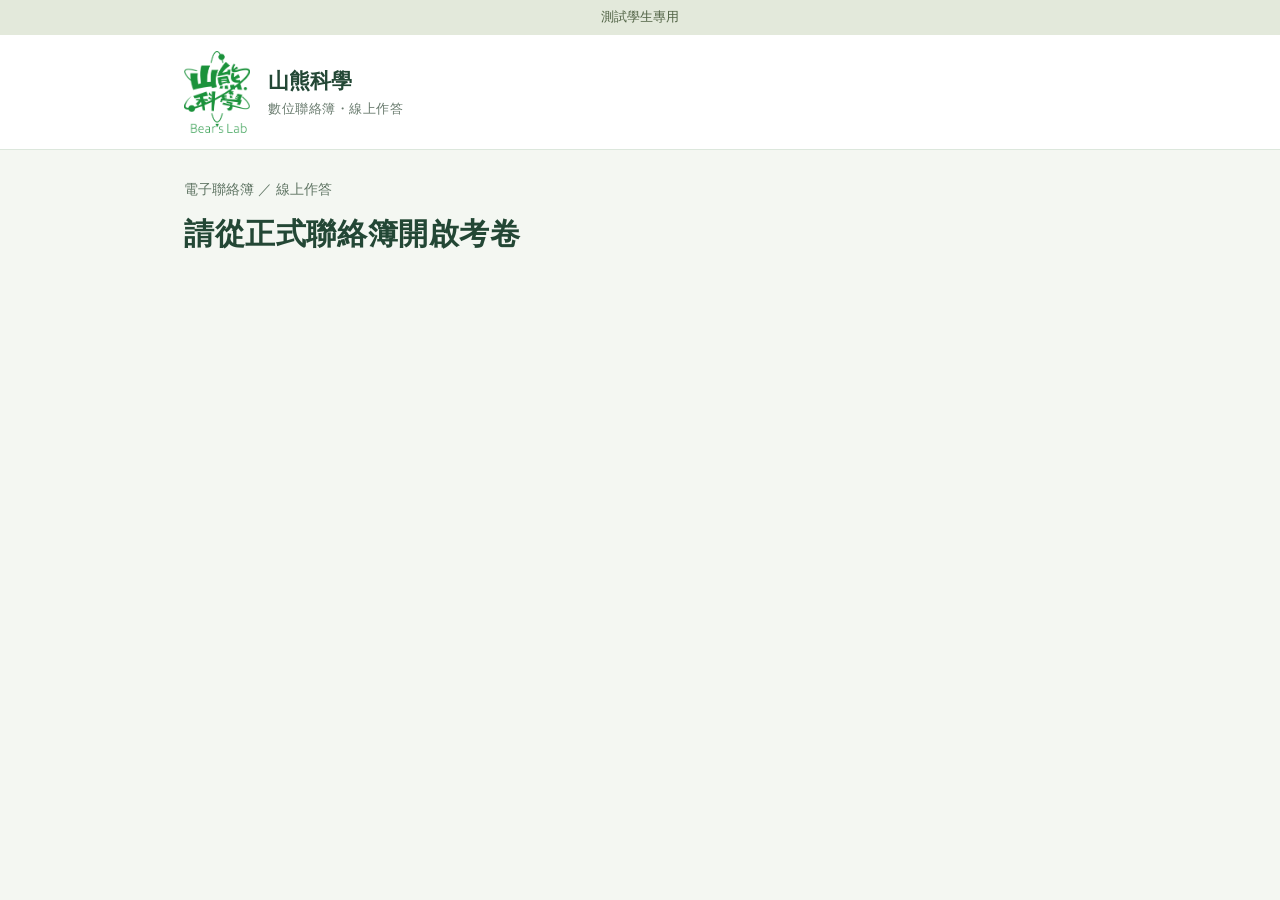
<file: gifted-exam/index.html>
<!doctype html>
<html lang="zh-Hant"><head><meta charset="utf-8"><meta name="viewport" content="width=device-width, initial-scale=1">
<meta name="robots" content="noindex,nofollow"><meta name="referrer" content="no-referrer"><title>山熊科學｜線上作答</title><link rel="icon" href="data:,">
<link rel="stylesheet" href="../gifted/app.css?v=20261116-assessment"><link rel="stylesheet" href="../gifted/student-media.css?v=20261113-reading-text">
<link rel="stylesheet" href="exam.css?v=20261118-teacher-appeal"><script defer src="../gifted/student-media-reading-sizes.js?v=20261113-reading-text"></script><script defer src="../gifted/student-media.js?v=20261113-reading-text"></script><script defer src="exam.js?v=20261120-fill-review"></script></head>
<body><div class="environment">測試學生專用</div>
<header class="assessment-header"><div class="assessment-header-inner"><div class="brand"><img src="../report-logo-green.png" alt="山熊科學 Bear’s Lab"><div>山熊科學<span>數位聯絡簿・線上作答</span></div></div></div></header>
<main><p class="eyebrow">電子聯絡簿 ／ 線上作答</p><h1 id="examTitle">讀取考卷中</h1><p class="lead" id="examLead"></p><div class="actions"><button id="questionPdf" hidden type="button">下載題目卷 PDF</button></div>
<section id="examResult" hidden><h2 id="examScore"></h2><p id="examStatus"></p><div class="actions"><button id="answerPdf" type="button" hidden>下載解答卷 PDF</button><button id="checkReceipt" type="button" hidden>更新批改／回報狀態</button><button id="openTrial" type="button" hidden>開啟獨立測試卷</button></div></section>
<section id="answerSection" hidden><div class="section-heading"><h2 id="answerHeading">本次作答</h2><span id="count"></span></div>
<div class="question-nav"><button id="previous">上一題</button><label>題號<select id="question"></select></label><button id="next">下一題</button></div>
<div id="questionCard" class="student-question"></div><div id="answerGrid"></div></section>
<section id="submitSection" hidden><h2>確認後交卷</h2><label class="check"><input type="checkbox" id="blanks">確認未答題以留白送出</label>
<div class="actions"><button id="submit" class="primary">交卷並看結果</button></div></section>
<p id="examError" role="alert"></p></main>
<dialog id="confirmSubmission" aria-labelledby="confirmHeading"><form method="dialog">
<h2 id="confirmHeading">確定交卷？</h2><p>這份考卷只能交卷一次。送出後若需要更正，請從聯絡簿聯絡老師。</p>
<div class="actions"><button value="cancel" autofocus>取消</button><button value="submit" class="primary">確定交卷</button></div>
</form></dialog></body></html>
</file>
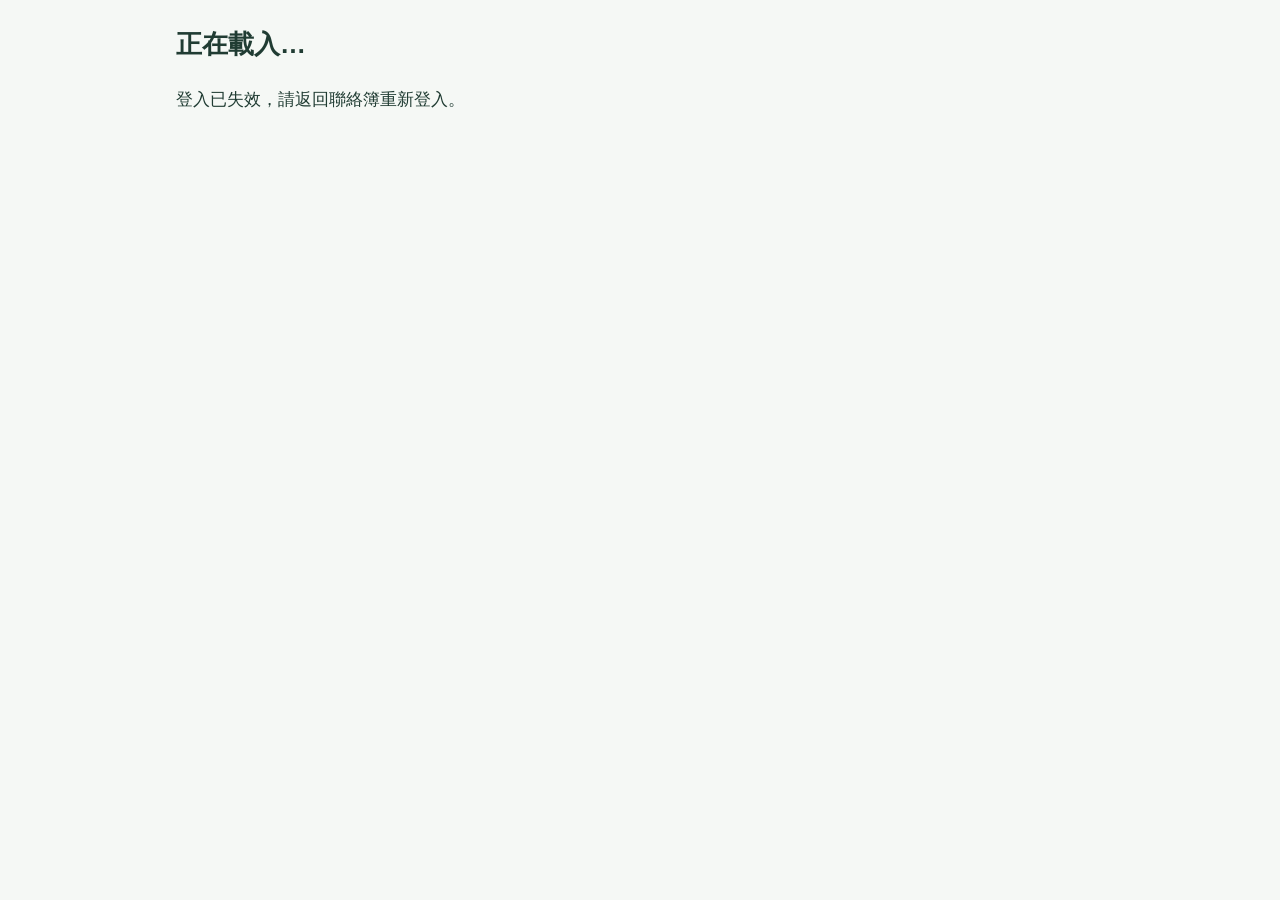
<file: gifted-library/index.html>
<!doctype html><html lang="zh-Hant"><head><meta charset="utf-8"><meta name="viewport" content="width=device-width,initial-scale=1"><meta name="robots" content="noindex,nofollow"><meta name="referrer" content="no-referrer"><title>複習題本／模擬試題</title><link rel="stylesheet" href="../gifted/student-media.css?v=20261122-first-open"><link rel="stylesheet" href="gifted_library_question-renderer.css?v=20261110-all-image-options"><link rel="stylesheet" href="app.css?v=20261128-fill-appeals"></head><body data-gifted-library><main><header><h1 id="title">正在載入…</h1><p id="name"></p><p id="status" role="status"></p><button id="retryRead" type="button" hidden>重試</button></header><button id="rounds" type="button" hidden>返回回次清單</button><section id="list" hidden></section><section id="paper" hidden><p id="summary"></p><button id="reload" type="button">重新載入圖文</button><div id="questions"></div><section id="actions"><label class="blank-check"><input id="blanks" type="checkbox">我已確認，未填題目按空白計算</label><div class="actions"><button id="save" type="button">儲存草稿</button><button id="submit" type="button">送出並對答案</button></div></section><p id="result" role="status"></p><section id="questionResults" aria-labelledby="questionResultsTitle" hidden><h2 id="questionResultsTitle">逐題答案格</h2><p>紅底是需要訂正的答案。</p><div id="resultGrid"></div></section></section></main><script src="../gifted/student-media-reading-sizes.js?v=20261113-reading-text"></script><script src="../gifted/student-media.js?v=20261122-first-open"></script><script src="gifted_library_question-renderer.js?v=20261110-all-image-options"></script><script src="answer-inputs.js?v=20261128-fill-appeals"></script><script src="fill-state.js?v=20261128-fill-appeals"></script><script src="result-grid.js?v=20261128-fill-appeals"></script><script src="app.js?v=20261128-fill-appeals"></script></body></html>
</file>
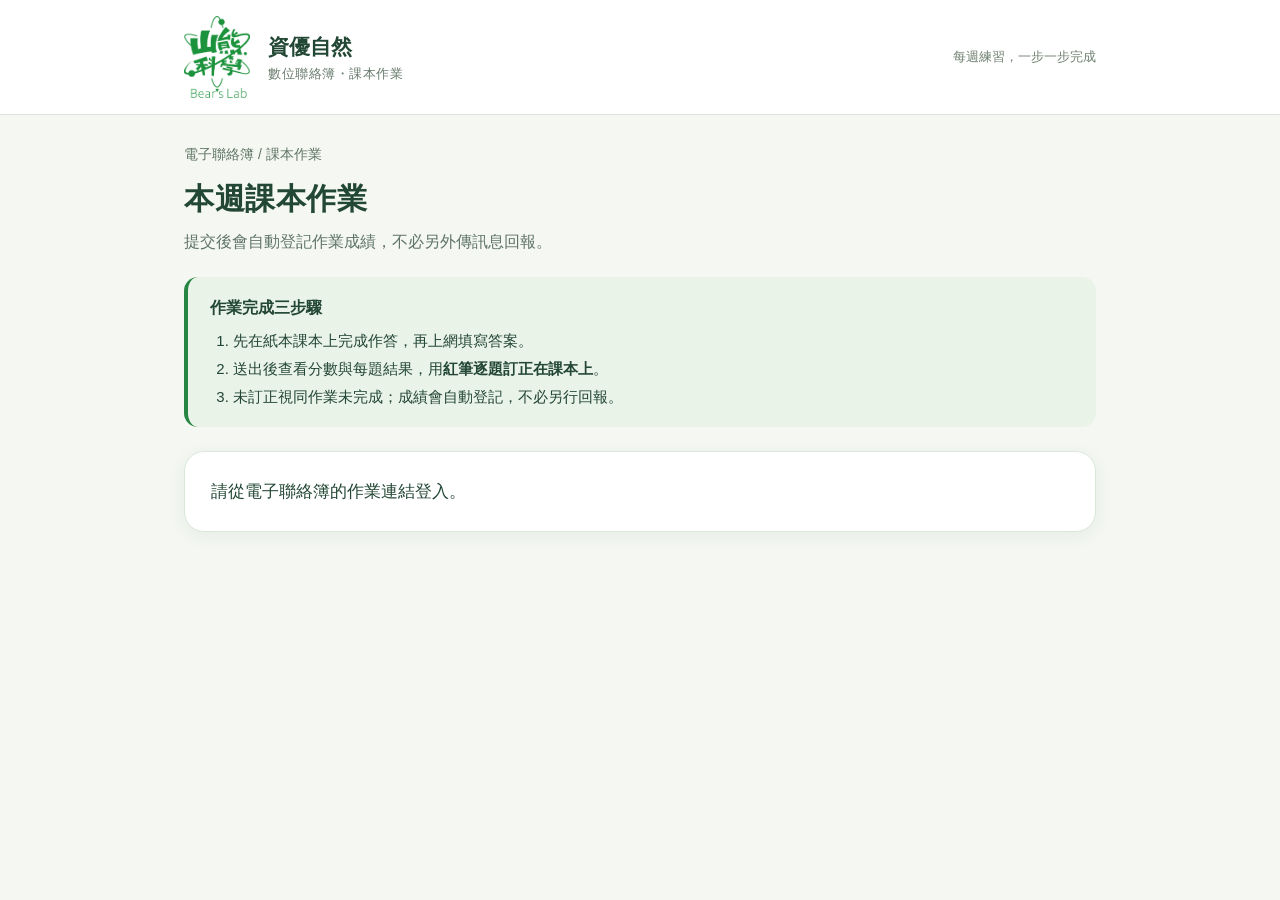
<file: gifted/index.html>
<!doctype html><html lang="zh-Hant"><head><meta charset="utf-8"><meta name="viewport" content="width=device-width,initial-scale=1"><link rel="icon" href="../ebook-icon-192.png">
<title>資優自然｜課本作業</title><link rel="stylesheet" href="app.css?v=20261122-homework-media"><link rel="stylesheet" href="student-media.css?v=20261122-first-open"><link rel="stylesheet" href="gifted-result.css?v=20261011-owner-content"><link rel="stylesheet" href="gifted-proper-names.css?v=20261016-names"></head><body data-gifted-production="true">

<header class="assessment-header"><div class="assessment-header-inner"><div class="brand"><img src="../report-logo-green.png" alt="山熊科學 Bear’s Lab"><div>資優自然<span>數位聯絡簿・課本作業</span></div></div><span class="brand-note">每週練習，一步一步完成</span></div></header>
<main id="student" hidden><p class="eyebrow">電子聯絡簿 / 課本作業</p><h1>本週課本作業</h1><p class="lead">提交後會自動登記作業成績，不必另外傳訊息回報。</p><aside class="homework-reminder" aria-label="作業提醒"><strong>作業完成三步驟</strong><ol><li>先在紙本課本上完成作答，再上網填寫答案。</li><li>送出後查看分數與每題結果，用<strong>紅筆逐題訂正在課本上</strong>。</li><li>未訂正視同作業未完成；成績會自動登記，不必另行回報。</li></ol></aside><section id="login"><p>正在讀取作業…</p></section><div id="workspace" hidden><section><div class="section-heading"><h2 id="studentTitle"></h2><span id="studentName" class="tag"></span></div><p id="assignmentInfo"></p><div id="summary" role="status" aria-live="polite" aria-atomic="true"></div><div class="grade-status-row"><p id="gradeRefreshStatus" role="status"></p><button id="refreshSummary" class="quiet-button" type="button" hidden>重新確認成績</button></div><p id="studentStatus" role="status"></p></section><section id="conflict" hidden><h2>答案版本需要確認</h2><p>本機答案已保留，請選擇要使用的版本。</p><div id="comparison"></div><div class="actions"><button id="useServer">使用已保存版本</button><button id="keepLocal">保留本機答案</button></div></section><section id="resultSection" hidden><h2 id="resultTitle">每題作答結果</h2><p id="receipt" role="status"></p><p id="resultStatus" role="status"></p><button id="reloadResult" type="button" class="quiet-button" hidden>重新載入結果</button><div id="result"></div></section><section id="answerSection"><div class="section-heading"><h2>本次作答</h2><span id="count"></span></div><div class="question-nav"><button id="previous">上一題</button><label>課本題號<select id="question"></select></label><button id="next">下一題</button></div><div id="questionCard" class="student-question"></div><div id="answerGrid"></div><p id="answerGridHelp" hidden>紅底是需要訂正的題目，請用紅筆訂正在課本上。</p></section><section id="submitSection"><h2>確認後提交</h2><label class="check"><input type="checkbox" id="blanks">確認未答題以留白送出</label><div class="actions"><button id="save">儲存草稿</button><button id="submit" class="primary">提交本週作業</button><button id="retry" hidden>重試原本的送出</button></div></section><section id="correctionRequest" hidden></section></div></main><p id="error" role="alert"></p>
<script src="gifted-proper-names.js?v=20261017-name-audit"></script><script src="student-media-reading-sizes.js?v=20261113-reading-text"></script><script src="student-media.js?v=20261122-first-open"></script><script src="answer-outbox.js"></script><script src="answer-retry.js?v=20261012-auto-retry"></script><script src="media-refresh.js?v=20261122-inline-first-image"></script><script src="transport.js"></script><script src="grade-refresh.js?v=20261010-auto-status"></script><script src="correction-request.js?v=20261122-first-open"></script><script src="gifted-result.js?v=20261018-bio8"></script><script src="app.js?v=20261122-first-open"></script></body></html>
</file>
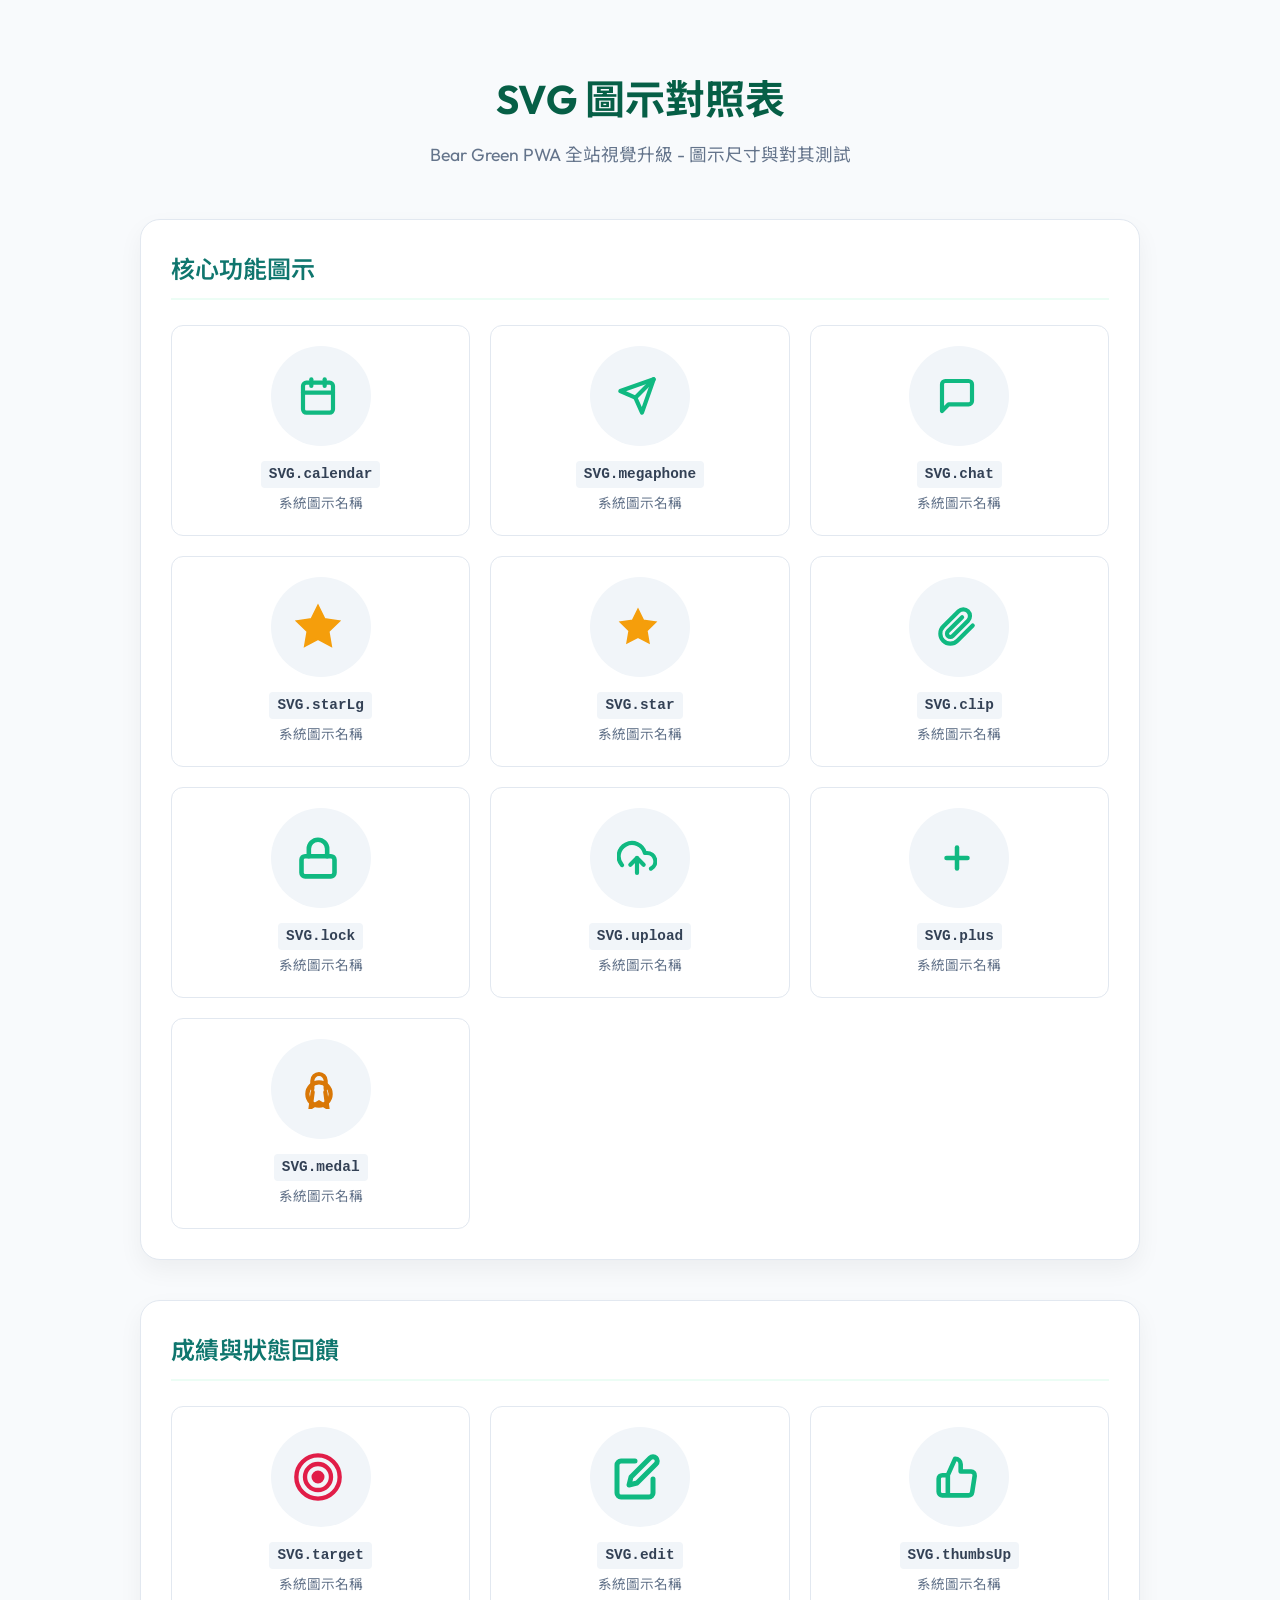
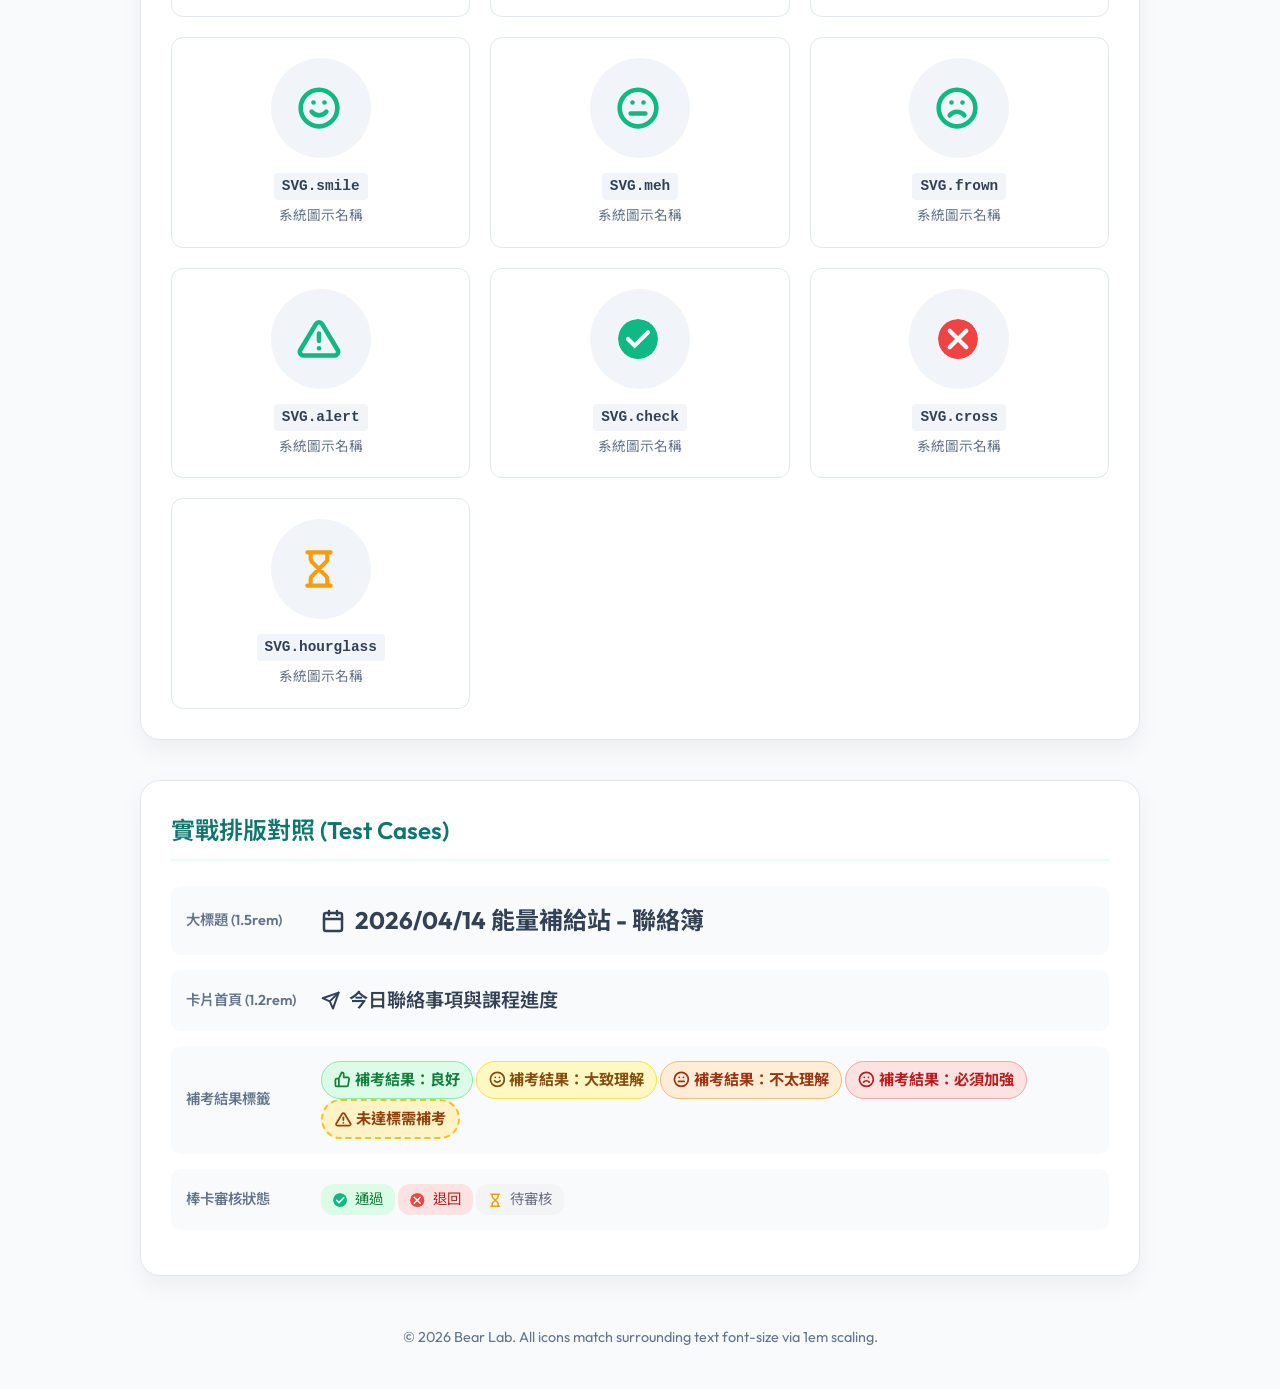
<file: icon_preview.html>
<!DOCTYPE html>
<html lang="zh-TW">
<head>
    <meta charset="UTF-8">
    <meta name="viewport" content="width=device-width, initial-scale=1.0">
    <title>Bear Green PWA - SVG 圖示對照表</title>
    <link href="https://fonts.googleapis.com/css2?family=Outfit:wght@300;400;600&family=Noto+Sans+TC:wght@400;700&display=swap" rel="stylesheet">
    <style>
        :root {
            --primary: #10b981;
            --bg: #f8fafc;
            --card-bg: #ffffff;
            --text-main: #334155;
            --text-sub: #64748b;
            --border: #e2e8f0;
        }

        body {
            font-family: 'Outfit', 'Noto Sans TC', sans-serif;
            background-color: var(--bg);
            color: var(--text-main);
            margin: 0;
            padding: 40px 20px;
            line-height: 1.6;
        }

        .container {
            max-width: 1000px;
            margin: 0 auto;
        }

        header {
            text-align: center;
            margin-bottom: 50px;
        }

        h1 {
            font-size: 2.5rem;
            color: #065f46;
            margin-bottom: 10px;
        }

        .subtitle {
            font-size: 1.1rem;
            color: var(--text-sub);
        }

        .section {
            background: var(--card-bg);
            border-radius: 20px;
            padding: 30px;
            margin-bottom: 40px;
            box-shadow: 0 10px 25px rgba(0,0,0,0.05);
            border: 1px solid var(--border);
        }

        .section-title {
            font-size: 1.5rem;
            font-weight: 600;
            margin-bottom: 25px;
            padding-bottom: 10px;
            border-bottom: 2px solid #ecfdf5;
            color: #0f766e;
            display: flex;
            align-items: center;
            gap: 10px;
        }

        .icon-grid {
            display: grid;
            grid-template-columns: repeat(auto-fill, minmax(220px, 1fr));
            gap: 20px;
        }

        .icon-card {
            border: 1px solid var(--border);
            border-radius: 12px;
            padding: 20px;
            display: flex;
            flex-direction: column;
            align-items: center;
            text-align: center;
            transition: transform 0.2s, box-shadow 0.2s;
            background: #fff;
        }

        .icon-card:hover {
            transform: translateY(-5px);
            box-shadow: 0 5px 15px rgba(0,0,0,0.08);
            border-color: var(--primary);
        }

        .icon-preview {
            font-size: 2.5rem; /* SVG usually inherits font-size via 1em */
            margin-bottom: 15px;
            padding: 20px;
            background: #f1f5f9;
            border-radius: 50%;
            height: 60px;
            width: 60px;
            display: flex;
            align-items: center;
            justify-content: center;
            color: var(--primary);
        }

        .icon-name {
            font-weight: 600;
            font-family: monospace;
            background: #f1f5f9;
            padding: 2px 8px;
            border-radius: 4px;
            font-size: 0.9rem;
            margin-bottom: 5px;
        }

        .icon-label {
            font-size: 0.85rem;
            color: var(--text-sub);
        }

        /* Demo cases */
        .demo-row {
            display: flex;
            align-items: center;
            gap: 15px;
            margin-bottom: 15px;
            padding: 15px;
            background: #f8fafc;
            border-radius: 10px;
        }

        .demo-label {
            min-width: 120px;
            font-weight: 600;
            font-size: 0.9rem;
            color: var(--text-sub);
        }

        .demo-content {
            flex-grow: 1;
        }

        .text-xl { font-size: 1.5rem; font-weight: bold; }
        .text-lg { font-size: 1.2rem; font-weight: 600; }
        .text-base { font-size: 1rem; }
        .text-sm { font-size: 0.85rem; }

        .makeup-tag {
            display: inline-flex;
            align-items: center;
            padding: 6px 12px;
            border-radius: 20px;
            font-weight: bold;
            font-size: 0.95rem;
        }
        .tag-green { background: #dcfce7; color: #15803d; border: 1px solid #86efac; }
        .tag-yellow { background: #fef9c3; color: #854d0e; border: 1px solid #fde047; }
        .tag-orange { background: #ffedd5; color: #9a3412; border: 1px solid #fdba74; }
        .tag-red { background: #fee2e2; color: #b91c1c; border: 1px solid #fca5a5; }
        .tag-warning { background: #fef3c7; color: #92400e; border: 2px dashed #fbbf24; }

        .sticker-status {
            padding: 4px 12px;
            border-radius: 12px;
            font-size: 0.9rem;
            display: inline-flex;
            align-items: center;
            gap: 5px;
        }
        .status-approved { background: #dcfce7; color: #15803d; }
        .status-rejected { background: #fee2e2; color: #b91c1c; }
        .status-pending { background: #f3f4f6; color: #6b7280; }

        footer {
            text-align: center;
            margin-top: 50px;
            color: var(--text-sub);
            font-size: 0.9rem;
        }
    </style>
</head>
<body>

<div class="container">
    <header>
        <h1>SVG 圖示對照表</h1>
        <div class="subtitle">Bear Green PWA 全站視覺升級 - 圖示尺寸與對其測試</div>
    </header>

    <div class="section">
        <div class="section-title">核心功能圖示</div>
        <div class="icon-grid" id="main-icons"></div>
    </div>

    <div class="section">
        <div class="section-title">成績與狀態回饋</div>
        <div class="icon-grid" id="status-icons"></div>
    </div>

    <div class="section">
        <div class="section-title">實戰排版對照 (Test Cases)</div>
        
        <div class="demo-row">
            <div class="demo-label">大標題 (1.5rem)</div>
            <div class="demo-content text-xl" id="demo-h1"></div>
        </div>

        <div class="demo-row">
            <div class="demo-label">卡片首頁 (1.2rem)</div>
            <div class="demo-content text-lg" id="demo-h2"></div>
        </div>

        <div class="demo-row">
            <div class="demo-label">補考結果標籤</div>
            <div class="demo-content" id="demo-tags"></div>
        </div>

        <div class="demo-row">
            <div class="demo-label">棒卡審核狀態</div>
            <div class="demo-content" id="demo-status"></div>
        </div>
    </div>

    <footer>
        &copy; 2026 Bear Lab. All icons match surrounding text font-size via 1em scaling.
    </footer>
</div>

<script>
    const SVG = {
        calendar:  "<svg width='1em' height='1em' viewBox='0 0 24 24' fill='none' stroke='currentColor' stroke-width='2.5' stroke-linecap='round' stroke-linejoin='round' style='vertical-align:-0.15em;margin-right:5px'><rect x='3' y='4' width='18' height='18' rx='2'/><line x1='16' y1='2' x2='16' y2='6'/><line x1='8' y1='2' x2='8' y2='6'/><line x1='3' y1='10' x2='21' y2='10'/></svg>",
        megaphone: "<svg width='1em' height='1em' viewBox='0 0 24 24' fill='none' stroke='currentColor' stroke-width='2.5' stroke-linecap='round' stroke-linejoin='round' style='vertical-align:-0.15em;margin-right:5px'><path d='M22 2L11 13'/><path d='M22 2L15 22 11 13 2 9l20-7z'/></svg>",
        chat:      "<svg width='1em' height='1em' viewBox='0 0 24 24' fill='none' stroke='currentColor' stroke-width='2.5' stroke-linecap='round' stroke-linejoin='round' style='vertical-align:-0.15em;margin-right:5px'><path d='M21 15a2 2 0 0 1-2 2H7l-4 4V5a2 2 0 0 1 2-2h14a2 2 0 0 1 2 2z'/></svg>",
        star:      "<svg width='1em' height='1em' viewBox='0 0 24 24' fill='#f59e0b' stroke='#f59e0b' stroke-width='1.5' style='vertical-align:-0.15em;margin-right:3px'><polygon points='12 2 15.09 8.26 22 9.27 17 14.14 18.18 21.02 12 17.77 5.82 21.02 7 14.14 2 9.27 8.91 8.26 12 2'/></svg>",
        starLg:    "<svg width='1.2em' height='1.2em' viewBox='0 0 24 24' fill='#f59e0b' stroke='#f59e0b' stroke-width='1.5' style='vertical-align:-0.2em;margin-right:6px'><polygon points='12 2 15.09 8.26 22 9.27 17 14.14 18.18 21.02 12 17.77 5.82 21.02 7 14.14 2 9.27 8.91 8.26 12 2'/></svg>",
        clip:      "<svg width='1em' height='1em' viewBox='0 0 24 24' fill='none' stroke='currentColor' stroke-width='2.5' stroke-linecap='round' stroke-linejoin='round' style='vertical-align:-0.15em;margin-right:4px'><path d='M21.44 11.05l-9.19 9.19a6 6 0 0 1-8.49-8.49l9.19-9.19a4 4 0 0 1 5.66 5.66l-9.2 9.19a2 2 0 0 1-2.83-2.83l8.49-8.48'/></svg>",
        target:    "<svg width='1.3em' height='1.3em' viewBox='0 0 24 24' fill='none' stroke='#e11d48' stroke-width='2' stroke-linecap='round' style='vertical-align:-0.3em;margin-right:6px'><circle cx='12' cy='12' r='10'/><circle cx='12' cy='12' r='6'/><circle cx='12' cy='12' r='2' fill='#e11d48'/></svg>",
        edit:      "<svg width='1.2em' height='1.2em' viewBox='0 0 24 24' fill='none' stroke='currentColor' stroke-width='2.5' stroke-linecap='round' stroke-linejoin='round' style='vertical-align:-0.25em;margin-right:6px'><path d='M11 4H4a2 2 0 0 0-2 2v14a2 2 0 0 0 2 2h14a2 2 0 0 0 2-2v-7'/><path d='M18.5 2.5a2.121 2.121 0 0 1 3 3L12 15l-4 1 1-4 9.5-9.5z'/></svg>",
        check:     "<svg width='1em' height='1em' viewBox='0 0 24 24' fill='none' style='vertical-align:-0.15em;margin-right:3px;border-radius:50%'><circle cx='12' cy='12' r='12' fill='#10b981'/><polyline points='6 12 10 16 18 8' stroke='white' stroke-width='2.5' fill='none' stroke-linecap='round'/></svg>",
        cross:     "<svg width='1em' height='1em' viewBox='0 0 24 24' fill='none' style='vertical-align:-0.15em;margin-right:3px;border-radius:50%'><circle cx='12' cy='12' r='12' fill='#ef4444'/><line x1='7' y1='7' x2='17' y2='17' stroke='white' stroke-width='2.5' stroke-linecap='round'/><line x1='7' y1='17' x2='17' y2='7' stroke='white' stroke-width='2.5' stroke-linecap='round'/></svg>",
        hourglass: "<svg width='1em' height='1em' viewBox='0 0 24 24' fill='none' stroke='#f59e0b' stroke-width='2.5' stroke-linecap='round' style='vertical-align:-0.15em;margin-right:3px'><path d='M5 22h14M5 2h14M17 22v-4.172a2 2 0 0 0-.586-1.414L12 12l-4.414 4.414A2 2 0 0 0 7 17.828V22M7 2v4.172a2 2 0 0 1 .586 1.414L12 12l4.414-4.414A2 2 0 0 0 17 6.172V2'/></svg>",
        lock:      "<svg width='1.1em' height='1.1em' viewBox='0 0 24 24' fill='none' stroke='currentColor' stroke-width='2.5' stroke-linecap='round' stroke-linejoin='round' style='vertical-align:-0.2em;margin-right:6px'><rect x='3' y='11' width='18' height='11' rx='2' ry='2'/><path d='M7 11V7a5 5 0 0 1 10 0v4'/></svg>",
        upload:    "<svg width='1em' height='1em' viewBox='0 0 24 24' fill='none' stroke='currentColor' stroke-width='2.5' stroke-linecap='round' stroke-linejoin='round' style='vertical-align:-0.15em;margin-right:5px'><polyline points='16 16 12 12 8 16'/><line x1='12' y1='12' x2='12' y2='21'/><path d='M20.39 18.39A5 5 0 0 0 18 9h-1.26A8 8 0 1 0 3 16.3'/></svg>",
        plus:      "<svg width='0.9em' height='0.9em' viewBox='0 0 24 24' fill='none' stroke='currentColor' stroke-width='3' stroke-linecap='round' style='vertical-align:-0.1em;margin-right:4px'><line x1='12' y1='5' x2='12' y2='19'/><line x1='5' y1='12' x2='19' y2='12'/></svg>",
        alert:     "<svg width='1.1em' height='1.1em' viewBox='0 0 24 24' fill='none' stroke='currentColor' stroke-width='2.5' stroke-linecap='round' stroke-linejoin='round' style='vertical-align:-0.2em;margin-right:4px'><path d='M10.29 3.86L1.82 18a2 2 0 0 0 1.71 3h16.94a2 2 0 0 0 1.71-3L13.71 3.86a2 2 0 0 0-3.42 0z'/><line x1='12' y1='9' x2='12' y2='13'/><line x1='12' y1='17' x2='12.01' y2='17'/></svg>",
        smile:     "<svg width='1.1em' height='1.1em' viewBox='0 0 24 24' fill='none' stroke='currentColor' stroke-width='2.5' stroke-linecap='round' stroke-linejoin='round' style='vertical-align:-0.2em;margin-right:4px'><circle cx='12' cy='12' r='10'/><path d='M8 14s1.5 2 4 2 4-2 4-2'/><line x1='9' y1='9' x2='9.01' y2='9'/><line x1='15' y1='9' x2='15.01' y2='9'/></svg>",
        meh:       "<svg width='1.1em' height='1.1em' viewBox='0 0 24 24' fill='none' stroke='currentColor' stroke-width='2.5' stroke-linecap='round' stroke-linejoin='round' style='vertical-align:-0.2em;margin-right:4px'><circle cx='12' cy='12' r='10'/><line x1='8' y1='15' x2='16' y2='15'/><line x1='9' y1='9' x2='9.01' y2='9'/><line x1='15' y1='9' x2='15.01' y2='9'/></svg>",
        frown:     "<svg width='1.1em' height='1.1em' viewBox='0 0 24 24' fill='none' stroke='currentColor' stroke-width='2.5' stroke-linecap='round' stroke-linejoin='round' style='vertical-align:-0.2em;margin-right:4px'><circle cx='12' cy='12' r='10'/><path d='M16 16s-1.5-2-4-2-4 2-4 2'/><line x1='9' y1='9' x2='9.01' y2='9'/><line x1='15' y1='9' x2='15.01' y2='9'/></svg>",
        thumbsUp:  "<svg width='1.1em' height='1.1em' viewBox='0 0 24 24' fill='none' stroke='currentColor' stroke-width='2.5' stroke-linecap='round' stroke-linejoin='round' style='vertical-align:-0.2em;margin-right:4px'><path d='M14 9V5a3 3 0 0 0-3-3l-4 9v11h11.28a2 2 0 0 0 2-1.7l1.38-9a2 2 0 0 0-2-2.3zM7 22H4a2 2 0 0 1-2-2v-7a2 2 0 0 1 2-2h3'/></svg>",
        medal:     "<svg width='1em' height='1em' viewBox='0 0 24 24' fill='none' stroke='#d97706' stroke-width='2.5' stroke-linecap='round' style='vertical-align:-0.15em;margin-right:4px'><circle cx='12' cy='15' r='7'/><polyline points='8.21 13.89 7 23 12 20 17 23 15.79 13.88'/><path d='M8 12V7a4 4 0 0 1 8 0v5'/></svg>",
    };

    const mainList = ['calendar', 'megaphone', 'chat', 'starLg', 'star', 'clip', 'lock', 'upload', 'plus', 'medal'];
    const statusList = ['target', 'edit', 'thumbsUp', 'smile', 'meh', 'frown', 'alert', 'check', 'cross', 'hourglass'];

    function createCards(list, containerId) {
        const container = document.getElementById(containerId);
        list.forEach(key => {
            const card = document.createElement('div');
            card.className = 'icon-card';
            card.innerHTML = `
                <div class="icon-preview">${SVG[key]}</div>
                <div class="icon-name">SVG.${key}</div>
                <div class="icon-label">系統圖示名稱</div>
            `;
            container.appendChild(card);
        });
    }

    createCards(mainList, 'main-icons');
    createCards(statusList, 'status-icons');

    // Demos
    document.getElementById('demo-h1').innerHTML = SVG.calendar + " 2026/04/14 能量補給站 - 聯絡簿";
    document.getElementById('demo-h2').innerHTML = SVG.megaphone + " 今日聯絡事項與課程進度";
    
    document.getElementById('demo-tags').innerHTML = `
        <div class="makeup-tag tag-green">${SVG.thumbsUp} 補考結果：良好</div>
        <div class="makeup-tag tag-yellow">${SVG.smile} 補考結果：大致理解</div>
        <div class="makeup-tag tag-orange">${SVG.meh} 補考結果：不太理解</div>
        <div class="makeup-tag tag-red">${SVG.frown} 補考結果：必須加強</div>
        <div class="makeup-tag tag-warning">${SVG.alert} 未達標需補考</div>
    `;

    document.getElementById('demo-status').innerHTML = `
        <div class="sticker-status status-approved">${SVG.check} 通過</div>
        <div class="sticker-status status-rejected">${SVG.cross} 退回</div>
        <div class="sticker-status status-pending">${SVG.hourglass} 待審核</div>
    `;
</script>

</body>
</html>
</file>
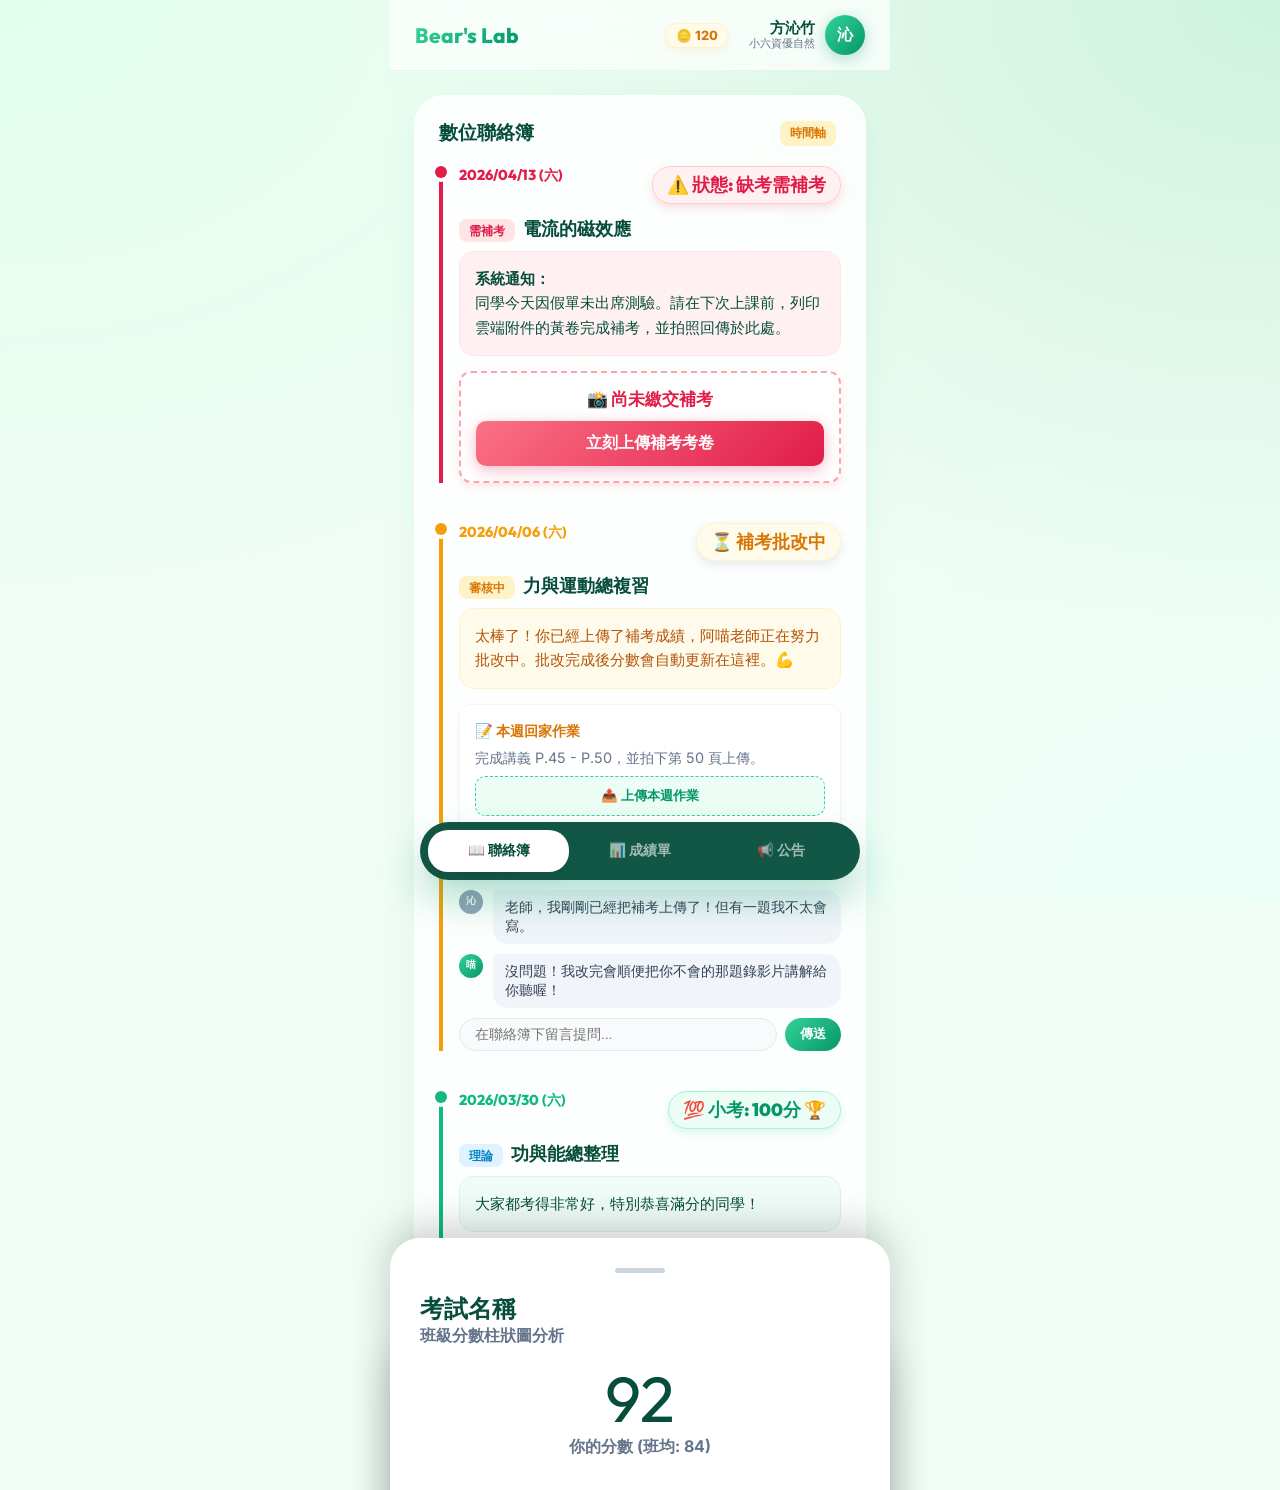
<file: modern_demo.html>
<!DOCTYPE html>
<html lang="zh-TW">
<head>
    <meta charset="UTF-8">
    <meta name="viewport" content="width=device-width, initial-scale=1.0, maximum-scale=1.0, user-scalable=no">
    <title>山熊科學｜新世代聯絡簿 (Bear Green Demo)</title>
    <link rel="preconnect" href="https://fonts.googleapis.com">
    <link rel="preconnect" href="https://fonts.gstatic.com" crossorigin>
    <link href="https://fonts.googleapis.com/css2?family=Inter:wght@400;500;600;800&family=Outfit:wght@500;700;900&display=swap" rel="stylesheet">
    <style>
        :root {
            /* 🌲 山熊科學綠色系 (Bear Green Palette) */
            --bg-color: #f0fdf4; /* 極淡的薄荷綠背景 */
            --surface-color: rgba(255, 255, 255, 0.85);
            --surface-border: rgba(255, 255, 255, 0.6);
            /* 主漸層：翠綠到深綠 */
            --primary-gradient: linear-gradient(135deg, #34d399 0%, #059669 100%);
            /* 蜂蜜金漸層（搭配綠色很美，作為點綴） */
            --secondary-gradient: linear-gradient(135deg, #fbbf24 0%, #f59e0b 100%);
            --danger-gradient: linear-gradient(135deg, #fb7185 0%, #e11d48 100%);
            --warning-gradient: linear-gradient(135deg, #fcd34d 0%, #f59e0b 100%);
            
            --text-main: #064e3b; /* 極深的墨綠色代替純黑 */
            --text-muted: #64748b;
            --shadow-subtle: 0 10px 40px -10px rgba(5, 150, 105, 0.1);
            --blur: blur(20px);
            --radius-lg: 30px;
            --radius-md: 20px;
        }

        * { box-sizing: border-box; -webkit-tap-highlight-color: transparent; }

        body {
            font-family: 'Inter', sans-serif; background-color: var(--bg-color); margin: 0; padding: 0; min-height: 100vh; color: var(--text-main);
            /* 隱約的綠色光暈背景 */
            background-image: 
                radial-gradient(at 0% 0%, hsla(147, 100%, 94%, 1) 0, transparent 50%), 
                radial-gradient(at 100% 0%, hsla(147, 60%, 88%, 1) 0, transparent 50%), 
                radial-gradient(at 100% 100%, hsla(160, 100%, 96%, 1) 0, transparent 50%);
            background-attachment: fixed; overflow-x: hidden; display: flex; flex-direction: column; align-items: center;
        }

        /* 數字超美字體來自這裡 */
        h1, h2, h3, .number-display, .btn { font-family: 'Outfit', 'Inter', sans-serif; }

        .glass-header {
            position: sticky; top: 0; z-index: 90; width: 100%; max-width: 500px; background: rgba(255, 255, 255, 0.7); backdrop-filter: var(--blur); -webkit-backdrop-filter: var(--blur);
            border-bottom: 1px solid rgba(16, 185, 129, 0.1); padding: 15px 25px; display: flex; justify-content: space-between; align-items: center;
        }

        .header-title { font-size: 1.3rem; font-weight: 800; background: var(--primary-gradient); -webkit-background-clip: text; -webkit-text-fill-color: transparent; margin: 0; }
        
        /* 🐻 小熊幣 (榮譽系統) */
        .bear-coin { background: #fffbeb; border: 1px solid #fef3c7; color: #d97706; padding: 4px 10px; border-radius: 20px; font-weight: 800; font-size: 0.8rem; display: flex; align-items: center; gap: 4px; box-shadow: 0 4px 10px rgba(245, 158, 11, 0.1); margin-right: 10px;}
        
        .user-profile { display: flex; align-items: center; gap: 10px; }
        .avatar { width: 40px; height: 40px; border-radius: 50%; background: var(--primary-gradient); display: flex; align-items: center; justify-content: center; color: white; font-weight: bold; box-shadow: 0 4px 15px rgba(5, 150, 105, 0.3); }
        
        .app-container { width: 100%; max-width: 500px; padding: 24px; padding-bottom: 120px; flex: 1; }
        
        .tab-content { display: none; animation: fadeIn 0.4s ease forwards; }
        .tab-content.active { display: block; }
        @keyframes fadeIn { from { opacity: 0; transform: translateY(10px); } to { opacity: 1; transform: translateY(0); } }

        .glass-card { background: var(--surface-color); backdrop-filter: var(--blur); border: 1px solid white; border-radius: var(--radius-lg); padding: 24px; margin-bottom: 24px; box-shadow: var(--shadow-subtle); transition: 0.3s; position: relative; overflow: hidden; }
        .glass-card:active { transform: scale(0.98); }
        .section-title { font-size: 1.2rem; font-weight: 900; margin: 0 0 20px 0; display: flex; justify-content: space-between; align-items: center; }
        
        /* 聯絡簿 Feed 樣式 */
        .feed-post { border-left: 4px solid #10b981; padding-left: 16px; margin-bottom: 40px; position: relative; }
        .feed-post::before { content: ''; position: absolute; left: -8px; top: 0; width: 12px; height: 12px; border-radius: 50%; background: #10b981; box-shadow: 0 0 0 4px white; }
        .feed-post-danger { border-left-color: #e11d48; }
        .feed-post-danger::before { background: #e11d48; }
        .feed-post-warning { border-left-color: #f59e0b; }
        .feed-post-warning::before { background: #f59e0b; }

        .feed-header { display: flex; justify-content: space-between; align-items: flex-start; margin-bottom: 12px;}
        .feed-date { font-weight: 800; color: #10b981; font-size: 0.9rem; font-family: 'Outfit'; }
        .feed-date-danger { color: #e11d48; }
        .feed-date-warning { color: #f59e0b; }
        
        /* 貼文內的小考成績膠囊 (特化加大) */
        .feed-score-pill { background: #ecfdf5; border: 1px solid #a7f3d0; color: #059669; font-weight: 900; font-size: 1.1rem; padding: 6px 14px; border-radius: 20px; display: flex; align-items: center; gap:6px; box-shadow: 0 4px 10px rgba(16, 185, 129, 0.15); font-family: 'Outfit';}
        .feed-score-pill.fail { background: #fff1f2; border-color: #fecdd3; color: #e11d48; box-shadow: 0 4px 10px rgba(225, 29, 72, 0.15); }
        .feed-score-pill.absent { background: #f1f5f9; border-color: #cbd5e1; color: #64748b; box-shadow: 0 4px 10px rgba(100, 116, 139, 0.15); }
        
        .feed-title { font-size: 1.15rem; font-weight: 800; margin: 0 0 10px 0; color: var(--text-main); }
        
        /* 分類標籤 (實驗/講說/測驗) */
        .category-tag { font-size: 0.75rem; padding: 4px 10px; border-radius: 8px; margin-right: 5px; font-weight: 800; background: #e0f2fe; color: #0284c7;}
        .category-tag.danger { background: #ffe4e6; color: #e11d48; }
        .category-tag.warning { background: #fef3c7; color: #d97706; }
        
        .feed-desc { font-size: 0.95rem; color: var(--text-main); line-height: 1.6; margin: 0 0 15px 0; background: rgba(16, 185, 129, 0.05); padding: 15px; border-radius: 15px; border: 1px solid rgba(16, 185, 129, 0.1);}
        .feed-media { width: 100%; height: 180px; background: #e2e8f0; border-radius: 15px; display: flex; align-items: center; justify-content: center; color: #94a3b8; font-size: 0.9rem; margin-bottom: 15px; overflow: hidden; position: relative;}
        
        /* 內嵌留言區 */
        .post-comments { padding-top: 15px; border-top: 1px dashed rgba(0,0,0,0.1); margin-top: 15px; }
        .comment-item { display:flex; gap:10px; margin-bottom:10px; font-size: 0.85rem;}
        .c-avatar { width: 24px; height: 24px; border-radius: 50%; background: #94a3b8; flex-shrink: 0; display:flex; align-items:center; justify-content:center; color:white; font-size:0.6rem; font-weight:bold;}
        .c-bubble { background: #f1f5f9; padding: 8px 12px; border-radius: 15px; border-top-left-radius: 4px; color: #334155; line-height:1.4; flex:1;}
        .c-input { display:flex; gap:8px; margin-top:10px;}
        .c-input input { flex:1; background:#f8fafc; border:1px solid #e2e8f0; border-radius:20px; padding:8px 15px; font-size:0.85rem; outline:none;}
        .c-input button { background:var(--primary-gradient); color:white; border:none; border-radius:20px; padding:0 15px; font-weight:bold; cursor:pointer;}

        /* 成績系統樣式 */
        .grade-item { display: flex; align-items: center; justify-content: space-between; padding: 16px; background: white; border-radius: 20px; box-shadow: 0 4px 15px rgba(0,0,0,0.03); margin-bottom: 12px; cursor: pointer; transition: 0.2s; border: 1px solid transparent;}
        .grade-item:hover { border-color: #10b981; transform: translateX(5px); }
        .g-info { flex: 1; }
        .g-title { font-weight: 800; font-size: 1rem; color: var(--text-main); margin-bottom: 4px; }
        .g-date { font-size: 0.8rem; color: var(--text-muted); }
        .g-score { font-family: 'Outfit'; font-size: 2rem; font-weight: 900; }
        .score-pass { color: #059669; }
        .score-fail { color: #ef4444; }

        /* 📊 CSS 柱狀圖 (Bar Chart) */
        .bar-chart-container { display: flex; align-items: flex-end; justify-content: space-around; height: 180px; padding-top: 30px; padding-bottom: 5px; margin-top: 10px; border-bottom: 1px solid #e2e8f0; }
        .bar-col { display: flex; flex-direction: column; justify-content: flex-end; align-items: center; gap: 8px; width: 45px; height: 100%; }
        .bar-fill { width: 100%; background: #d1fae5; border-radius: 8px 8px 0 0; transition: height 0.8s cubic-bezier(0.175, 0.885, 0.32, 1.275), background 0.3s; position: relative; height: 0%; /* 預設高度0，靠JS增長 */ }
        
        /* 標示使用者落點的發光柱子 */
        .bar-fill.active-bar { background: var(--primary-gradient); box-shadow: 0 0 15px rgba(16, 185, 129, 0.4); }
        .bar-fill::after { content: attr(data-val); position: absolute; top: -25px; width: 100%; text-align: center; font-size: 0.85rem; font-weight: 900; color: #064e3b; font-family: 'Outfit'; }
        .bar-label { font-size: 0.8rem; font-weight: 800; color: var(--text-muted); text-align: center; font-family: 'Outfit';}

        /* Bottom Nav */
        .bottom-nav { position: fixed; bottom: 20px; left: 50%; transform: translateX(-50%); width: calc(100% - 40px); max-width: 440px; background: rgba(6, 78, 59, 0.95); backdrop-filter: blur(20px); -webkit-backdrop-filter: blur(20px); border-radius: 30px; padding: 8px; display: flex; justify-content: space-between; box-shadow: 0 20px 40px rgba(5, 150, 105, 0.3); z-index: 100; }
        .nav-item { flex: 1; text-align: center; padding: 12px 0; color: rgba(255,255,255,0.6); font-size: 0.85rem; font-weight: bold; border-radius: 20px; transition: 0.3s; cursor: pointer; }
        .nav-item.active { background: white; color: #064e3b; box-shadow: 0 4px 15px rgba(0, 0, 0, 0.1); }

        /* Modal Sheets */
        .modal-overlay { position: fixed; top: 0; left: 0; width: 100vw; height: 100vh; background: rgba(0,0,0,0.4); backdrop-filter: blur(5px); z-index: 999; display: none; opacity: 0; transition: 0.3s; }
        .bottom-sheet { position: fixed; bottom: -100%; left: 50%; transform: translateX(-50%); width: 100%; max-width: 500px; max-height: 90vh; overflow-y: auto; background: #fff; border-radius: 30px 30px 0 0; padding: 30px; box-shadow: 0 -10px 40px rgba(0,0,0,0.2); z-index: 1000; transition: bottom 0.4s cubic-bezier(0.175, 0.885, 0.32, 1.275); }
        .sheet-handle { width: 50px; height: 5px; background: #cbd5e1; border-radius: 5px; margin: 0 auto 20px auto; }
        .btn-primary { width: 100%; background: var(--primary-gradient); color: white; border: none; padding: 16px; border-radius: 15px; font-size: 1.1rem; font-weight: 800; cursor: pointer; margin-top: 15px; box-shadow: 0 10px 20px rgba(16, 185, 129, 0.3); }
        
    </style>
</head>
<body>

    <header class="glass-header">
        <h1 class="header-title">Bear's Lab</h1>
        <div class="user-profile">
            <div class="bear-coin">🪙 120</div>
            <div style="text-align: right; line-height: 1.2;">
                <!-- 讀取真實資料的方沁竹狀態 -->
                <div style="font-weight: 800; font-size: 0.95rem;">方沁竹</div>
                <div style="font-size: 0.7rem; color: var(--text-muted);">小六資優自然</div>
            </div>
            <div class="avatar">沁</div>
        </div>
    </header>

    <main class="app-container">
        
        <!-- 🎯 TAB 1: 聯絡簿 Feed -->
        <div id="tab-feed" class="tab-content active">
            
            <section class="glass-card" style="margin-bottom: 40px;">
                 <div class="section-title">數位聯絡簿 <span class="category-tag" style="background:#fef3c7; color:#d97706;">時間軸</span></div>
                 
                 <!-- 最新的一天 (缺考狀態) -->
                 <div class="feed-post feed-post-danger">
                     <div class="feed-header">
                         <div class="feed-date feed-date-danger">2026/04/13 (六)</div>
                         <div class="feed-score-pill fail">⚠️ 狀態: 缺考需補考</div>
                     </div>
                     <h3 class="feed-title"><span class="category-tag danger">需補考</span> 電流的磁效應</h3>
                     
                     <div class="feed-desc" style="background: #fff1f2; border: 1px solid #ffe4e6;">
                         <strong>系統通知：</strong><br>
                         同學今天因假單未出席測驗。請在下次上課前，列印雲端附件的黃卷完成補考，並拍照回傳於此處。
                     </div>
                     
                     <div style="background: white; border-radius: 12px; padding: 15px; box-shadow: 0 4px 10px rgba(225, 29, 72, 0.1); border: 2px dashed #fda4af;">
                         <div style="color:#e11d48; font-weight:900; font-size:1.05rem; text-align:center; margin-bottom:10px;">📸 尚未繳交補考</div>
                         <button style="width:100%; background:var(--danger-gradient); border:none; padding:12px; border-radius:10px; font-weight:bold; color:white; cursor:pointer; font-size:1rem; box-shadow: 0 4px 15px rgba(225, 29, 72, 0.3);" onclick="openSheet('uploadSheet')">立刻上傳補考考卷</button>
                     </div>
                 </div>

                 <!-- 歷史紀錄 (補考已回傳，等待批改狀態) -->
                 <div class="feed-post feed-post-warning">
                     <div class="feed-header">
                         <div class="feed-date feed-date-warning">2026/04/06 (六)</div>
                         <div class="feed-score-pill absent" style="background:#fffbeb; color:#d97706; border-color:#fef3c7;">⏳ 補考批改中</div>
                     </div>
                     <h3 class="feed-title"><span class="category-tag warning">審核中</span> 力與運動總複習</h3>
                     
                     <div class="feed-desc" style="background: #fffbeb; border: 1px solid #fef3c7; color:#b45309;">
                         太棒了！你已經上傳了補考成績，阿喵老師正在努力批改中。批改完成後分數會自動更新在這裡。💪
                     </div>
                     
                     <div style="background: white; border-radius: 12px; padding: 15px; box-shadow: 0 4px 10px rgba(0,0,0,0.03); border: 1px solid #f1f5f9;">
                         <span style="color:#d97706; font-weight:800; font-size:0.9rem;">📝 本週回家作業</span><br>
                         <p style="font-size:0.9rem; margin:8px 0; color:var(--text-muted);">完成講義 P.45 - P.50，並拍下第 50 頁上傳。</p>
                         <button style="width:100%; background:#ecfdf5; border:1px dashed #34d399; padding:10px; border-radius:10px; font-weight:bold; color:#059669; cursor:pointer;" onclick="openSheet('uploadSheet')">📤 上傳本週作業</button>
                     </div>

                     <!-- 單篇聯絡簿的專屬留言區 -->
                     <div class="post-comments">
                         <div style="font-size:0.8rem; font-weight:bold; color:var(--text-muted); margin-bottom:10px;">留言區 (2)</div>
                         <div class="comment-item">
                             <div class="c-avatar">沁</div>
                             <div class="c-bubble">老師，我剛剛已經把補考上傳了！但有一題我不太會寫。</div>
                         </div>
                         <div class="comment-item">
                             <div class="c-avatar" style="background:var(--primary-gradient);">喵</div>
                             <div class="c-bubble">沒問題！我改完會順便把你不會的那題錄影片講解給你聽喔！</div>
                         </div>
                         <div class="c-input">
                             <input type="text" placeholder="在聯絡簿下留言提問...">
                             <button onclick="alert('留言送出！直接綁定這天的課程。')">傳送</button>
                         </div>
                     </div>
                 </div>

                 <!-- 歷史紀錄 (一般正常顯示成績) -->
                 <div class="feed-post" style="border-left-color: #10b981;">
                     <div class="feed-header">
                         <div class="feed-date" style="color: #10b981;">2026/03/30 (六)</div>
                         <div class="feed-score-pill">💯 小考: 100分 🏆</div>
                     </div>
                     <h3 class="feed-title"><span class="category-tag">理論</span> 功與能總整理</h3>
                     <div class="feed-desc" style="background: rgba(16, 185, 129, 0.05);">
                         大家都考得非常好，特別恭喜滿分的同學！
                     </div>
                     
                     <div style="color:#059669; font-size:0.85rem; font-weight:bold; cursor:pointer;">展開留言 (0) ▾</div>
                 </div>
            </section>
        </div>


        <!-- 🎯 TAB 2: 成績與分析系統 -->
        <div id="tab-grades" class="tab-content">
            <h2 class="section-title">成績與趨勢分析</h2>
            
            <div class="grade-item" onclick="openGradeBarChart('電流的磁效應小考', 92, 84.2, 2, 6, 12, 4)">
                <div class="g-info">
                    <div class="g-title">電流的磁效應小考</div>
                    <div class="g-date">04/13 • 點擊看分佈圖</div>
                </div>
                <div class="g-score score-pass">92</div>
            </div>

            <div class="grade-item" onclick="openGradeBarChart('牛頓定律總複習', 100, 75.3, 5, 8, 10, 2)">
                <div class="g-info">
                    <div class="g-title">牛頓定律總複習</div>
                    <div class="g-date">04/06 • 點擊看分佈圖 <span>🏆</span></div>
                </div>
                <div class="g-score" style="background: var(--secondary-gradient); -webkit-background-clip: text; -webkit-text-fill-color: transparent;">100</div>
            </div>

            <div class="grade-item">
                <div class="g-info" onclick="openGradeBarChart('力矩與靜力平衡', 65, 70.1, 8, 10, 5, 1)">
                    <div class="g-title">力矩與靜力平衡</div>
                    <div class="g-date" style="color:#e11d48;">03/23 • (未達標)</div>
                </div>
                <div style="display:flex; flex-direction:column; align-items:flex-end; gap:8px;">
                    <div class="g-score score-fail" style="color:#e11d48;">65</div>
                    <button class="btn-makeup" style="background:var(--danger-gradient); color:white; border:none; padding:6px 12px; border-radius:15px; font-weight:bold; font-size:0.75rem;">補考回傳</button>
                </div>
            </div>
        </div>

        <!-- 🎯 TAB 3: 公告區塊 -->
        <div id="tab-announcements" class="tab-content">
            <h2 class="section-title">班級公告與行事曆</h2>
            
            <section class="glass-card" style="border-left: 4px solid #f59e0b;">
                <div style="font-weight: 900; font-size: 1.1rem; color: #b45309; margin-bottom: 8px;">📢 補習班重要公告</div>
                <div style="font-size: 0.8rem; color: var(--text-muted); margin-bottom: 10px;">發布於 2026/04/10</div>
                <div style="font-size: 0.95rem; line-height: 1.6; color: var(--text-main);">
                    各位家長您好，下週適逢段考週，本班將於週六下午 14:00 - 17:00 開放自習教室，有老師駐點解題，歡迎同學多加上網登記劃位！
                </div>
            </section>
            
            <section class="glass-card" style="border-left: 4px solid #3b82f6;">
                <div style="font-weight: 900; font-size: 1.1rem; color: #1d4ed8; margin-bottom: 8px;">📅 下期學費繳納提醒</div>
                <div style="font-size: 0.8rem; color: var(--text-muted); margin-bottom: 10px;">發布於 2026/04/05</div>
                <div style="font-size: 0.95rem; line-height: 1.6; color: var(--text-main);">
                    五月份的學費帳單已經產出，請各位家長撥空透過下方連結，或至補習班櫃檯繳交。
                </div>
                <button class="btn-primary" style="margin-top: 15px; background: #eff6ff; color: #2563eb; box-shadow: none; border: 1px solid #bfdbfe; font-size: 1rem;">查看電子帳單</button>
            </section>
        </div>

    </main>

    <!-- 底部導航 Bar -->
    <div class="bottom-nav">
        <div class="nav-item active" onclick="switchTab('feed', this)">📖 聯絡簿</div>
        <div class="nav-item" onclick="switchTab('grades', this)">📊 成績單</div>
        <div class="nav-item" onclick="switchTab('announcements', this)">📢 公告</div>
    </div>


    <!-- ============================================== -->
    <!-- 下方滑出式浮層 (Bottom Sheets) -->
    <!-- ============================================== -->
    <div class="modal-overlay" id="overlay" onclick="closeSheets()"></div>

    <!-- 上傳作業/補考面板 -->
    <div class="bottom-sheet" id="uploadSheet">
        <div class="sheet-handle"></div>
        <h2 style="margin:0 0 5px 0;">上傳檔案</h2>
        <p style="color:var(--text-muted); font-size:0.9rem; margin-bottom:20px;">上傳作業還能賺取小熊幣獎勵喔！</p>
        
        <div style="border: 2px dashed #a7f3d0; border-radius: 15px; padding: 40px 20px; text-align: center; color: #059669; background: #ecfdf5; cursor:pointer;">
            <div style="font-size:3rem; margin-bottom:10px;">📸</div>
            <div style="font-weight:900; font-size:1.2rem;">點擊開啟相機拍照</div>
            <div style="font-size:0.9rem; margin-top:5px; font-weight:bold;">檔案會直接傳送給老師批改</div>
        </div>
        <button class="btn-primary" onclick="alert('成功上傳！等待老師批改。獲得 10 點小熊幣 🪙'); closeSheets();">確認直傳</button>
    </div>

    <!-- 📊 進階柱狀圖分析 Modal -->
    <div class="bottom-sheet" id="gradeDetailSheet">
        <div class="sheet-handle"></div>
        <h2 id="gd-title" style="margin:0 0 0 0; color:#064e3b; font-weight:900; font-size: 1.5rem;">考試名稱</h2>
        <div style="color:var(--text-muted); font-size:1rem; font-weight:bold; margin-bottom:20px;">班級分數柱狀圖分析</div>
        
        <div style="text-align:center; margin-bottom: 20px;">
            <div class="number-display" id="gd-score" style="font-size:4rem; line-height:1;">92</div>
            <div style="font-size:1rem; font-weight:bold; color:var(--text-muted); margin-top:5px;">你的分數 (班均: <span id="gd-avg">84</span>)</div>
        </div>

        <div class="bar-chart-container">
            <div class="bar-col">
                <div class="bar-fill" id="bar1" data-val="0" style="height: 0%;"></div>
                <div class="bar-label">0-60</div>
            </div>
            <div class="bar-col">
                <div class="bar-fill" id="bar2" data-val="0" style="height: 0%;"></div>
                <div class="bar-label">60-80</div>
            </div>
            <div class="bar-col">
                <div class="bar-fill" id="bar3" data-val="0" style="height: 0%;"></div>
                <div class="bar-label">80-90</div>
            </div>
            <div class="bar-col">
                <div class="bar-fill" id="bar4" data-val="0" style="height: 0%;"></div>
                <div class="bar-label">90-100</div>
            </div>
        </div>
        
        <div style="text-align:center; font-size:0.9rem; color:#059669; margin-top:15px; font-weight:900;">↑ 深綠色光亮柱子代表你的落點區間 ↑</div>
        
        <button class="btn-primary" style="background:#f8fafc; color:#1e293b; box-shadow:none; margin-top:20px; border:1px solid #e2e8f0;" onclick="closeSheets()">關閉圖表</button>
    </div>


    <script>
        function switchTab(tabId, element) {
            document.querySelectorAll('.tab-content').forEach(t => t.classList.remove('active'));
            document.querySelectorAll('.nav-item').forEach(n => n.classList.remove('active'));
            document.getElementById('tab-' + tabId).classList.add('active');
            element.classList.add('active');
            window.scrollTo({ top: 0, behavior: 'smooth' });
        }

        function openSheet(id) {
            document.getElementById('overlay').style.display = 'block';
            setTimeout(() => { document.getElementById('overlay').style.opacity = '1'; }, 10);
            document.getElementById(id).style.bottom = '0';
        }

        function closeSheets() {
            document.getElementById('overlay').style.opacity = '0';
            document.querySelectorAll('.bottom-sheet').forEach(sheet => { sheet.style.bottom = '-100%'; });
            setTimeout(() => { document.getElementById('overlay').style.display = 'none'; }, 300);
            
            // 關閉時重置柱子高度，確保下次依然有動畫
            setTimeout(() => {
                document.querySelectorAll('.bar-fill').forEach(b => { 
                    b.style.height = '0%'; 
                    b.classList.remove('active-bar'); 
                });
            }, 400);
        }

        // 動態生成帶有動畫的柱狀圖
        function openGradeBarChart(title, score, avg, p1, p2, p3, p4) {
            document.getElementById('gd-title').textContent = title;
            document.getElementById('gd-score').textContent = score;
            document.getElementById('gd-avg').textContent = avg;
            
            // 決定顏色 (及格綠色、不及格紅色)
            if(score >= 80) {
                document.getElementById('gd-score').style.background = 'var(--primary-gradient)';
                document.getElementById('gd-score').style.webkitBackgroundClip = 'text';
            } else {
                document.getElementById('gd-score').style.background = 'var(--danger-gradient)';
                document.getElementById('gd-score').style.webkitBackgroundClip = 'text';
            }

            // 確保打開前所有柱子是 0，等待彈出動畫完成後再升起
            const bars = document.querySelectorAll('.bar-fill');
            bars.forEach(b => { b.style.height = '0%'; b.classList.remove('active-bar'); });

            openSheet('gradeDetailSheet');

            // 延遲更新以觸發 CSS Transition (給模態框打開的時間)
            setTimeout(() => {
                const max = Math.max(p1, p2, p3, p4);

                document.getElementById('bar1').style.height = (p1 / max * 100) + '%';
                document.getElementById('bar1').setAttribute('data-val', p1 + '人');
                
                document.getElementById('bar2').style.height = (p2 / max * 100) + '%';
                document.getElementById('bar2').setAttribute('data-val', p2 + '人');
                
                document.getElementById('bar3').style.height = (p3 / max * 100) + '%';
                document.getElementById('bar3').setAttribute('data-val', p3 + '人');
                
                document.getElementById('bar4').style.height = (p4 / max * 100) + '%';
                document.getElementById('bar4').setAttribute('data-val', p4 + '人');

                // 判斷哪個落點加上發光特效
                if(score < 60) document.getElementById('bar1').classList.add('active-bar');
                else if(score < 80) document.getElementById('bar2').classList.add('active-bar');
                else if(score < 90) document.getElementById('bar3').classList.add('active-bar');
                else document.getElementById('bar4').classList.add('active-bar');
            }, 300); // 延遲 300ms 讓 Bottom Sheet 滑出來之後再升起柱子
        }
    </script>
</body>
</html>
</file>
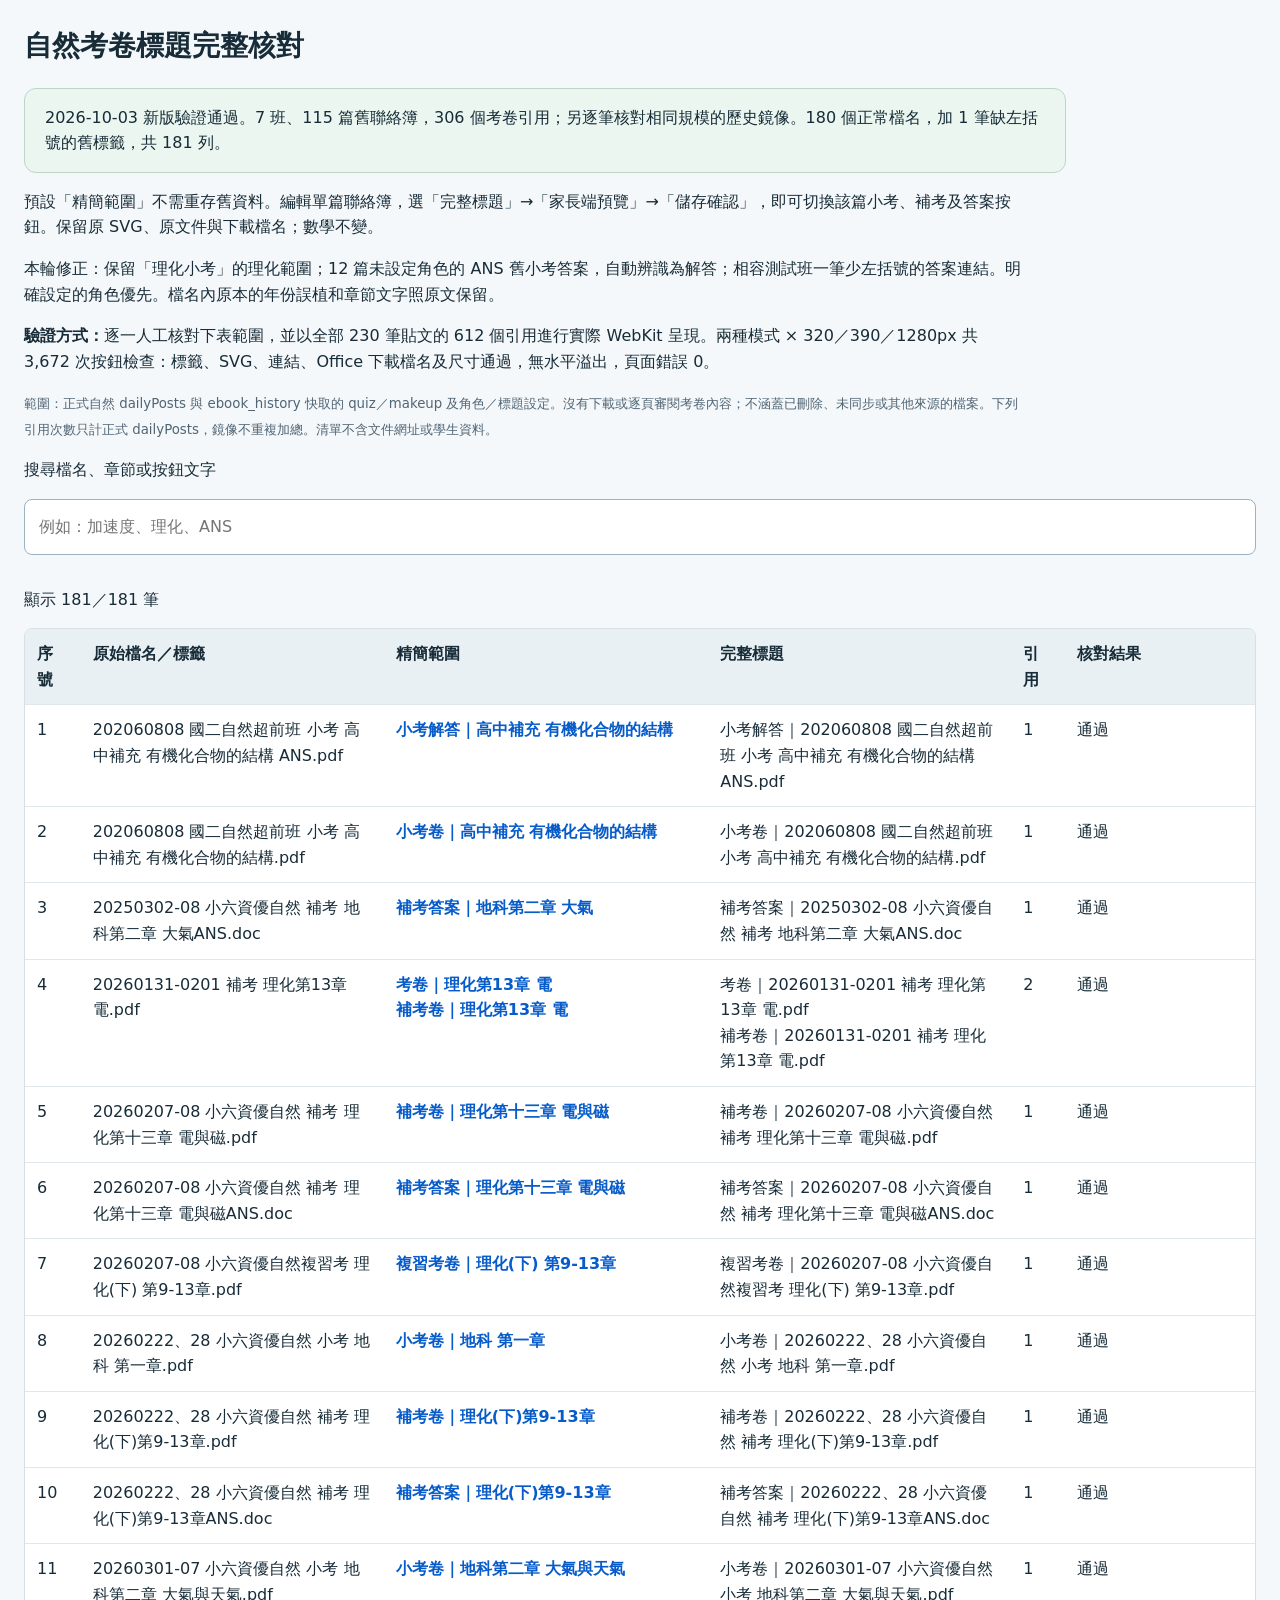
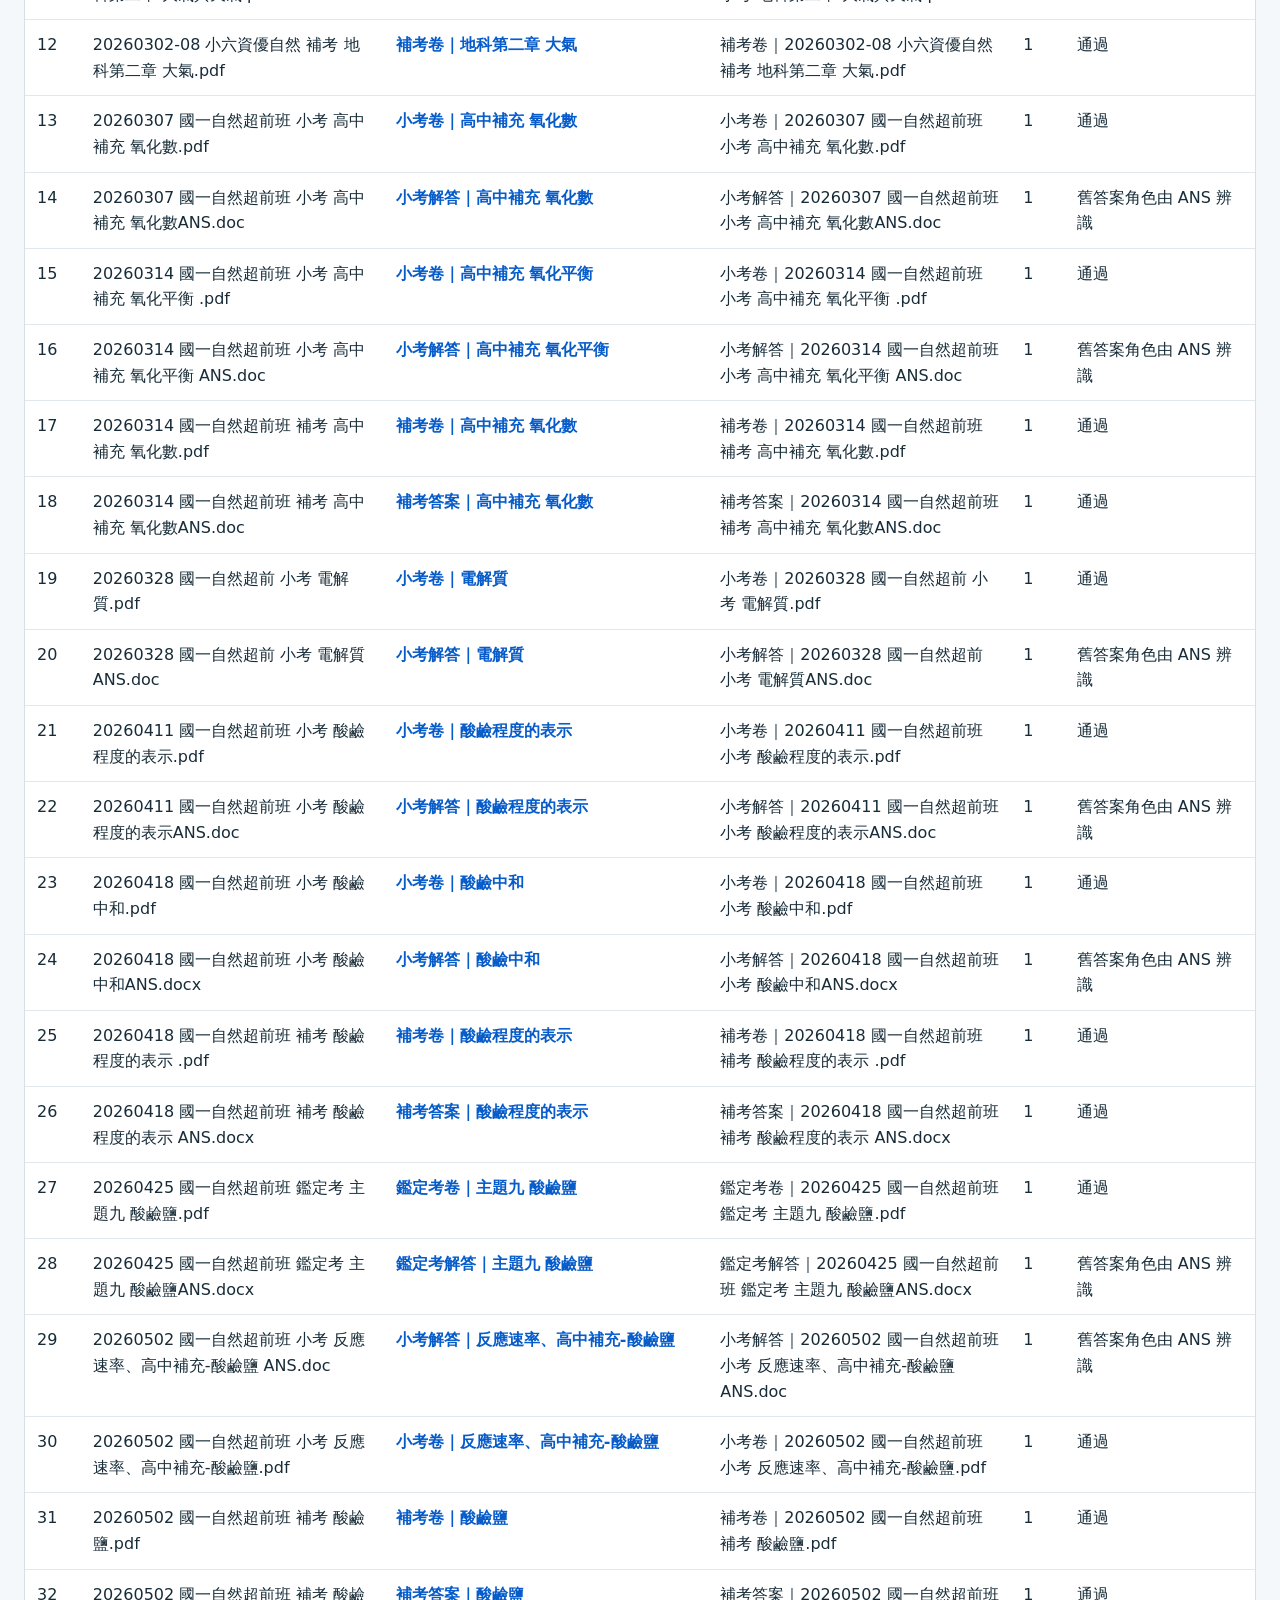
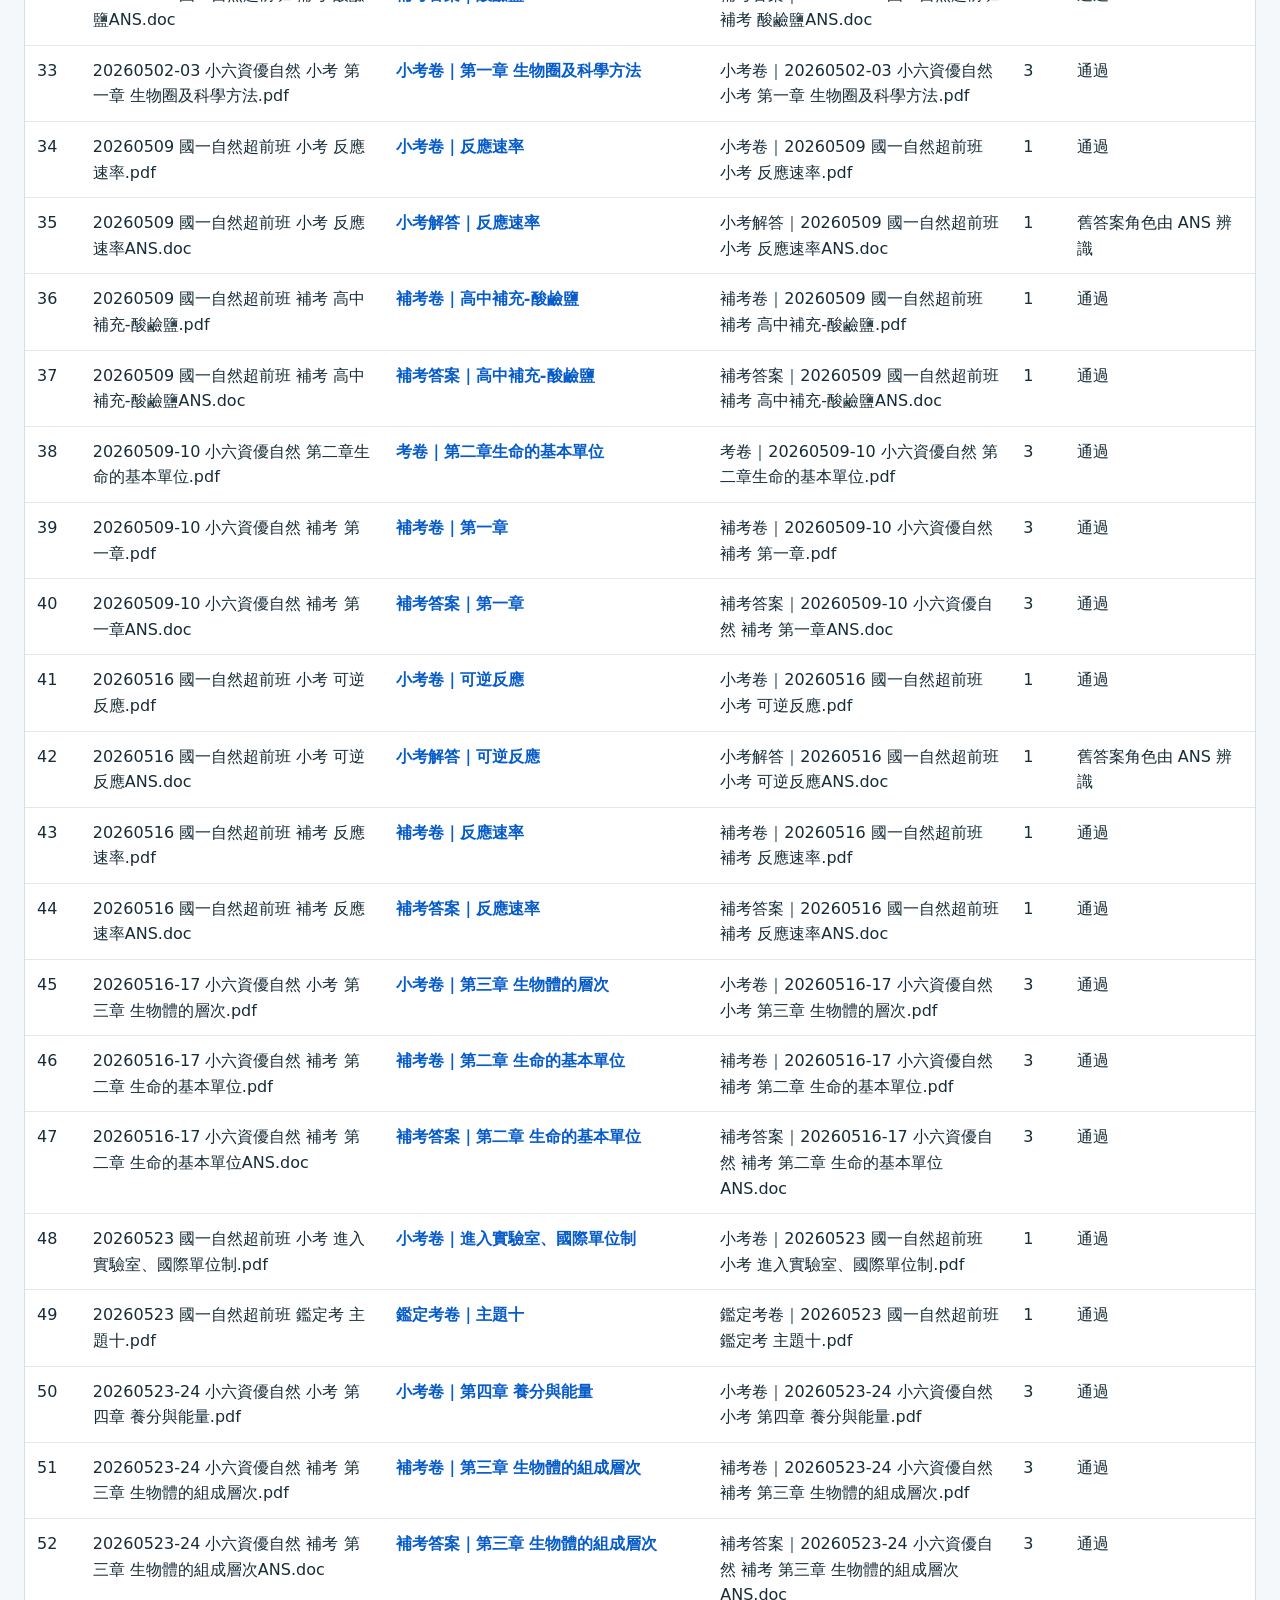
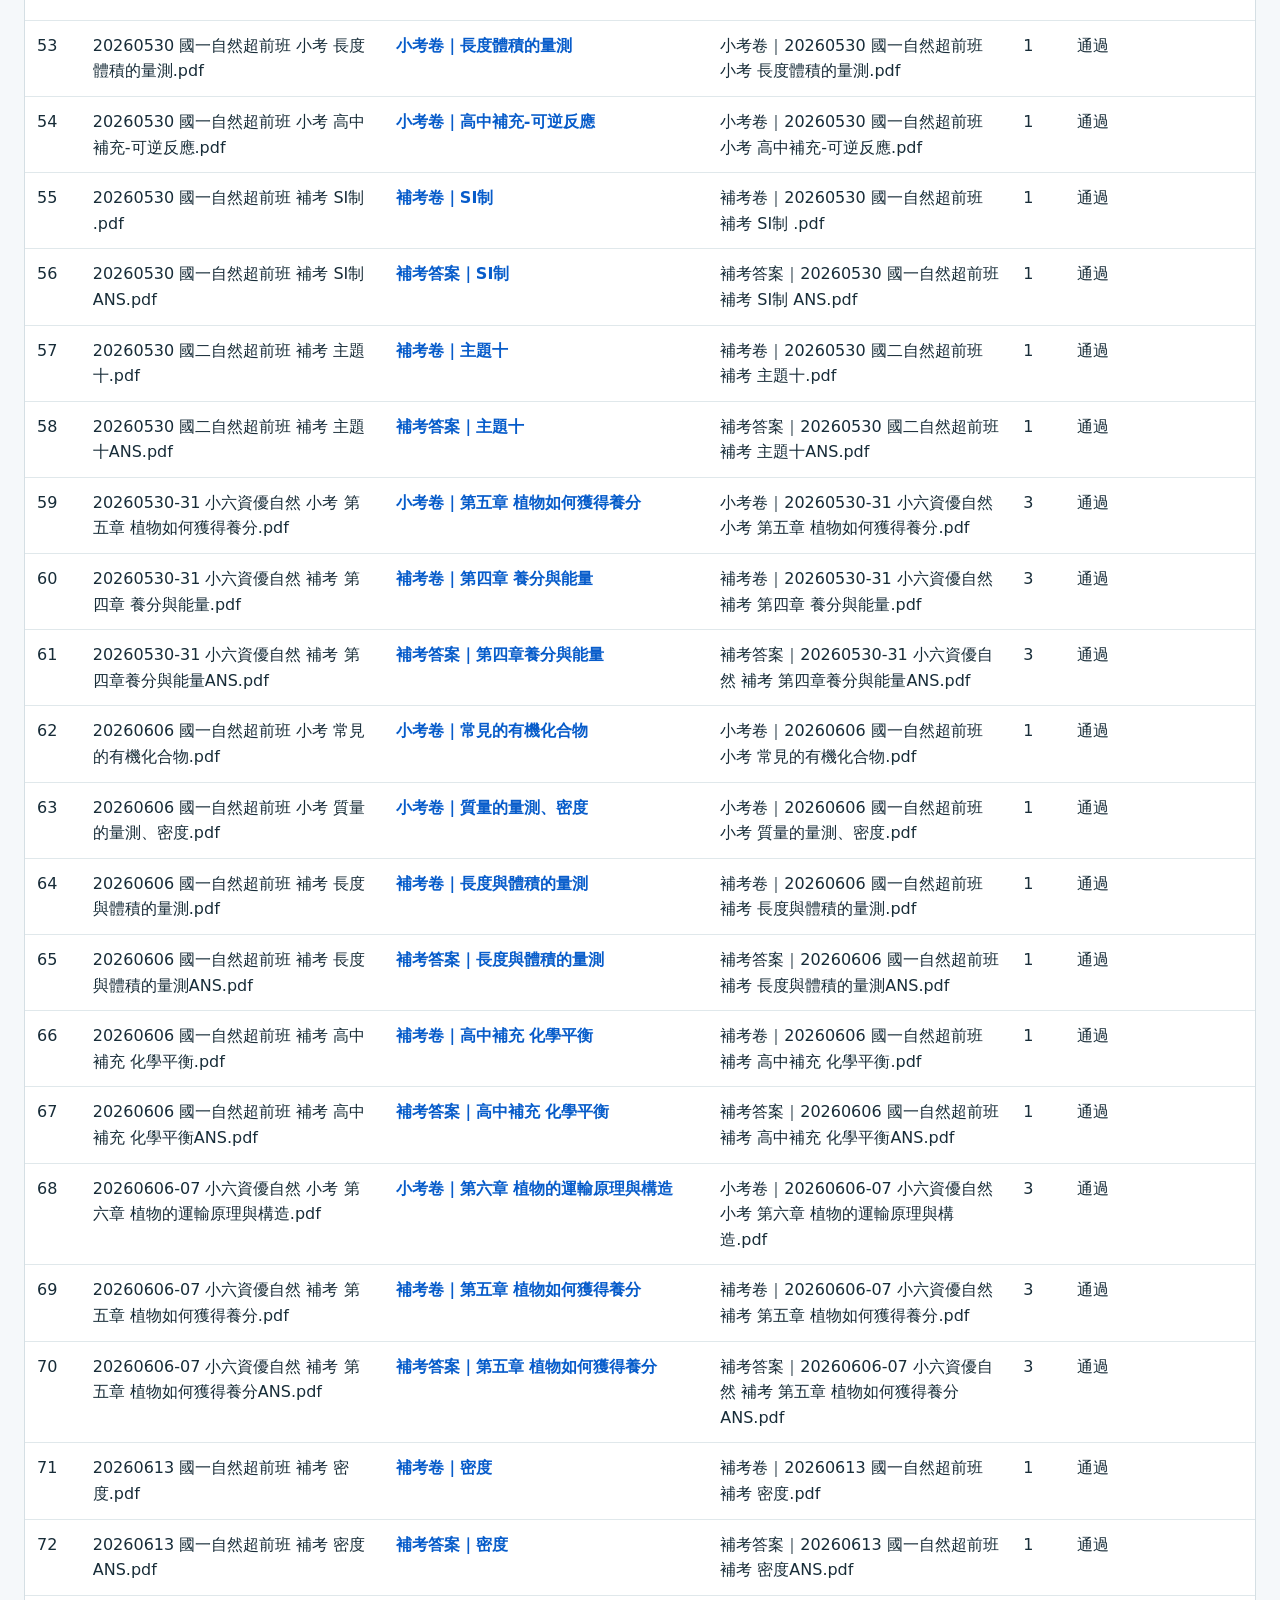
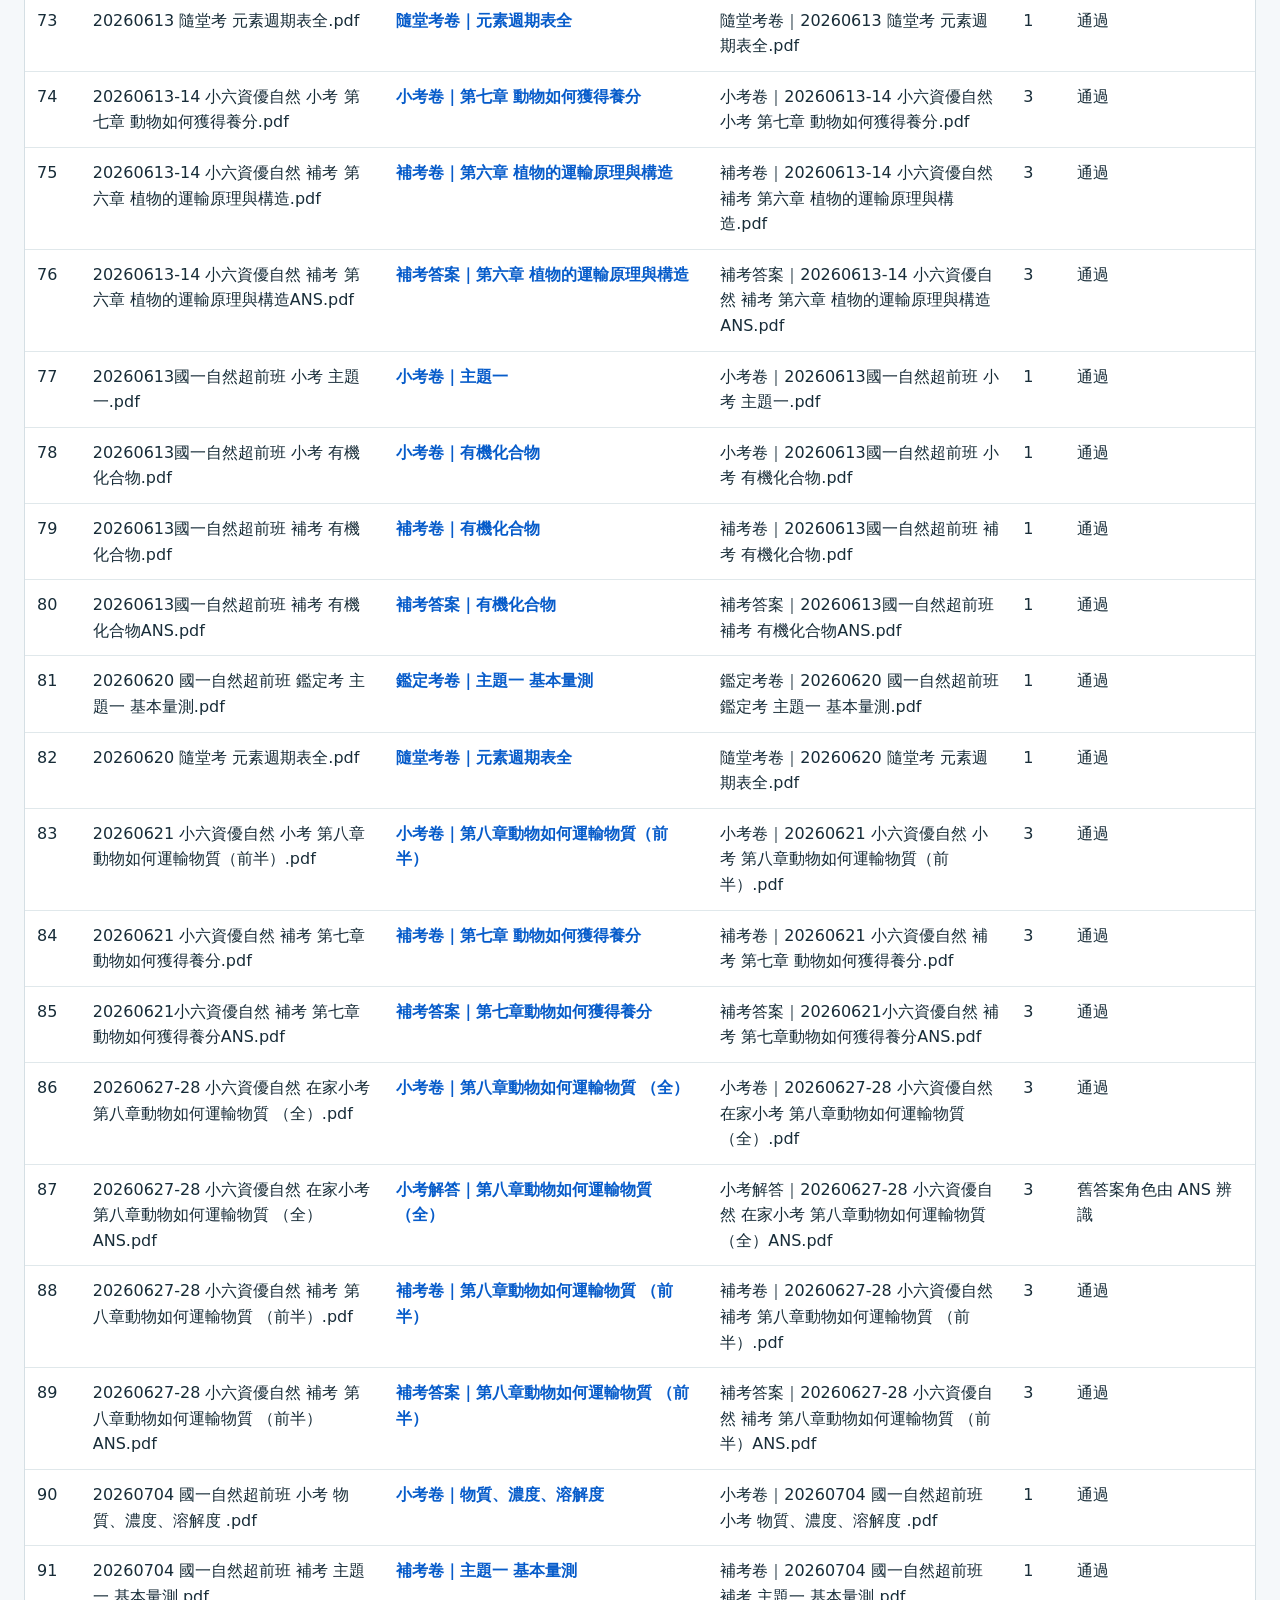
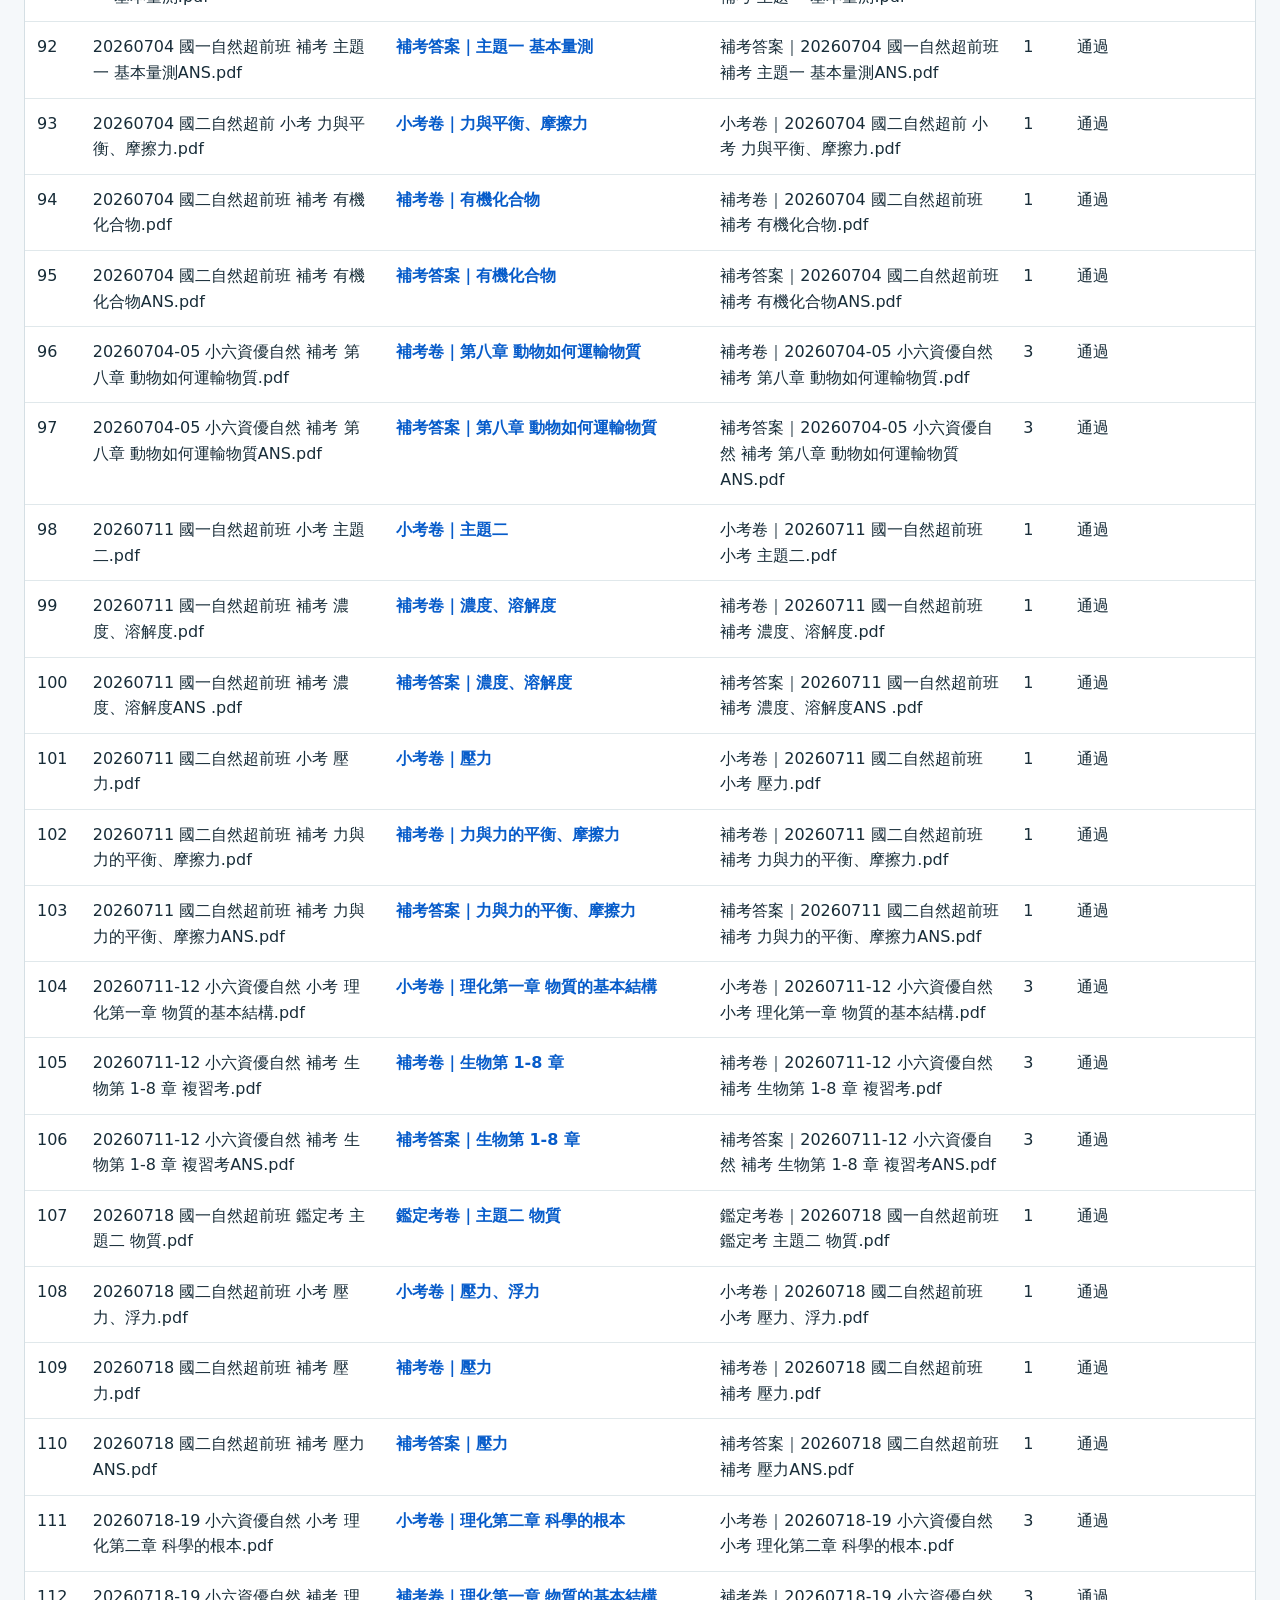
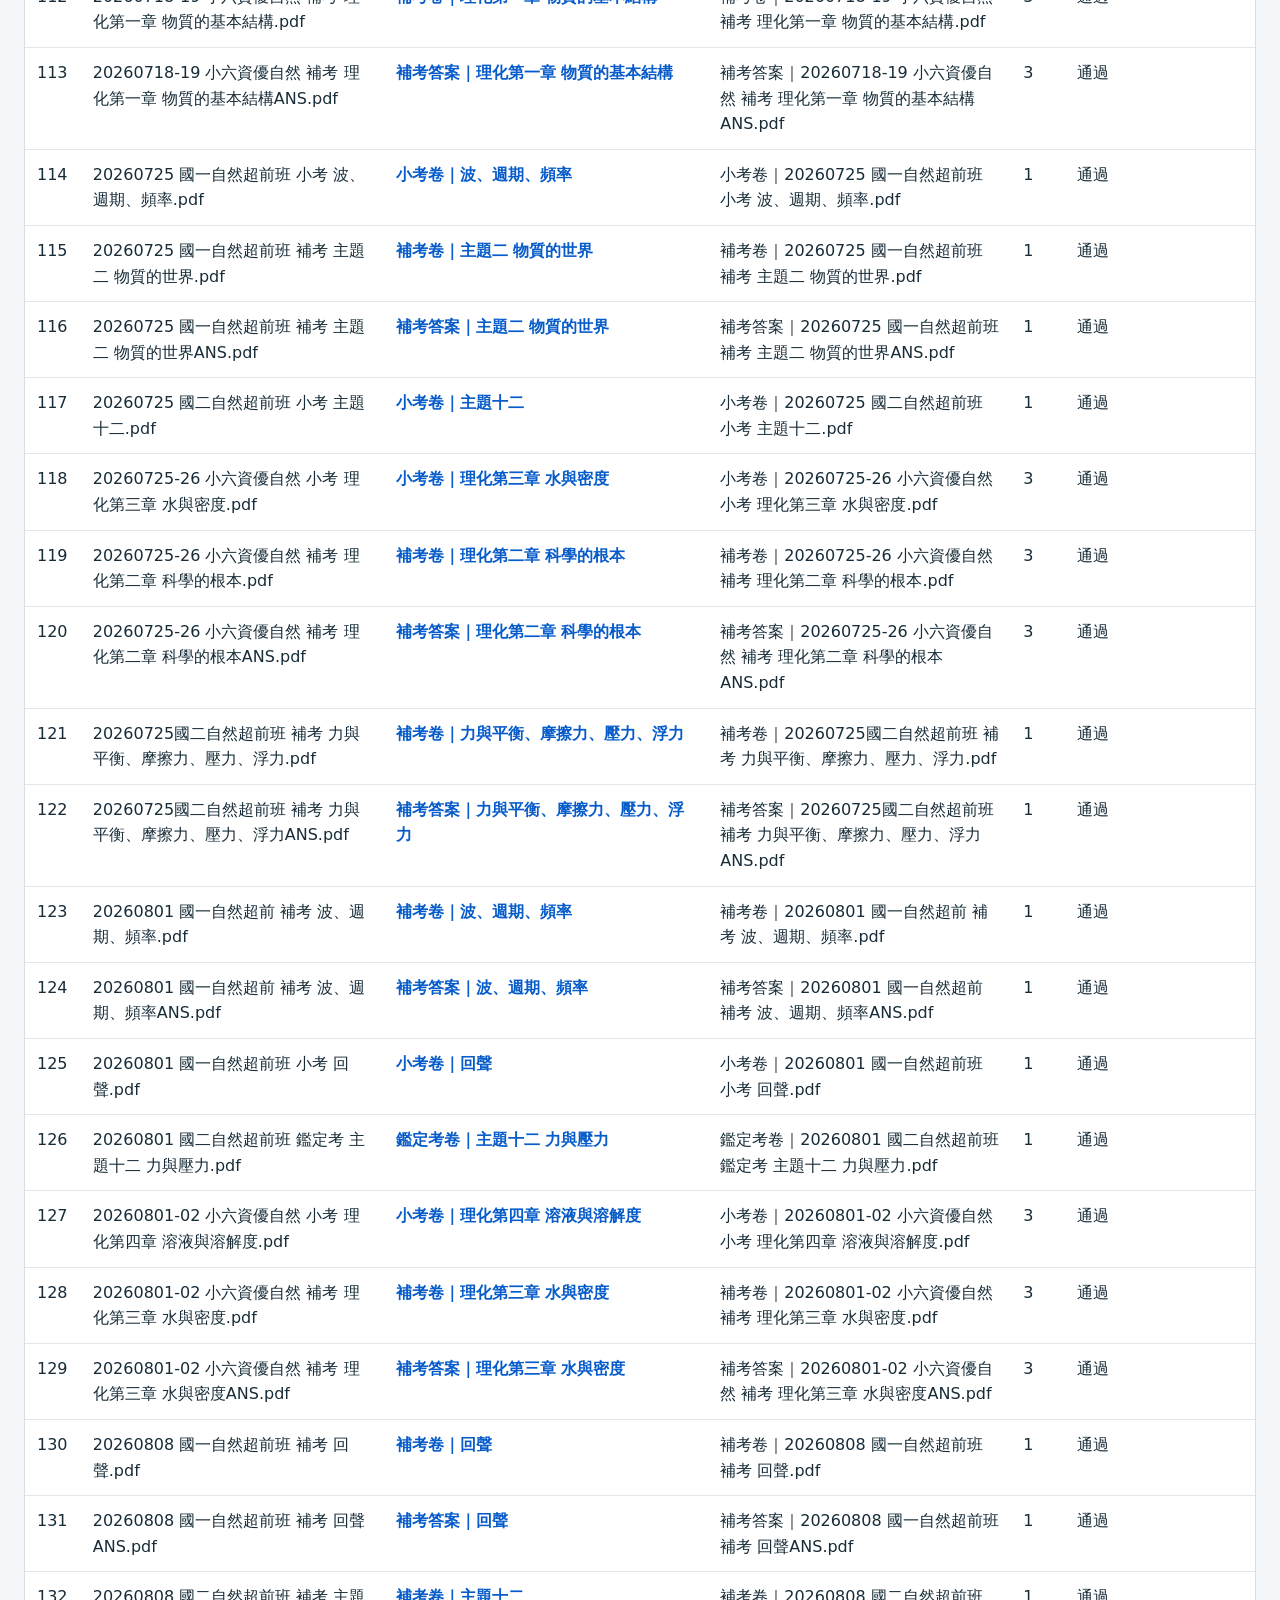
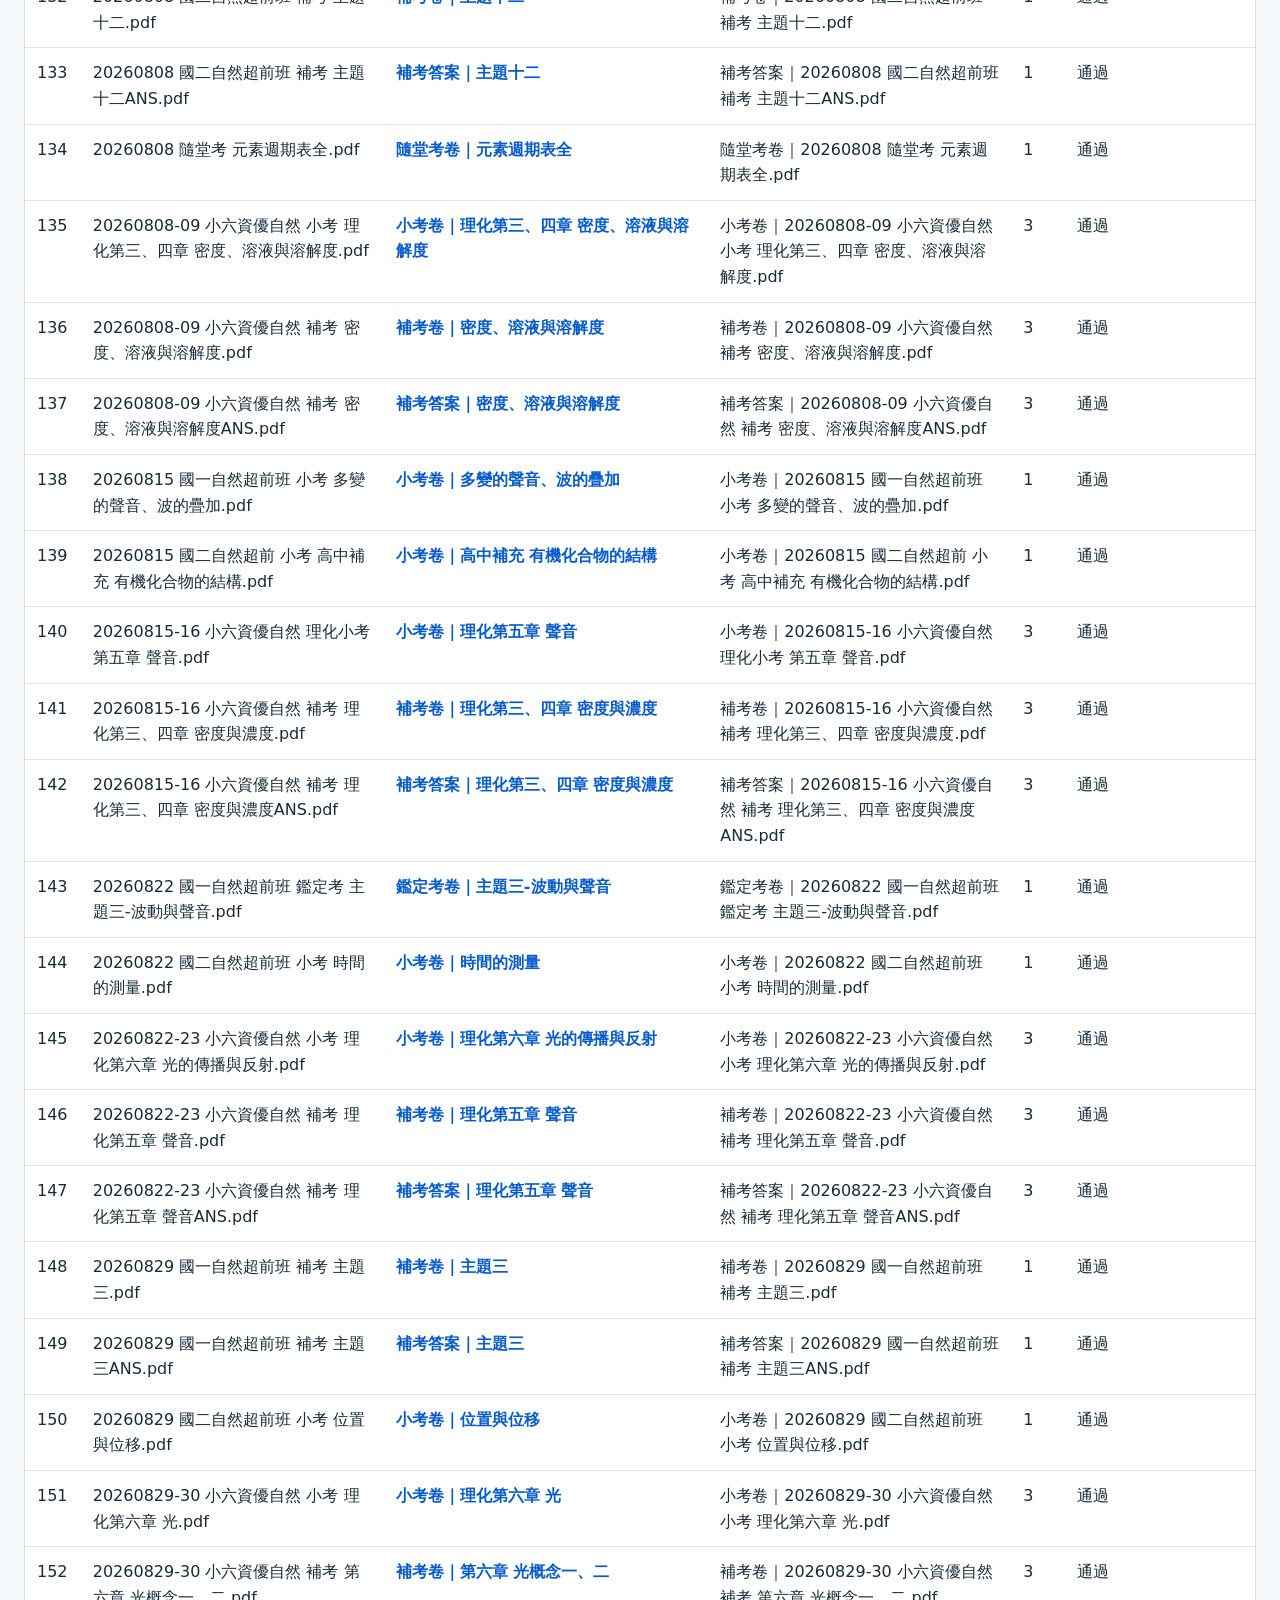
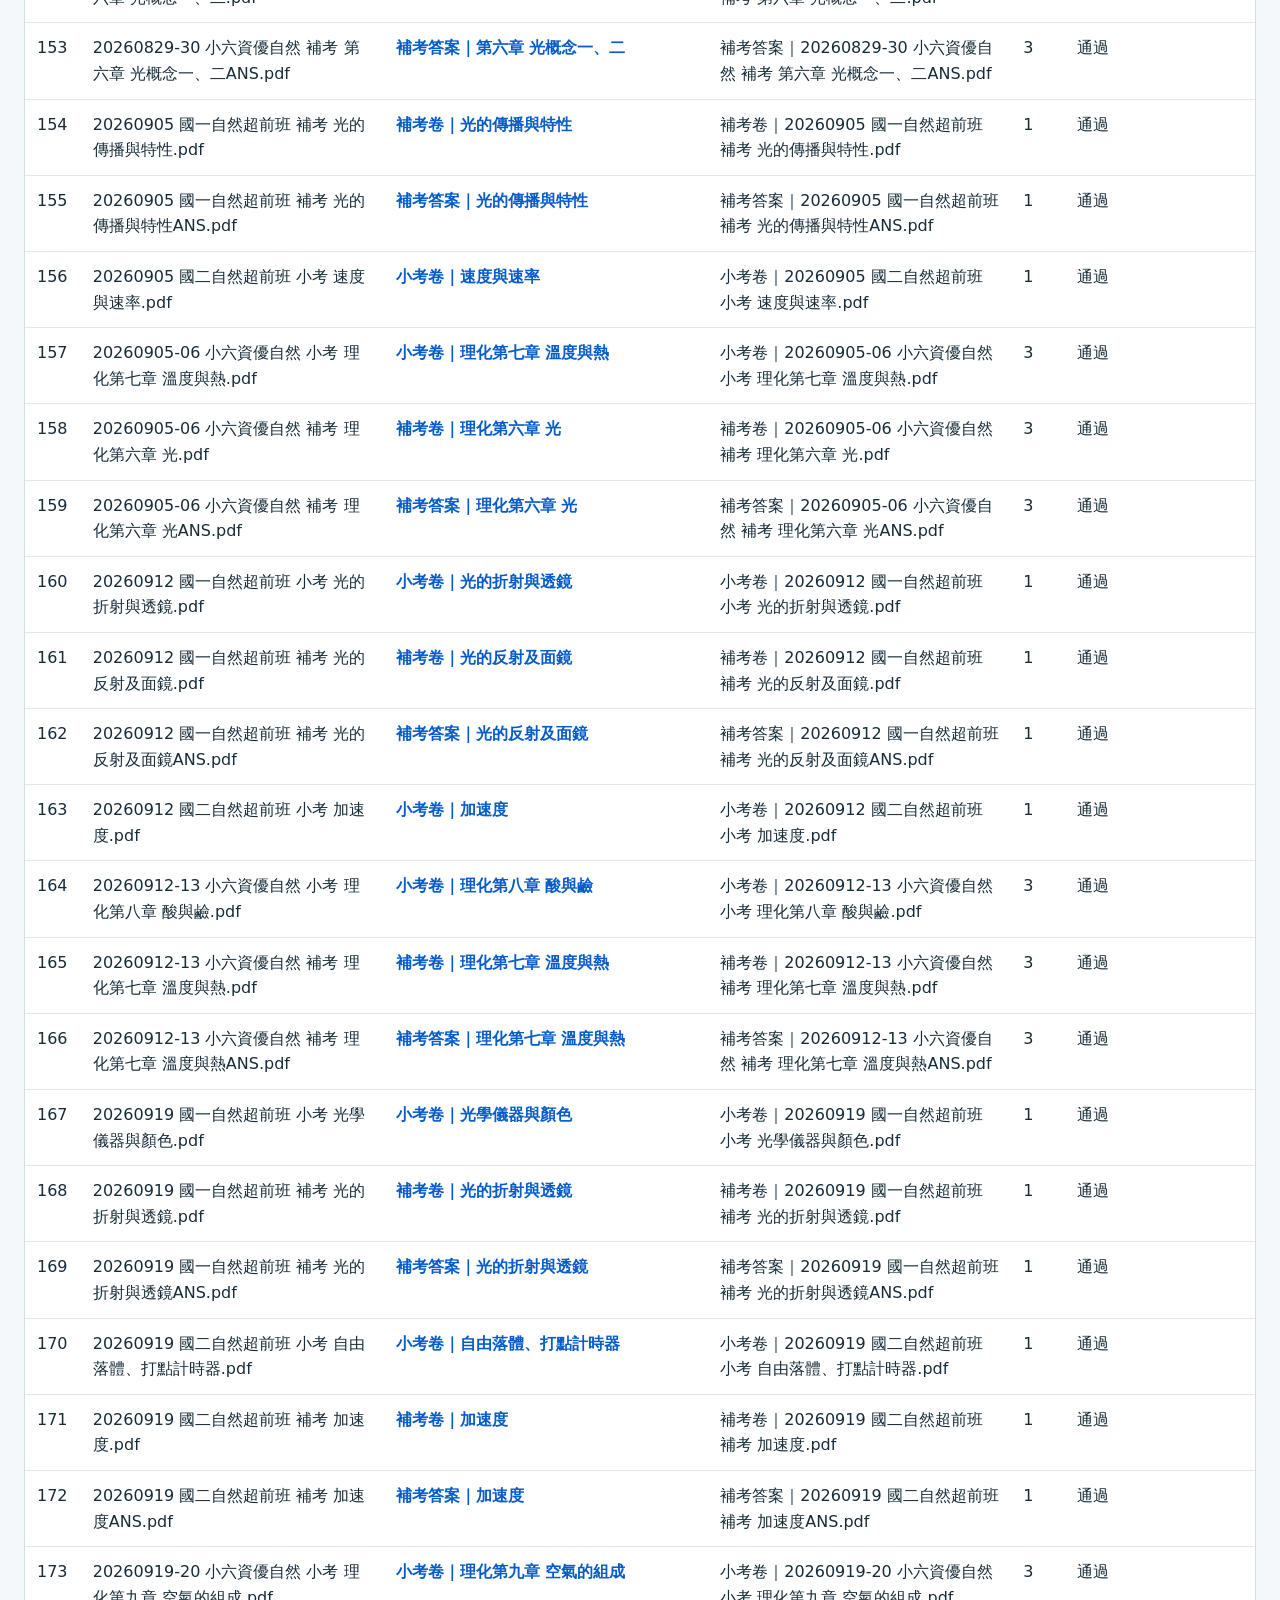
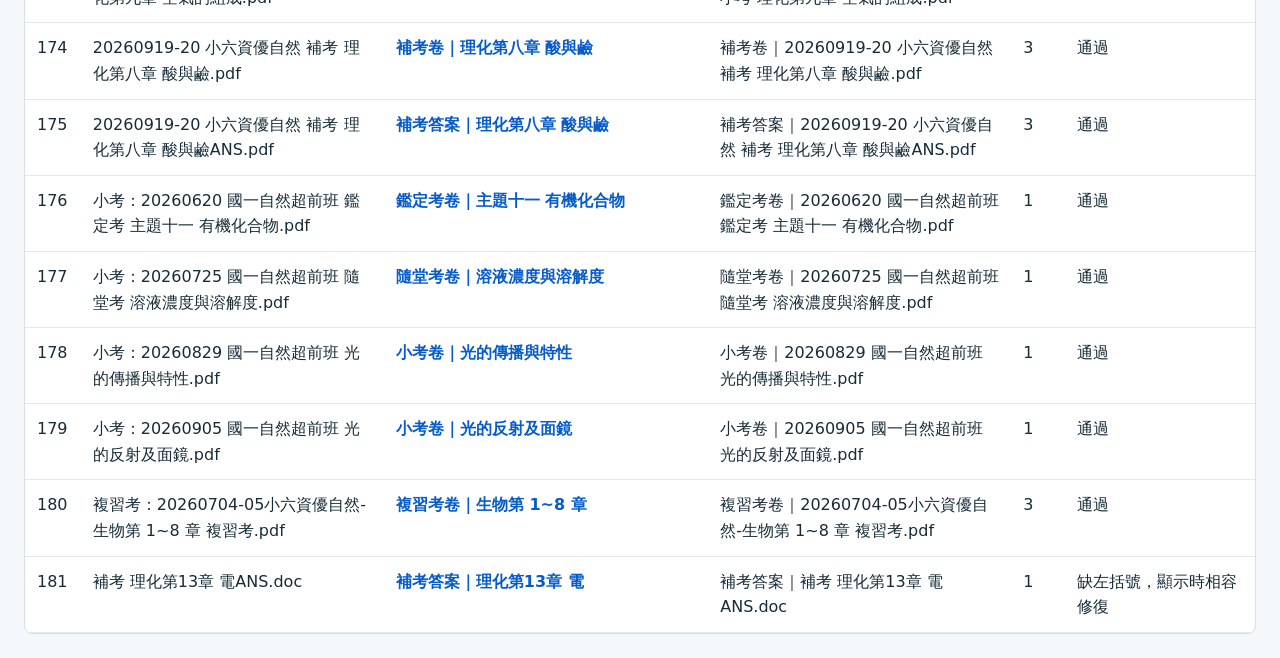
<file: docs/SCIENCE_EXAM_LABEL_AUDIT_20261003.html>
<!doctype html><html lang="zh-Hant"><meta charset="utf-8"><meta name="viewport" content="width=device-width,initial-scale=1"><title>自然考卷標題完整核對｜2026-10-03</title><style>body{font:16px/1.6 system-ui,sans-serif;margin:24px;color:#172c38;background:#f5f8fa}main{max-width:1500px;margin:auto}h1{font-size:28px}p{max-width:1000px}.summary{padding:16px 20px;border:1px solid #bdd5c7;border-radius:12px;background:#eaf6ef}input{box-sizing:border-box;width:100%;padding:14px;font:inherit;margin:16px 0;border:1px solid #9ab4bf;border-radius:8px}.scroll{overflow:auto;background:white;border:1px solid #d5dfe4;border-radius:8px}table{border-collapse:collapse;width:100%;min-width:1050px}th,td{padding:12px;vertical-align:top;text-align:left;border-bottom:1px solid #e0e8eb}th{background:#e9f0f3}td:nth-child(2),td:nth-child(4){max-width:330px;overflow-wrap:anywhere}td:nth-child(3){color:#075cca;font-weight:650;min-width:170px}small{color:#506575}a{color:#075cca}</style><main><h1>自然考卷標題完整核對</h1><p class="summary">2026-10-03 新版驗證通過。7 班、115 篇舊聯絡簿，306 個考卷引用；另逐筆核對相同規模的歷史鏡像。180 個正常檔名，加 1 筆缺左括號的舊標籤，共 181 列。</p><p>預設「精簡範圍」不需重存舊資料。編輯單篇聯絡簿，選「完整標題」→「家長端預覽」→「儲存確認」，即可切換該篇小考、補考及答案按鈕。保留原 SVG、原文件與下載檔名；數學不變。</p><p>本輪修正：保留「理化小考」的理化範圍；12 篇未設定角色的 ANS 舊小考答案，自動辨識為解答；相容測試班一筆少左括號的答案連結。明確設定的角色優先。檔名內原本的年份誤植和章節文字照原文保留。</p><p><strong>驗證方式：</strong>逐一人工核對下表範圍，並以全部 230 筆貼文的 612 個引用進行實際 WebKit 呈現。兩種模式 × 320／390／1280px 共 3,672 次按鈕檢查：標籤、SVG、連結、Office 下載檔名及尺寸通過，無水平溢出，頁面錯誤 0。</p><p><small>範圍：正式自然 dailyPosts 與 ebook_history 快取的 quiz／makeup 及角色／標題設定。沒有下載或逐頁審閱考卷內容；不涵蓋已刪除、未同步或其他來源的檔案。下列引用次數只計正式 dailyPosts，鏡像不重複加總。清單不含文件網址或學生資料。</small></p><label for="q">搜尋檔名、章節或按鈕文字</label><input id="q" type="search" placeholder="例如：加速度、理化、ANS"><p id="count">顯示 181／181 筆</p><div class="scroll"><table><thead><tr><th>序號</th><th>原始檔名／標籤</th><th>精簡範圍</th><th>完整標題</th><th>引用</th><th>核對結果</th></tr></thead><tbody><tr><td>1</td><td>202060808 國二自然超前班 小考 高中補充 有機化合物的結構 ANS.pdf</td><td>小考解答｜高中補充 有機化合物的結構</td><td>小考解答｜202060808 國二自然超前班 小考 高中補充 有機化合物的結構 ANS.pdf</td><td>1</td><td>通過</td></tr><tr><td>2</td><td>202060808 國二自然超前班 小考 高中補充 有機化合物的結構.pdf</td><td>小考卷｜高中補充 有機化合物的結構</td><td>小考卷｜202060808 國二自然超前班 小考 高中補充 有機化合物的結構.pdf</td><td>1</td><td>通過</td></tr><tr><td>3</td><td>20250302-08 小六資優自然 補考 地科第二章 大氣ANS.doc</td><td>補考答案｜地科第二章 大氣</td><td>補考答案｜20250302-08 小六資優自然 補考 地科第二章 大氣ANS.doc</td><td>1</td><td>通過</td></tr><tr><td>4</td><td>20260131-0201 補考 理化第13章 電.pdf</td><td>考卷｜理化第13章 電<br>補考卷｜理化第13章 電</td><td>考卷｜20260131-0201 補考 理化第13章 電.pdf<br>補考卷｜20260131-0201 補考 理化第13章 電.pdf</td><td>2</td><td>通過</td></tr><tr><td>5</td><td>20260207-08 小六資優自然 補考 理化第十三章 電與磁.pdf</td><td>補考卷｜理化第十三章 電與磁</td><td>補考卷｜20260207-08 小六資優自然 補考 理化第十三章 電與磁.pdf</td><td>1</td><td>通過</td></tr><tr><td>6</td><td>20260207-08 小六資優自然 補考 理化第十三章 電與磁ANS.doc</td><td>補考答案｜理化第十三章 電與磁</td><td>補考答案｜20260207-08 小六資優自然 補考 理化第十三章 電與磁ANS.doc</td><td>1</td><td>通過</td></tr><tr><td>7</td><td>20260207-08 小六資優自然複習考 理化(下) 第9-13章.pdf</td><td>複習考卷｜理化(下) 第9-13章</td><td>複習考卷｜20260207-08 小六資優自然複習考 理化(下) 第9-13章.pdf</td><td>1</td><td>通過</td></tr><tr><td>8</td><td>20260222、28 小六資優自然 小考 地科 第一章.pdf</td><td>小考卷｜地科 第一章</td><td>小考卷｜20260222、28 小六資優自然 小考 地科 第一章.pdf</td><td>1</td><td>通過</td></tr><tr><td>9</td><td>20260222、28 小六資優自然 補考 理化(下)第9-13章.pdf</td><td>補考卷｜理化(下)第9-13章</td><td>補考卷｜20260222、28 小六資優自然 補考 理化(下)第9-13章.pdf</td><td>1</td><td>通過</td></tr><tr><td>10</td><td>20260222、28 小六資優自然 補考 理化(下)第9-13章ANS.doc</td><td>補考答案｜理化(下)第9-13章</td><td>補考答案｜20260222、28 小六資優自然 補考 理化(下)第9-13章ANS.doc</td><td>1</td><td>通過</td></tr><tr><td>11</td><td>20260301-07 小六資優自然 小考 地科第二章 大氣與天氣.pdf</td><td>小考卷｜地科第二章 大氣與天氣</td><td>小考卷｜20260301-07 小六資優自然 小考 地科第二章 大氣與天氣.pdf</td><td>1</td><td>通過</td></tr><tr><td>12</td><td>20260302-08 小六資優自然 補考 地科第二章 大氣.pdf</td><td>補考卷｜地科第二章 大氣</td><td>補考卷｜20260302-08 小六資優自然 補考 地科第二章 大氣.pdf</td><td>1</td><td>通過</td></tr><tr><td>13</td><td>20260307 國一自然超前班 小考 高中補充 氧化數.pdf</td><td>小考卷｜高中補充 氧化數</td><td>小考卷｜20260307 國一自然超前班 小考 高中補充 氧化數.pdf</td><td>1</td><td>通過</td></tr><tr><td>14</td><td>20260307 國一自然超前班 小考 高中補充 氧化數ANS.doc</td><td>小考解答｜高中補充 氧化數</td><td>小考解答｜20260307 國一自然超前班 小考 高中補充 氧化數ANS.doc</td><td>1</td><td>舊答案角色由 ANS 辨識</td></tr><tr><td>15</td><td>20260314 國一自然超前班 小考 高中補充 氧化平衡 .pdf</td><td>小考卷｜高中補充 氧化平衡</td><td>小考卷｜20260314 國一自然超前班 小考 高中補充 氧化平衡 .pdf</td><td>1</td><td>通過</td></tr><tr><td>16</td><td>20260314 國一自然超前班 小考 高中補充 氧化平衡 ANS.doc</td><td>小考解答｜高中補充 氧化平衡</td><td>小考解答｜20260314 國一自然超前班 小考 高中補充 氧化平衡 ANS.doc</td><td>1</td><td>舊答案角色由 ANS 辨識</td></tr><tr><td>17</td><td>20260314 國一自然超前班 補考 高中補充 氧化數.pdf</td><td>補考卷｜高中補充 氧化數</td><td>補考卷｜20260314 國一自然超前班 補考 高中補充 氧化數.pdf</td><td>1</td><td>通過</td></tr><tr><td>18</td><td>20260314 國一自然超前班 補考 高中補充 氧化數ANS.doc</td><td>補考答案｜高中補充 氧化數</td><td>補考答案｜20260314 國一自然超前班 補考 高中補充 氧化數ANS.doc</td><td>1</td><td>通過</td></tr><tr><td>19</td><td>20260328 國一自然超前 小考 電解質.pdf</td><td>小考卷｜電解質</td><td>小考卷｜20260328 國一自然超前 小考 電解質.pdf</td><td>1</td><td>通過</td></tr><tr><td>20</td><td>20260328 國一自然超前 小考 電解質ANS.doc</td><td>小考解答｜電解質</td><td>小考解答｜20260328 國一自然超前 小考 電解質ANS.doc</td><td>1</td><td>舊答案角色由 ANS 辨識</td></tr><tr><td>21</td><td>20260411 國一自然超前班 小考 酸鹼程度的表示.pdf</td><td>小考卷｜酸鹼程度的表示</td><td>小考卷｜20260411 國一自然超前班 小考 酸鹼程度的表示.pdf</td><td>1</td><td>通過</td></tr><tr><td>22</td><td>20260411 國一自然超前班 小考 酸鹼程度的表示ANS.doc</td><td>小考解答｜酸鹼程度的表示</td><td>小考解答｜20260411 國一自然超前班 小考 酸鹼程度的表示ANS.doc</td><td>1</td><td>舊答案角色由 ANS 辨識</td></tr><tr><td>23</td><td>20260418 國一自然超前班 小考 酸鹼中和.pdf</td><td>小考卷｜酸鹼中和</td><td>小考卷｜20260418 國一自然超前班 小考 酸鹼中和.pdf</td><td>1</td><td>通過</td></tr><tr><td>24</td><td>20260418 國一自然超前班 小考 酸鹼中和ANS.docx</td><td>小考解答｜酸鹼中和</td><td>小考解答｜20260418 國一自然超前班 小考 酸鹼中和ANS.docx</td><td>1</td><td>舊答案角色由 ANS 辨識</td></tr><tr><td>25</td><td>20260418 國一自然超前班 補考 酸鹼程度的表示 .pdf</td><td>補考卷｜酸鹼程度的表示</td><td>補考卷｜20260418 國一自然超前班 補考 酸鹼程度的表示 .pdf</td><td>1</td><td>通過</td></tr><tr><td>26</td><td>20260418 國一自然超前班 補考 酸鹼程度的表示 ANS.docx</td><td>補考答案｜酸鹼程度的表示</td><td>補考答案｜20260418 國一自然超前班 補考 酸鹼程度的表示 ANS.docx</td><td>1</td><td>通過</td></tr><tr><td>27</td><td>20260425 國一自然超前班 鑑定考 主題九 酸鹼鹽.pdf</td><td>鑑定考卷｜主題九 酸鹼鹽</td><td>鑑定考卷｜20260425 國一自然超前班 鑑定考 主題九 酸鹼鹽.pdf</td><td>1</td><td>通過</td></tr><tr><td>28</td><td>20260425 國一自然超前班 鑑定考 主題九 酸鹼鹽ANS.docx</td><td>鑑定考解答｜主題九 酸鹼鹽</td><td>鑑定考解答｜20260425 國一自然超前班 鑑定考 主題九 酸鹼鹽ANS.docx</td><td>1</td><td>舊答案角色由 ANS 辨識</td></tr><tr><td>29</td><td>20260502 國一自然超前班 小考 反應速率、高中補充-酸鹼鹽 ANS.doc</td><td>小考解答｜反應速率、高中補充-酸鹼鹽</td><td>小考解答｜20260502 國一自然超前班 小考 反應速率、高中補充-酸鹼鹽 ANS.doc</td><td>1</td><td>舊答案角色由 ANS 辨識</td></tr><tr><td>30</td><td>20260502 國一自然超前班 小考 反應速率、高中補充-酸鹼鹽.pdf</td><td>小考卷｜反應速率、高中補充-酸鹼鹽</td><td>小考卷｜20260502 國一自然超前班 小考 反應速率、高中補充-酸鹼鹽.pdf</td><td>1</td><td>通過</td></tr><tr><td>31</td><td>20260502 國一自然超前班 補考 酸鹼鹽.pdf</td><td>補考卷｜酸鹼鹽</td><td>補考卷｜20260502 國一自然超前班 補考 酸鹼鹽.pdf</td><td>1</td><td>通過</td></tr><tr><td>32</td><td>20260502 國一自然超前班 補考 酸鹼鹽ANS.doc</td><td>補考答案｜酸鹼鹽</td><td>補考答案｜20260502 國一自然超前班 補考 酸鹼鹽ANS.doc</td><td>1</td><td>通過</td></tr><tr><td>33</td><td>20260502-03 小六資優自然 小考 第一章 生物圈及科學方法.pdf</td><td>小考卷｜第一章 生物圈及科學方法</td><td>小考卷｜20260502-03 小六資優自然 小考 第一章 生物圈及科學方法.pdf</td><td>3</td><td>通過</td></tr><tr><td>34</td><td>20260509 國一自然超前班 小考 反應速率.pdf</td><td>小考卷｜反應速率</td><td>小考卷｜20260509 國一自然超前班 小考 反應速率.pdf</td><td>1</td><td>通過</td></tr><tr><td>35</td><td>20260509 國一自然超前班 小考 反應速率ANS.doc</td><td>小考解答｜反應速率</td><td>小考解答｜20260509 國一自然超前班 小考 反應速率ANS.doc</td><td>1</td><td>舊答案角色由 ANS 辨識</td></tr><tr><td>36</td><td>20260509 國一自然超前班 補考 高中補充-酸鹼鹽.pdf</td><td>補考卷｜高中補充-酸鹼鹽</td><td>補考卷｜20260509 國一自然超前班 補考 高中補充-酸鹼鹽.pdf</td><td>1</td><td>通過</td></tr><tr><td>37</td><td>20260509 國一自然超前班 補考 高中補充-酸鹼鹽ANS.doc</td><td>補考答案｜高中補充-酸鹼鹽</td><td>補考答案｜20260509 國一自然超前班 補考 高中補充-酸鹼鹽ANS.doc</td><td>1</td><td>通過</td></tr><tr><td>38</td><td>20260509-10 小六資優自然 第二章生命的基本單位.pdf</td><td>考卷｜第二章生命的基本單位</td><td>考卷｜20260509-10 小六資優自然 第二章生命的基本單位.pdf</td><td>3</td><td>通過</td></tr><tr><td>39</td><td>20260509-10 小六資優自然 補考 第一章.pdf</td><td>補考卷｜第一章</td><td>補考卷｜20260509-10 小六資優自然 補考 第一章.pdf</td><td>3</td><td>通過</td></tr><tr><td>40</td><td>20260509-10 小六資優自然 補考 第一章ANS.doc</td><td>補考答案｜第一章</td><td>補考答案｜20260509-10 小六資優自然 補考 第一章ANS.doc</td><td>3</td><td>通過</td></tr><tr><td>41</td><td>20260516 國一自然超前班 小考 可逆反應.pdf</td><td>小考卷｜可逆反應</td><td>小考卷｜20260516 國一自然超前班 小考 可逆反應.pdf</td><td>1</td><td>通過</td></tr><tr><td>42</td><td>20260516 國一自然超前班 小考 可逆反應ANS.doc</td><td>小考解答｜可逆反應</td><td>小考解答｜20260516 國一自然超前班 小考 可逆反應ANS.doc</td><td>1</td><td>舊答案角色由 ANS 辨識</td></tr><tr><td>43</td><td>20260516 國一自然超前班 補考 反應速率.pdf</td><td>補考卷｜反應速率</td><td>補考卷｜20260516 國一自然超前班 補考 反應速率.pdf</td><td>1</td><td>通過</td></tr><tr><td>44</td><td>20260516 國一自然超前班 補考 反應速率ANS.doc</td><td>補考答案｜反應速率</td><td>補考答案｜20260516 國一自然超前班 補考 反應速率ANS.doc</td><td>1</td><td>通過</td></tr><tr><td>45</td><td>20260516-17 小六資優自然 小考 第三章 生物體的層次.pdf</td><td>小考卷｜第三章 生物體的層次</td><td>小考卷｜20260516-17 小六資優自然 小考 第三章 生物體的層次.pdf</td><td>3</td><td>通過</td></tr><tr><td>46</td><td>20260516-17 小六資優自然 補考 第二章 生命的基本單位.pdf</td><td>補考卷｜第二章 生命的基本單位</td><td>補考卷｜20260516-17 小六資優自然 補考 第二章 生命的基本單位.pdf</td><td>3</td><td>通過</td></tr><tr><td>47</td><td>20260516-17 小六資優自然 補考 第二章 生命的基本單位ANS.doc</td><td>補考答案｜第二章 生命的基本單位</td><td>補考答案｜20260516-17 小六資優自然 補考 第二章 生命的基本單位ANS.doc</td><td>3</td><td>通過</td></tr><tr><td>48</td><td>20260523 國一自然超前班 小考 進入實驗室、國際單位制.pdf</td><td>小考卷｜進入實驗室、國際單位制</td><td>小考卷｜20260523 國一自然超前班 小考 進入實驗室、國際單位制.pdf</td><td>1</td><td>通過</td></tr><tr><td>49</td><td>20260523 國一自然超前班 鑑定考 主題十.pdf</td><td>鑑定考卷｜主題十</td><td>鑑定考卷｜20260523 國一自然超前班 鑑定考 主題十.pdf</td><td>1</td><td>通過</td></tr><tr><td>50</td><td>20260523-24 小六資優自然 小考 第四章 養分與能量.pdf</td><td>小考卷｜第四章 養分與能量</td><td>小考卷｜20260523-24 小六資優自然 小考 第四章 養分與能量.pdf</td><td>3</td><td>通過</td></tr><tr><td>51</td><td>20260523-24 小六資優自然 補考 第三章 生物體的組成層次.pdf</td><td>補考卷｜第三章 生物體的組成層次</td><td>補考卷｜20260523-24 小六資優自然 補考 第三章 生物體的組成層次.pdf</td><td>3</td><td>通過</td></tr><tr><td>52</td><td>20260523-24 小六資優自然 補考 第三章 生物體的組成層次ANS.doc</td><td>補考答案｜第三章 生物體的組成層次</td><td>補考答案｜20260523-24 小六資優自然 補考 第三章 生物體的組成層次ANS.doc</td><td>3</td><td>通過</td></tr><tr><td>53</td><td>20260530 國一自然超前班 小考 長度體積的量測.pdf</td><td>小考卷｜長度體積的量測</td><td>小考卷｜20260530 國一自然超前班 小考 長度體積的量測.pdf</td><td>1</td><td>通過</td></tr><tr><td>54</td><td>20260530 國一自然超前班 小考 高中補充-可逆反應.pdf</td><td>小考卷｜高中補充-可逆反應</td><td>小考卷｜20260530 國一自然超前班 小考 高中補充-可逆反應.pdf</td><td>1</td><td>通過</td></tr><tr><td>55</td><td>20260530 國一自然超前班 補考 SI制 .pdf</td><td>補考卷｜SI制</td><td>補考卷｜20260530 國一自然超前班 補考 SI制 .pdf</td><td>1</td><td>通過</td></tr><tr><td>56</td><td>20260530 國一自然超前班 補考 SI制 ANS.pdf</td><td>補考答案｜SI制</td><td>補考答案｜20260530 國一自然超前班 補考 SI制 ANS.pdf</td><td>1</td><td>通過</td></tr><tr><td>57</td><td>20260530 國二自然超前班 補考 主題十.pdf</td><td>補考卷｜主題十</td><td>補考卷｜20260530 國二自然超前班 補考 主題十.pdf</td><td>1</td><td>通過</td></tr><tr><td>58</td><td>20260530 國二自然超前班 補考 主題十ANS.pdf</td><td>補考答案｜主題十</td><td>補考答案｜20260530 國二自然超前班 補考 主題十ANS.pdf</td><td>1</td><td>通過</td></tr><tr><td>59</td><td>20260530-31 小六資優自然 小考 第五章 植物如何獲得養分.pdf</td><td>小考卷｜第五章 植物如何獲得養分</td><td>小考卷｜20260530-31 小六資優自然 小考 第五章 植物如何獲得養分.pdf</td><td>3</td><td>通過</td></tr><tr><td>60</td><td>20260530-31 小六資優自然 補考 第四章 養分與能量.pdf</td><td>補考卷｜第四章 養分與能量</td><td>補考卷｜20260530-31 小六資優自然 補考 第四章 養分與能量.pdf</td><td>3</td><td>通過</td></tr><tr><td>61</td><td>20260530-31 小六資優自然 補考 第四章養分與能量ANS.pdf</td><td>補考答案｜第四章養分與能量</td><td>補考答案｜20260530-31 小六資優自然 補考 第四章養分與能量ANS.pdf</td><td>3</td><td>通過</td></tr><tr><td>62</td><td>20260606 國一自然超前班 小考 常見的有機化合物.pdf</td><td>小考卷｜常見的有機化合物</td><td>小考卷｜20260606 國一自然超前班 小考 常見的有機化合物.pdf</td><td>1</td><td>通過</td></tr><tr><td>63</td><td>20260606 國一自然超前班 小考 質量的量測、密度.pdf</td><td>小考卷｜質量的量測、密度</td><td>小考卷｜20260606 國一自然超前班 小考 質量的量測、密度.pdf</td><td>1</td><td>通過</td></tr><tr><td>64</td><td>20260606 國一自然超前班 補考 長度與體積的量測.pdf</td><td>補考卷｜長度與體積的量測</td><td>補考卷｜20260606 國一自然超前班 補考 長度與體積的量測.pdf</td><td>1</td><td>通過</td></tr><tr><td>65</td><td>20260606 國一自然超前班 補考 長度與體積的量測ANS.pdf</td><td>補考答案｜長度與體積的量測</td><td>補考答案｜20260606 國一自然超前班 補考 長度與體積的量測ANS.pdf</td><td>1</td><td>通過</td></tr><tr><td>66</td><td>20260606 國一自然超前班 補考 高中補充 化學平衡.pdf</td><td>補考卷｜高中補充 化學平衡</td><td>補考卷｜20260606 國一自然超前班 補考 高中補充 化學平衡.pdf</td><td>1</td><td>通過</td></tr><tr><td>67</td><td>20260606 國一自然超前班 補考 高中補充 化學平衡ANS.pdf</td><td>補考答案｜高中補充 化學平衡</td><td>補考答案｜20260606 國一自然超前班 補考 高中補充 化學平衡ANS.pdf</td><td>1</td><td>通過</td></tr><tr><td>68</td><td>20260606-07 小六資優自然 小考 第六章 植物的運輸原理與構造.pdf</td><td>小考卷｜第六章 植物的運輸原理與構造</td><td>小考卷｜20260606-07 小六資優自然 小考 第六章 植物的運輸原理與構造.pdf</td><td>3</td><td>通過</td></tr><tr><td>69</td><td>20260606-07 小六資優自然 補考 第五章 植物如何獲得養分.pdf</td><td>補考卷｜第五章 植物如何獲得養分</td><td>補考卷｜20260606-07 小六資優自然 補考 第五章 植物如何獲得養分.pdf</td><td>3</td><td>通過</td></tr><tr><td>70</td><td>20260606-07 小六資優自然 補考 第五章 植物如何獲得養分ANS.pdf</td><td>補考答案｜第五章 植物如何獲得養分</td><td>補考答案｜20260606-07 小六資優自然 補考 第五章 植物如何獲得養分ANS.pdf</td><td>3</td><td>通過</td></tr><tr><td>71</td><td>20260613 國一自然超前班 補考 密度.pdf</td><td>補考卷｜密度</td><td>補考卷｜20260613 國一自然超前班 補考 密度.pdf</td><td>1</td><td>通過</td></tr><tr><td>72</td><td>20260613 國一自然超前班 補考 密度ANS.pdf</td><td>補考答案｜密度</td><td>補考答案｜20260613 國一自然超前班 補考 密度ANS.pdf</td><td>1</td><td>通過</td></tr><tr><td>73</td><td>20260613 隨堂考 元素週期表全.pdf</td><td>隨堂考卷｜元素週期表全</td><td>隨堂考卷｜20260613 隨堂考 元素週期表全.pdf</td><td>1</td><td>通過</td></tr><tr><td>74</td><td>20260613-14 小六資優自然 小考 第七章 動物如何獲得養分.pdf</td><td>小考卷｜第七章 動物如何獲得養分</td><td>小考卷｜20260613-14 小六資優自然 小考 第七章 動物如何獲得養分.pdf</td><td>3</td><td>通過</td></tr><tr><td>75</td><td>20260613-14 小六資優自然 補考 第六章 植物的運輸原理與構造.pdf</td><td>補考卷｜第六章 植物的運輸原理與構造</td><td>補考卷｜20260613-14 小六資優自然 補考 第六章 植物的運輸原理與構造.pdf</td><td>3</td><td>通過</td></tr><tr><td>76</td><td>20260613-14 小六資優自然 補考 第六章 植物的運輸原理與構造ANS.pdf</td><td>補考答案｜第六章 植物的運輸原理與構造</td><td>補考答案｜20260613-14 小六資優自然 補考 第六章 植物的運輸原理與構造ANS.pdf</td><td>3</td><td>通過</td></tr><tr><td>77</td><td>20260613國一自然超前班 小考 主題一.pdf</td><td>小考卷｜主題一</td><td>小考卷｜20260613國一自然超前班 小考 主題一.pdf</td><td>1</td><td>通過</td></tr><tr><td>78</td><td>20260613國一自然超前班 小考 有機化合物.pdf</td><td>小考卷｜有機化合物</td><td>小考卷｜20260613國一自然超前班 小考 有機化合物.pdf</td><td>1</td><td>通過</td></tr><tr><td>79</td><td>20260613國一自然超前班 補考 有機化合物.pdf</td><td>補考卷｜有機化合物</td><td>補考卷｜20260613國一自然超前班 補考 有機化合物.pdf</td><td>1</td><td>通過</td></tr><tr><td>80</td><td>20260613國一自然超前班 補考 有機化合物ANS.pdf</td><td>補考答案｜有機化合物</td><td>補考答案｜20260613國一自然超前班 補考 有機化合物ANS.pdf</td><td>1</td><td>通過</td></tr><tr><td>81</td><td>20260620 國一自然超前班 鑑定考 主題一 基本量測.pdf</td><td>鑑定考卷｜主題一 基本量測</td><td>鑑定考卷｜20260620 國一自然超前班 鑑定考 主題一 基本量測.pdf</td><td>1</td><td>通過</td></tr><tr><td>82</td><td>20260620 隨堂考 元素週期表全.pdf</td><td>隨堂考卷｜元素週期表全</td><td>隨堂考卷｜20260620 隨堂考 元素週期表全.pdf</td><td>1</td><td>通過</td></tr><tr><td>83</td><td>20260621 小六資優自然 小考 第八章動物如何運輸物質（前半）.pdf</td><td>小考卷｜第八章動物如何運輸物質（前半）</td><td>小考卷｜20260621 小六資優自然 小考 第八章動物如何運輸物質（前半）.pdf</td><td>3</td><td>通過</td></tr><tr><td>84</td><td>20260621 小六資優自然 補考 第七章 動物如何獲得養分.pdf</td><td>補考卷｜第七章 動物如何獲得養分</td><td>補考卷｜20260621 小六資優自然 補考 第七章 動物如何獲得養分.pdf</td><td>3</td><td>通過</td></tr><tr><td>85</td><td>20260621小六資優自然 補考 第七章動物如何獲得養分ANS.pdf</td><td>補考答案｜第七章動物如何獲得養分</td><td>補考答案｜20260621小六資優自然 補考 第七章動物如何獲得養分ANS.pdf</td><td>3</td><td>通過</td></tr><tr><td>86</td><td>20260627-28 小六資優自然 在家小考 第八章動物如何運輸物質 （全）.pdf</td><td>小考卷｜第八章動物如何運輸物質 （全）</td><td>小考卷｜20260627-28 小六資優自然 在家小考 第八章動物如何運輸物質 （全）.pdf</td><td>3</td><td>通過</td></tr><tr><td>87</td><td>20260627-28 小六資優自然 在家小考 第八章動物如何運輸物質 （全）ANS.pdf</td><td>小考解答｜第八章動物如何運輸物質 （全）</td><td>小考解答｜20260627-28 小六資優自然 在家小考 第八章動物如何運輸物質 （全）ANS.pdf</td><td>3</td><td>舊答案角色由 ANS 辨識</td></tr><tr><td>88</td><td>20260627-28 小六資優自然 補考 第八章動物如何運輸物質 （前半）.pdf</td><td>補考卷｜第八章動物如何運輸物質 （前半）</td><td>補考卷｜20260627-28 小六資優自然 補考 第八章動物如何運輸物質 （前半）.pdf</td><td>3</td><td>通過</td></tr><tr><td>89</td><td>20260627-28 小六資優自然 補考 第八章動物如何運輸物質 （前半）ANS.pdf</td><td>補考答案｜第八章動物如何運輸物質 （前半）</td><td>補考答案｜20260627-28 小六資優自然 補考 第八章動物如何運輸物質 （前半）ANS.pdf</td><td>3</td><td>通過</td></tr><tr><td>90</td><td>20260704 國一自然超前班 小考 物質、濃度、溶解度 .pdf</td><td>小考卷｜物質、濃度、溶解度</td><td>小考卷｜20260704 國一自然超前班 小考 物質、濃度、溶解度 .pdf</td><td>1</td><td>通過</td></tr><tr><td>91</td><td>20260704 國一自然超前班 補考 主題一  基本量測.pdf</td><td>補考卷｜主題一  基本量測</td><td>補考卷｜20260704 國一自然超前班 補考 主題一  基本量測.pdf</td><td>1</td><td>通過</td></tr><tr><td>92</td><td>20260704 國一自然超前班 補考 主題一  基本量測ANS.pdf</td><td>補考答案｜主題一  基本量測</td><td>補考答案｜20260704 國一自然超前班 補考 主題一  基本量測ANS.pdf</td><td>1</td><td>通過</td></tr><tr><td>93</td><td>20260704 國二自然超前 小考 力與平衡、摩擦力.pdf</td><td>小考卷｜力與平衡、摩擦力</td><td>小考卷｜20260704 國二自然超前 小考 力與平衡、摩擦力.pdf</td><td>1</td><td>通過</td></tr><tr><td>94</td><td>20260704 國二自然超前班 補考 有機化合物.pdf</td><td>補考卷｜有機化合物</td><td>補考卷｜20260704 國二自然超前班 補考 有機化合物.pdf</td><td>1</td><td>通過</td></tr><tr><td>95</td><td>20260704 國二自然超前班 補考 有機化合物ANS.pdf</td><td>補考答案｜有機化合物</td><td>補考答案｜20260704 國二自然超前班 補考 有機化合物ANS.pdf</td><td>1</td><td>通過</td></tr><tr><td>96</td><td>20260704-05 小六資優自然 補考 第八章 動物如何運輸物質.pdf</td><td>補考卷｜第八章 動物如何運輸物質</td><td>補考卷｜20260704-05 小六資優自然 補考 第八章 動物如何運輸物質.pdf</td><td>3</td><td>通過</td></tr><tr><td>97</td><td>20260704-05 小六資優自然 補考 第八章 動物如何運輸物質ANS.pdf</td><td>補考答案｜第八章 動物如何運輸物質</td><td>補考答案｜20260704-05 小六資優自然 補考 第八章 動物如何運輸物質ANS.pdf</td><td>3</td><td>通過</td></tr><tr><td>98</td><td>20260711 國一自然超前班 小考 主題二.pdf</td><td>小考卷｜主題二</td><td>小考卷｜20260711 國一自然超前班 小考 主題二.pdf</td><td>1</td><td>通過</td></tr><tr><td>99</td><td>20260711 國一自然超前班 補考 濃度、溶解度.pdf</td><td>補考卷｜濃度、溶解度</td><td>補考卷｜20260711 國一自然超前班 補考 濃度、溶解度.pdf</td><td>1</td><td>通過</td></tr><tr><td>100</td><td>20260711 國一自然超前班 補考 濃度、溶解度ANS .pdf</td><td>補考答案｜濃度、溶解度</td><td>補考答案｜20260711 國一自然超前班 補考 濃度、溶解度ANS .pdf</td><td>1</td><td>通過</td></tr><tr><td>101</td><td>20260711 國二自然超前班 小考 壓力.pdf</td><td>小考卷｜壓力</td><td>小考卷｜20260711 國二自然超前班 小考 壓力.pdf</td><td>1</td><td>通過</td></tr><tr><td>102</td><td>20260711 國二自然超前班 補考 力與力的平衡、摩擦力.pdf</td><td>補考卷｜力與力的平衡、摩擦力</td><td>補考卷｜20260711 國二自然超前班 補考 力與力的平衡、摩擦力.pdf</td><td>1</td><td>通過</td></tr><tr><td>103</td><td>20260711 國二自然超前班 補考 力與力的平衡、摩擦力ANS.pdf</td><td>補考答案｜力與力的平衡、摩擦力</td><td>補考答案｜20260711 國二自然超前班 補考 力與力的平衡、摩擦力ANS.pdf</td><td>1</td><td>通過</td></tr><tr><td>104</td><td>20260711-12 小六資優自然 小考 理化第一章 物質的基本結構.pdf</td><td>小考卷｜理化第一章 物質的基本結構</td><td>小考卷｜20260711-12 小六資優自然 小考 理化第一章 物質的基本結構.pdf</td><td>3</td><td>通過</td></tr><tr><td>105</td><td>20260711-12 小六資優自然 補考 生物第 1-8 章 複習考.pdf</td><td>補考卷｜生物第 1-8 章</td><td>補考卷｜20260711-12 小六資優自然 補考 生物第 1-8 章 複習考.pdf</td><td>3</td><td>通過</td></tr><tr><td>106</td><td>20260711-12 小六資優自然 補考 生物第 1-8 章 複習考ANS.pdf</td><td>補考答案｜生物第 1-8 章</td><td>補考答案｜20260711-12 小六資優自然 補考 生物第 1-8 章 複習考ANS.pdf</td><td>3</td><td>通過</td></tr><tr><td>107</td><td>20260718 國一自然超前班 鑑定考 主題二 物質.pdf</td><td>鑑定考卷｜主題二 物質</td><td>鑑定考卷｜20260718 國一自然超前班 鑑定考 主題二 物質.pdf</td><td>1</td><td>通過</td></tr><tr><td>108</td><td>20260718 國二自然超前班 小考 壓力、浮力.pdf</td><td>小考卷｜壓力、浮力</td><td>小考卷｜20260718 國二自然超前班 小考 壓力、浮力.pdf</td><td>1</td><td>通過</td></tr><tr><td>109</td><td>20260718 國二自然超前班 補考 壓力.pdf</td><td>補考卷｜壓力</td><td>補考卷｜20260718 國二自然超前班 補考 壓力.pdf</td><td>1</td><td>通過</td></tr><tr><td>110</td><td>20260718 國二自然超前班 補考 壓力ANS.pdf</td><td>補考答案｜壓力</td><td>補考答案｜20260718 國二自然超前班 補考 壓力ANS.pdf</td><td>1</td><td>通過</td></tr><tr><td>111</td><td>20260718-19 小六資優自然 小考 理化第二章 科學的根本.pdf</td><td>小考卷｜理化第二章 科學的根本</td><td>小考卷｜20260718-19 小六資優自然 小考 理化第二章 科學的根本.pdf</td><td>3</td><td>通過</td></tr><tr><td>112</td><td>20260718-19 小六資優自然 補考 理化第一章 物質的基本結構.pdf</td><td>補考卷｜理化第一章 物質的基本結構</td><td>補考卷｜20260718-19 小六資優自然 補考 理化第一章 物質的基本結構.pdf</td><td>3</td><td>通過</td></tr><tr><td>113</td><td>20260718-19 小六資優自然 補考 理化第一章 物質的基本結構ANS.pdf</td><td>補考答案｜理化第一章 物質的基本結構</td><td>補考答案｜20260718-19 小六資優自然 補考 理化第一章 物質的基本結構ANS.pdf</td><td>3</td><td>通過</td></tr><tr><td>114</td><td>20260725 國一自然超前班 小考 波、週期、頻率.pdf</td><td>小考卷｜波、週期、頻率</td><td>小考卷｜20260725 國一自然超前班 小考 波、週期、頻率.pdf</td><td>1</td><td>通過</td></tr><tr><td>115</td><td>20260725 國一自然超前班 補考 主題二  物質的世界.pdf</td><td>補考卷｜主題二  物質的世界</td><td>補考卷｜20260725 國一自然超前班 補考 主題二  物質的世界.pdf</td><td>1</td><td>通過</td></tr><tr><td>116</td><td>20260725 國一自然超前班 補考 主題二  物質的世界ANS.pdf</td><td>補考答案｜主題二  物質的世界</td><td>補考答案｜20260725 國一自然超前班 補考 主題二  物質的世界ANS.pdf</td><td>1</td><td>通過</td></tr><tr><td>117</td><td>20260725 國二自然超前班 小考 主題十二.pdf</td><td>小考卷｜主題十二</td><td>小考卷｜20260725 國二自然超前班 小考 主題十二.pdf</td><td>1</td><td>通過</td></tr><tr><td>118</td><td>20260725-26 小六資優自然 小考 理化第三章 水與密度.pdf</td><td>小考卷｜理化第三章 水與密度</td><td>小考卷｜20260725-26 小六資優自然 小考 理化第三章 水與密度.pdf</td><td>3</td><td>通過</td></tr><tr><td>119</td><td>20260725-26 小六資優自然 補考 理化第二章 科學的根本.pdf</td><td>補考卷｜理化第二章 科學的根本</td><td>補考卷｜20260725-26 小六資優自然 補考 理化第二章 科學的根本.pdf</td><td>3</td><td>通過</td></tr><tr><td>120</td><td>20260725-26 小六資優自然 補考 理化第二章 科學的根本ANS.pdf</td><td>補考答案｜理化第二章 科學的根本</td><td>補考答案｜20260725-26 小六資優自然 補考 理化第二章 科學的根本ANS.pdf</td><td>3</td><td>通過</td></tr><tr><td>121</td><td>20260725國二自然超前班 補考 力與平衡、摩擦力、壓力、浮力.pdf</td><td>補考卷｜力與平衡、摩擦力、壓力、浮力</td><td>補考卷｜20260725國二自然超前班 補考 力與平衡、摩擦力、壓力、浮力.pdf</td><td>1</td><td>通過</td></tr><tr><td>122</td><td>20260725國二自然超前班 補考 力與平衡、摩擦力、壓力、浮力ANS.pdf</td><td>補考答案｜力與平衡、摩擦力、壓力、浮力</td><td>補考答案｜20260725國二自然超前班 補考 力與平衡、摩擦力、壓力、浮力ANS.pdf</td><td>1</td><td>通過</td></tr><tr><td>123</td><td>20260801 國一自然超前 補考 波、週期、頻率.pdf</td><td>補考卷｜波、週期、頻率</td><td>補考卷｜20260801 國一自然超前 補考 波、週期、頻率.pdf</td><td>1</td><td>通過</td></tr><tr><td>124</td><td>20260801 國一自然超前 補考 波、週期、頻率ANS.pdf</td><td>補考答案｜波、週期、頻率</td><td>補考答案｜20260801 國一自然超前 補考 波、週期、頻率ANS.pdf</td><td>1</td><td>通過</td></tr><tr><td>125</td><td>20260801 國一自然超前班 小考 回聲.pdf</td><td>小考卷｜回聲</td><td>小考卷｜20260801 國一自然超前班 小考 回聲.pdf</td><td>1</td><td>通過</td></tr><tr><td>126</td><td>20260801 國二自然超前班 鑑定考 主題十二 力與壓力.pdf</td><td>鑑定考卷｜主題十二 力與壓力</td><td>鑑定考卷｜20260801 國二自然超前班 鑑定考 主題十二 力與壓力.pdf</td><td>1</td><td>通過</td></tr><tr><td>127</td><td>20260801-02 小六資優自然 小考 理化第四章 溶液與溶解度.pdf</td><td>小考卷｜理化第四章 溶液與溶解度</td><td>小考卷｜20260801-02 小六資優自然 小考 理化第四章 溶液與溶解度.pdf</td><td>3</td><td>通過</td></tr><tr><td>128</td><td>20260801-02 小六資優自然 補考 理化第三章 水與密度.pdf</td><td>補考卷｜理化第三章 水與密度</td><td>補考卷｜20260801-02 小六資優自然 補考 理化第三章 水與密度.pdf</td><td>3</td><td>通過</td></tr><tr><td>129</td><td>20260801-02 小六資優自然 補考 理化第三章 水與密度ANS.pdf</td><td>補考答案｜理化第三章 水與密度</td><td>補考答案｜20260801-02 小六資優自然 補考 理化第三章 水與密度ANS.pdf</td><td>3</td><td>通過</td></tr><tr><td>130</td><td>20260808 國一自然超前班 補考 回聲.pdf</td><td>補考卷｜回聲</td><td>補考卷｜20260808 國一自然超前班 補考 回聲.pdf</td><td>1</td><td>通過</td></tr><tr><td>131</td><td>20260808 國一自然超前班 補考 回聲ANS.pdf</td><td>補考答案｜回聲</td><td>補考答案｜20260808 國一自然超前班 補考 回聲ANS.pdf</td><td>1</td><td>通過</td></tr><tr><td>132</td><td>20260808 國二自然超前班 補考 主題十二.pdf</td><td>補考卷｜主題十二</td><td>補考卷｜20260808 國二自然超前班 補考 主題十二.pdf</td><td>1</td><td>通過</td></tr><tr><td>133</td><td>20260808 國二自然超前班 補考 主題十二ANS.pdf</td><td>補考答案｜主題十二</td><td>補考答案｜20260808 國二自然超前班 補考 主題十二ANS.pdf</td><td>1</td><td>通過</td></tr><tr><td>134</td><td>20260808 隨堂考 元素週期表全.pdf</td><td>隨堂考卷｜元素週期表全</td><td>隨堂考卷｜20260808 隨堂考 元素週期表全.pdf</td><td>1</td><td>通過</td></tr><tr><td>135</td><td>20260808-09 小六資優自然 小考 理化第三、四章 密度、溶液與溶解度.pdf</td><td>小考卷｜理化第三、四章 密度、溶液與溶解度</td><td>小考卷｜20260808-09 小六資優自然 小考 理化第三、四章 密度、溶液與溶解度.pdf</td><td>3</td><td>通過</td></tr><tr><td>136</td><td>20260808-09 小六資優自然 補考 密度、溶液與溶解度.pdf</td><td>補考卷｜密度、溶液與溶解度</td><td>補考卷｜20260808-09 小六資優自然 補考 密度、溶液與溶解度.pdf</td><td>3</td><td>通過</td></tr><tr><td>137</td><td>20260808-09 小六資優自然 補考 密度、溶液與溶解度ANS.pdf</td><td>補考答案｜密度、溶液與溶解度</td><td>補考答案｜20260808-09 小六資優自然 補考 密度、溶液與溶解度ANS.pdf</td><td>3</td><td>通過</td></tr><tr><td>138</td><td>20260815 國一自然超前班 小考 多變的聲音、波的疊加.pdf</td><td>小考卷｜多變的聲音、波的疊加</td><td>小考卷｜20260815 國一自然超前班 小考 多變的聲音、波的疊加.pdf</td><td>1</td><td>通過</td></tr><tr><td>139</td><td>20260815 國二自然超前 小考 高中補充 有機化合物的結構.pdf</td><td>小考卷｜高中補充 有機化合物的結構</td><td>小考卷｜20260815 國二自然超前 小考 高中補充 有機化合物的結構.pdf</td><td>1</td><td>通過</td></tr><tr><td>140</td><td>20260815-16 小六資優自然 理化小考 第五章 聲音.pdf</td><td>小考卷｜理化第五章 聲音</td><td>小考卷｜20260815-16 小六資優自然 理化小考 第五章 聲音.pdf</td><td>3</td><td>通過</td></tr><tr><td>141</td><td>20260815-16 小六資優自然 補考 理化第三、四章 密度與濃度.pdf</td><td>補考卷｜理化第三、四章 密度與濃度</td><td>補考卷｜20260815-16 小六資優自然 補考 理化第三、四章 密度與濃度.pdf</td><td>3</td><td>通過</td></tr><tr><td>142</td><td>20260815-16 小六資優自然 補考 理化第三、四章 密度與濃度ANS.pdf</td><td>補考答案｜理化第三、四章 密度與濃度</td><td>補考答案｜20260815-16 小六資優自然 補考 理化第三、四章 密度與濃度ANS.pdf</td><td>3</td><td>通過</td></tr><tr><td>143</td><td>20260822 國一自然超前班 鑑定考 主題三-波動與聲音.pdf</td><td>鑑定考卷｜主題三-波動與聲音</td><td>鑑定考卷｜20260822 國一自然超前班 鑑定考 主題三-波動與聲音.pdf</td><td>1</td><td>通過</td></tr><tr><td>144</td><td>20260822 國二自然超前班 小考 時間的測量.pdf</td><td>小考卷｜時間的測量</td><td>小考卷｜20260822 國二自然超前班 小考 時間的測量.pdf</td><td>1</td><td>通過</td></tr><tr><td>145</td><td>20260822-23 小六資優自然 小考 理化第六章 光的傳播與反射.pdf</td><td>小考卷｜理化第六章 光的傳播與反射</td><td>小考卷｜20260822-23 小六資優自然 小考 理化第六章 光的傳播與反射.pdf</td><td>3</td><td>通過</td></tr><tr><td>146</td><td>20260822-23 小六資優自然 補考 理化第五章 聲音.pdf</td><td>補考卷｜理化第五章 聲音</td><td>補考卷｜20260822-23 小六資優自然 補考 理化第五章 聲音.pdf</td><td>3</td><td>通過</td></tr><tr><td>147</td><td>20260822-23 小六資優自然 補考 理化第五章 聲音ANS.pdf</td><td>補考答案｜理化第五章 聲音</td><td>補考答案｜20260822-23 小六資優自然 補考 理化第五章 聲音ANS.pdf</td><td>3</td><td>通過</td></tr><tr><td>148</td><td>20260829 國一自然超前班 補考 主題三.pdf</td><td>補考卷｜主題三</td><td>補考卷｜20260829 國一自然超前班 補考 主題三.pdf</td><td>1</td><td>通過</td></tr><tr><td>149</td><td>20260829 國一自然超前班 補考 主題三ANS.pdf</td><td>補考答案｜主題三</td><td>補考答案｜20260829 國一自然超前班 補考 主題三ANS.pdf</td><td>1</td><td>通過</td></tr><tr><td>150</td><td>20260829 國二自然超前班 小考 位置與位移.pdf</td><td>小考卷｜位置與位移</td><td>小考卷｜20260829 國二自然超前班 小考 位置與位移.pdf</td><td>1</td><td>通過</td></tr><tr><td>151</td><td>20260829-30 小六資優自然 小考 理化第六章 光.pdf</td><td>小考卷｜理化第六章 光</td><td>小考卷｜20260829-30 小六資優自然 小考 理化第六章 光.pdf</td><td>3</td><td>通過</td></tr><tr><td>152</td><td>20260829-30 小六資優自然 補考 第六章 光概念一、二.pdf</td><td>補考卷｜第六章 光概念一、二</td><td>補考卷｜20260829-30 小六資優自然 補考 第六章 光概念一、二.pdf</td><td>3</td><td>通過</td></tr><tr><td>153</td><td>20260829-30 小六資優自然 補考 第六章 光概念一、二ANS.pdf</td><td>補考答案｜第六章 光概念一、二</td><td>補考答案｜20260829-30 小六資優自然 補考 第六章 光概念一、二ANS.pdf</td><td>3</td><td>通過</td></tr><tr><td>154</td><td>20260905 國一自然超前班 補考 光的傳播與特性.pdf</td><td>補考卷｜光的傳播與特性</td><td>補考卷｜20260905 國一自然超前班 補考 光的傳播與特性.pdf</td><td>1</td><td>通過</td></tr><tr><td>155</td><td>20260905 國一自然超前班 補考 光的傳播與特性ANS.pdf</td><td>補考答案｜光的傳播與特性</td><td>補考答案｜20260905 國一自然超前班 補考 光的傳播與特性ANS.pdf</td><td>1</td><td>通過</td></tr><tr><td>156</td><td>20260905 國二自然超前班 小考 速度與速率.pdf</td><td>小考卷｜速度與速率</td><td>小考卷｜20260905 國二自然超前班 小考 速度與速率.pdf</td><td>1</td><td>通過</td></tr><tr><td>157</td><td>20260905-06 小六資優自然 小考 理化第七章 溫度與熱.pdf</td><td>小考卷｜理化第七章 溫度與熱</td><td>小考卷｜20260905-06 小六資優自然 小考 理化第七章 溫度與熱.pdf</td><td>3</td><td>通過</td></tr><tr><td>158</td><td>20260905-06 小六資優自然 補考 理化第六章 光.pdf</td><td>補考卷｜理化第六章 光</td><td>補考卷｜20260905-06 小六資優自然 補考 理化第六章 光.pdf</td><td>3</td><td>通過</td></tr><tr><td>159</td><td>20260905-06 小六資優自然 補考 理化第六章 光ANS.pdf</td><td>補考答案｜理化第六章 光</td><td>補考答案｜20260905-06 小六資優自然 補考 理化第六章 光ANS.pdf</td><td>3</td><td>通過</td></tr><tr><td>160</td><td>20260912 國一自然超前班 小考 光的折射與透鏡.pdf</td><td>小考卷｜光的折射與透鏡</td><td>小考卷｜20260912 國一自然超前班 小考 光的折射與透鏡.pdf</td><td>1</td><td>通過</td></tr><tr><td>161</td><td>20260912 國一自然超前班 補考 光的反射及面鏡.pdf</td><td>補考卷｜光的反射及面鏡</td><td>補考卷｜20260912 國一自然超前班 補考 光的反射及面鏡.pdf</td><td>1</td><td>通過</td></tr><tr><td>162</td><td>20260912 國一自然超前班 補考 光的反射及面鏡ANS.pdf</td><td>補考答案｜光的反射及面鏡</td><td>補考答案｜20260912 國一自然超前班 補考 光的反射及面鏡ANS.pdf</td><td>1</td><td>通過</td></tr><tr><td>163</td><td>20260912 國二自然超前班 小考 加速度.pdf</td><td>小考卷｜加速度</td><td>小考卷｜20260912 國二自然超前班 小考 加速度.pdf</td><td>1</td><td>通過</td></tr><tr><td>164</td><td>20260912-13 小六資優自然 小考 理化第八章 酸與鹼.pdf</td><td>小考卷｜理化第八章 酸與鹼</td><td>小考卷｜20260912-13 小六資優自然 小考 理化第八章 酸與鹼.pdf</td><td>3</td><td>通過</td></tr><tr><td>165</td><td>20260912-13 小六資優自然 補考 理化第七章 溫度與熱.pdf</td><td>補考卷｜理化第七章 溫度與熱</td><td>補考卷｜20260912-13 小六資優自然 補考 理化第七章 溫度與熱.pdf</td><td>3</td><td>通過</td></tr><tr><td>166</td><td>20260912-13 小六資優自然 補考 理化第七章 溫度與熱ANS.pdf</td><td>補考答案｜理化第七章 溫度與熱</td><td>補考答案｜20260912-13 小六資優自然 補考 理化第七章 溫度與熱ANS.pdf</td><td>3</td><td>通過</td></tr><tr><td>167</td><td>20260919 國一自然超前班 小考 光學儀器與顏色.pdf</td><td>小考卷｜光學儀器與顏色</td><td>小考卷｜20260919 國一自然超前班 小考 光學儀器與顏色.pdf</td><td>1</td><td>通過</td></tr><tr><td>168</td><td>20260919 國一自然超前班 補考 光的折射與透鏡.pdf</td><td>補考卷｜光的折射與透鏡</td><td>補考卷｜20260919 國一自然超前班 補考 光的折射與透鏡.pdf</td><td>1</td><td>通過</td></tr><tr><td>169</td><td>20260919 國一自然超前班 補考 光的折射與透鏡ANS.pdf</td><td>補考答案｜光的折射與透鏡</td><td>補考答案｜20260919 國一自然超前班 補考 光的折射與透鏡ANS.pdf</td><td>1</td><td>通過</td></tr><tr><td>170</td><td>20260919 國二自然超前班 小考 自由落體、打點計時器.pdf</td><td>小考卷｜自由落體、打點計時器</td><td>小考卷｜20260919 國二自然超前班 小考 自由落體、打點計時器.pdf</td><td>1</td><td>通過</td></tr><tr><td>171</td><td>20260919 國二自然超前班 補考 加速度.pdf</td><td>補考卷｜加速度</td><td>補考卷｜20260919 國二自然超前班 補考 加速度.pdf</td><td>1</td><td>通過</td></tr><tr><td>172</td><td>20260919 國二自然超前班 補考 加速度ANS.pdf</td><td>補考答案｜加速度</td><td>補考答案｜20260919 國二自然超前班 補考 加速度ANS.pdf</td><td>1</td><td>通過</td></tr><tr><td>173</td><td>20260919-20 小六資優自然 小考 理化第九章 空氣的組成.pdf</td><td>小考卷｜理化第九章 空氣的組成</td><td>小考卷｜20260919-20 小六資優自然 小考 理化第九章 空氣的組成.pdf</td><td>3</td><td>通過</td></tr><tr><td>174</td><td>20260919-20 小六資優自然 補考 理化第八章 酸與鹼.pdf</td><td>補考卷｜理化第八章 酸與鹼</td><td>補考卷｜20260919-20 小六資優自然 補考 理化第八章 酸與鹼.pdf</td><td>3</td><td>通過</td></tr><tr><td>175</td><td>20260919-20 小六資優自然 補考 理化第八章 酸與鹼ANS.pdf</td><td>補考答案｜理化第八章 酸與鹼</td><td>補考答案｜20260919-20 小六資優自然 補考 理化第八章 酸與鹼ANS.pdf</td><td>3</td><td>通過</td></tr><tr><td>176</td><td>小考：20260620 國一自然超前班 鑑定考 主題十一 有機化合物.pdf</td><td>鑑定考卷｜主題十一 有機化合物</td><td>鑑定考卷｜20260620 國一自然超前班 鑑定考 主題十一 有機化合物.pdf</td><td>1</td><td>通過</td></tr><tr><td>177</td><td>小考：20260725 國一自然超前班 隨堂考 溶液濃度與溶解度.pdf</td><td>隨堂考卷｜溶液濃度與溶解度</td><td>隨堂考卷｜20260725 國一自然超前班 隨堂考 溶液濃度與溶解度.pdf</td><td>1</td><td>通過</td></tr><tr><td>178</td><td>小考：20260829 國一自然超前班 光的傳播與特性.pdf</td><td>小考卷｜光的傳播與特性</td><td>小考卷｜20260829 國一自然超前班 光的傳播與特性.pdf</td><td>1</td><td>通過</td></tr><tr><td>179</td><td>小考：20260905 國一自然超前班 光的反射及面鏡.pdf</td><td>小考卷｜光的反射及面鏡</td><td>小考卷｜20260905 國一自然超前班 光的反射及面鏡.pdf</td><td>1</td><td>通過</td></tr><tr><td>180</td><td>複習考：20260704-05小六資優自然-生物第 1~8 章 複習考.pdf</td><td>複習考卷｜生物第 1~8 章</td><td>複習考卷｜20260704-05小六資優自然-生物第 1~8 章 複習考.pdf</td><td>3</td><td>通過</td></tr><tr><td>181</td><td>補考 理化第13章 電ANS.doc</td><td>補考答案｜理化第13章 電</td><td>補考答案｜補考 理化第13章 電ANS.doc</td><td>1</td><td>缺左括號，顯示時相容修復</td></tr></tbody></table></div></main><script>const rows=[...document.querySelectorAll('tbody tr')];document.getElementById('q').addEventListener('input',e=>{const q=e.target.value.toLowerCase().trim();let n=0;rows.forEach(r=>{r.hidden=!r.textContent.toLowerCase().includes(q);if(!r.hidden)n++});document.getElementById('count').textContent=`顯示 ${n}／181 筆`});</script></html>
</file>
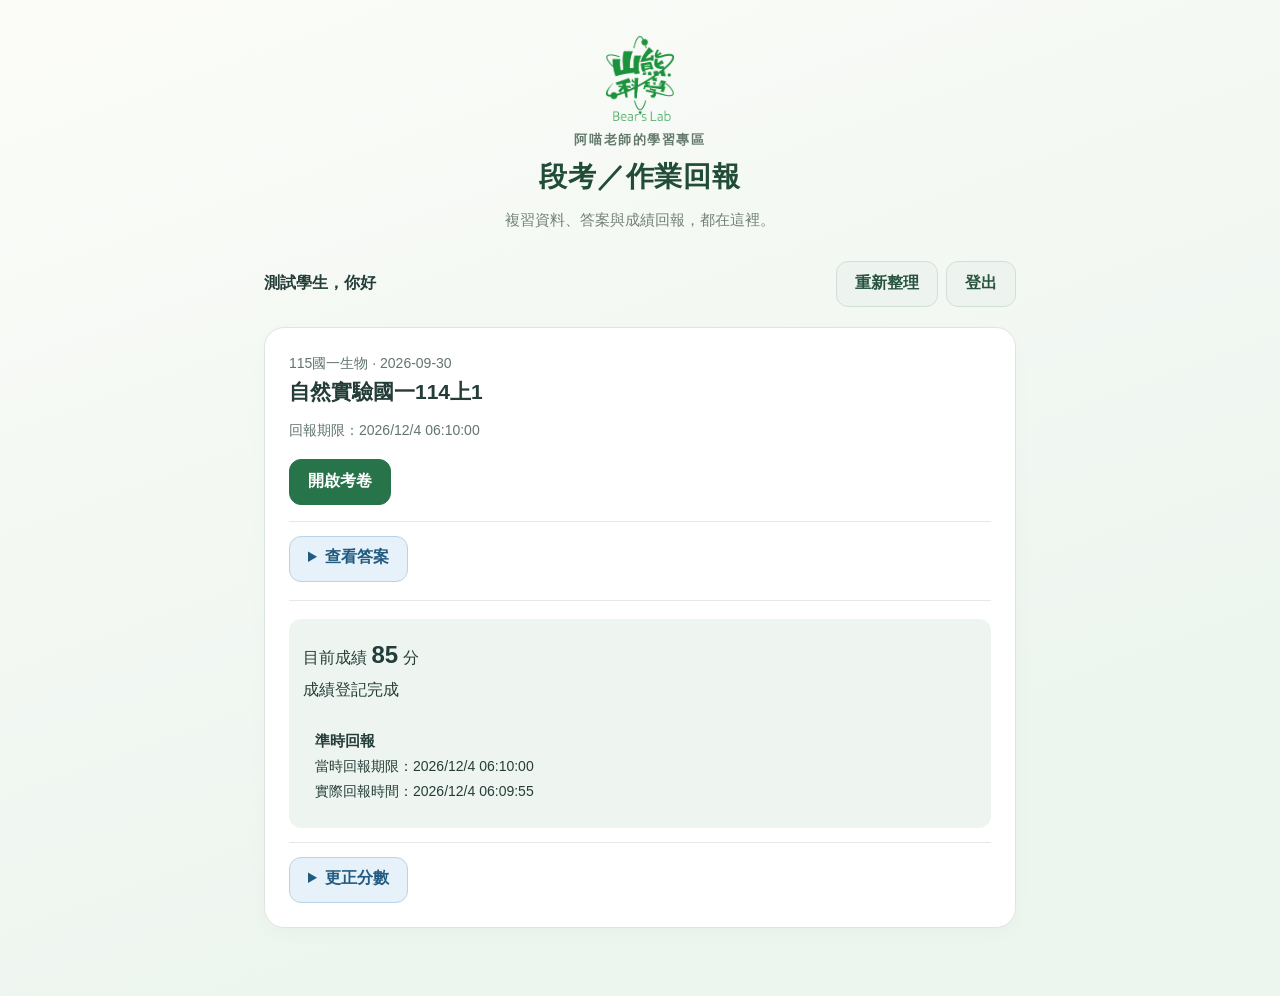
<file: tests/report_correction_fixture.html>
<!doctype html><html lang="zh-Hant"><head><meta charset="utf-8"><meta name="viewport" content="width=device-width,initial-scale=1"><title>分數更正測試（假資料）</title><link rel="icon" href="../report-logo-green.png"><style>body{font-family:-apple-system,BlinkMacSystemFont,"Microsoft JhengHei",sans-serif}</style></head><body>
<script>
(async () => {
    const params = new URLSearchParams(location.search), admin = params.has('admin');
    const realNow = Date.now(), baseNow = realNow + Number(params.get('clockSkew') || 0);
    const mk = (title, report, official, dueAt = baseNow - 86400000) => ({assignmentId:'paper_'+title, teacherKey:'miaw', className:'115國一生物', title, date:'2026-09-30', examId:'exam_'+title, dueAt, maxScore:100, questionUrl:'https://drive.google.com/file/d/abcdefghij_123/view', answerText:'答案測試', answerReady:true, report, official:official || {state:'blank'}, canSubmit:!report&&!official});
    const receipt = (isLate, status='completed', dueAtSnapshot=baseNow-86400000) => ({status,score:85,receivedAt:isLate === false ? dueAtSnapshot-5000 : baseNow-5000,completedAt:baseNow,dueAtSnapshot,isLate,revision:0});
    const items = [mk('逾期未回報',null),mk('準時完成',receipt(false),{state:'score',score:85}),mk('遲交完成',receipt(true),{state:'score',score:95}),mk('遲交背景登記',receipt(true,'queued')),mk('舊回報',receipt(null,'completed',null),{state:'score',score:85}),mk('Sheet已登記',null,{state:'score',score:90}),mk('未設期限',null,null,0)];
    if (params.has('crossing')) items.splice(0,items.length,mk('輸入途中到期',null,null,baseNow+Number(params.get('crossing'))));
    items.splice(0, items.length, mk('自然實驗國一114上1',receipt(false),{state:'score',score:85}));
    items.forEach(a=>{a.canCorrect=true;a.submissionRevision=1;});
    window.__fixture={items,calls:[],mode:'success',complete(){items.forEach(a=>{if(a.report){a.report.status='completed';a.official={state:'score',score:a.report.score};a.canCorrect=true;a.submissionRevision=a.report.revision+1;}});}};
    const api = async(name,data) => {
        window.__fixture.calls.push({name,data});
        if(admin) {
            const assignment={...items[0],status:'published',revision:1,kind:'practice'};
            if(data.action==='overview')return{data:{assignment,rows:items.map((a,i)=>({name:'測試學生'+(i+1),...a}))}};
            return{data:data.className ? {assignments:{[assignment.assignmentId]:assignment},catalog:{}} : {classes:['115國一生物']}};
        }
        if(data.action==='list')return{data:JSON.parse(JSON.stringify({items,identityKey:'fixture-only',name:'測試學生',teacherKey:'miaw',teacherLabel:'阿喵老師',serverNow:baseNow+Date.now()-realNow}))};
        if(data.action==='submit'){
            const a=items.find(x=>x.assignmentId===data.assignmentId);
            if(window.__fixture.mode==='lost'){window.__fixture.mode='success';throw new Error('connection lost');}
            if(data.correction){a.report={...a.report,score:Number(data.score),status:'queued',revision:data.submissionRevision,updatedAt:baseNow};a.canCorrect=false;}
            if(!a.report)a.report={...receipt(!!a.dueAt&&baseNow+Date.now()-realNow>a.dueAt,'queued',a.dueAt),receivedAt:baseNow+Date.now()-realNow,score:Number(data.score)};
            a.canSubmit=false;return{data:{received:true,report:a.report}};
        }
        return{data:{}};
    };
    const auth={currentUser:{uid:'fixture'},onAuthStateChanged:fn=>fn(auth.currentUser),signOut:async()=>{auth.currentUser=null;}};
    const funcs={httpsCallable:name=>data=>api(name,data)};
    window.firebaseConfig={};window.firebase={initializeApp:()=>({auth:()=>auth,functions:()=>funcs}),functions:()=>funcs,auth:()=>auth};
    const style=document.createElement('link');style.rel='stylesheet';style.href=admin?'../../dashboard/report_portal_admin.css':'../report_portal.css';document.head.appendChild(style);
    if(admin){document.body.innerHTML='<main id="report-portal-admin" style="padding:16px;max-width:1200px;margin:auto"></main>';}
    else {
        const html=await(await fetch('../report.html')).text();const doc=new DOMParser().parseFromString(html,'text/html');
        doc.querySelector('.rp-logo').setAttribute('src','../report-logo-green.png');document.body.innerHTML=doc.body.innerHTML;
    }
    const script=document.createElement('script');script.src=admin?'../../dashboard/report_portal_admin.js':'../report_portal.js';
    script.onload=async()=>{if(admin)await window.mountReportPortal();window.__fixture.ready=true;};document.body.appendChild(script);
})();
</script></body></html>
</file>
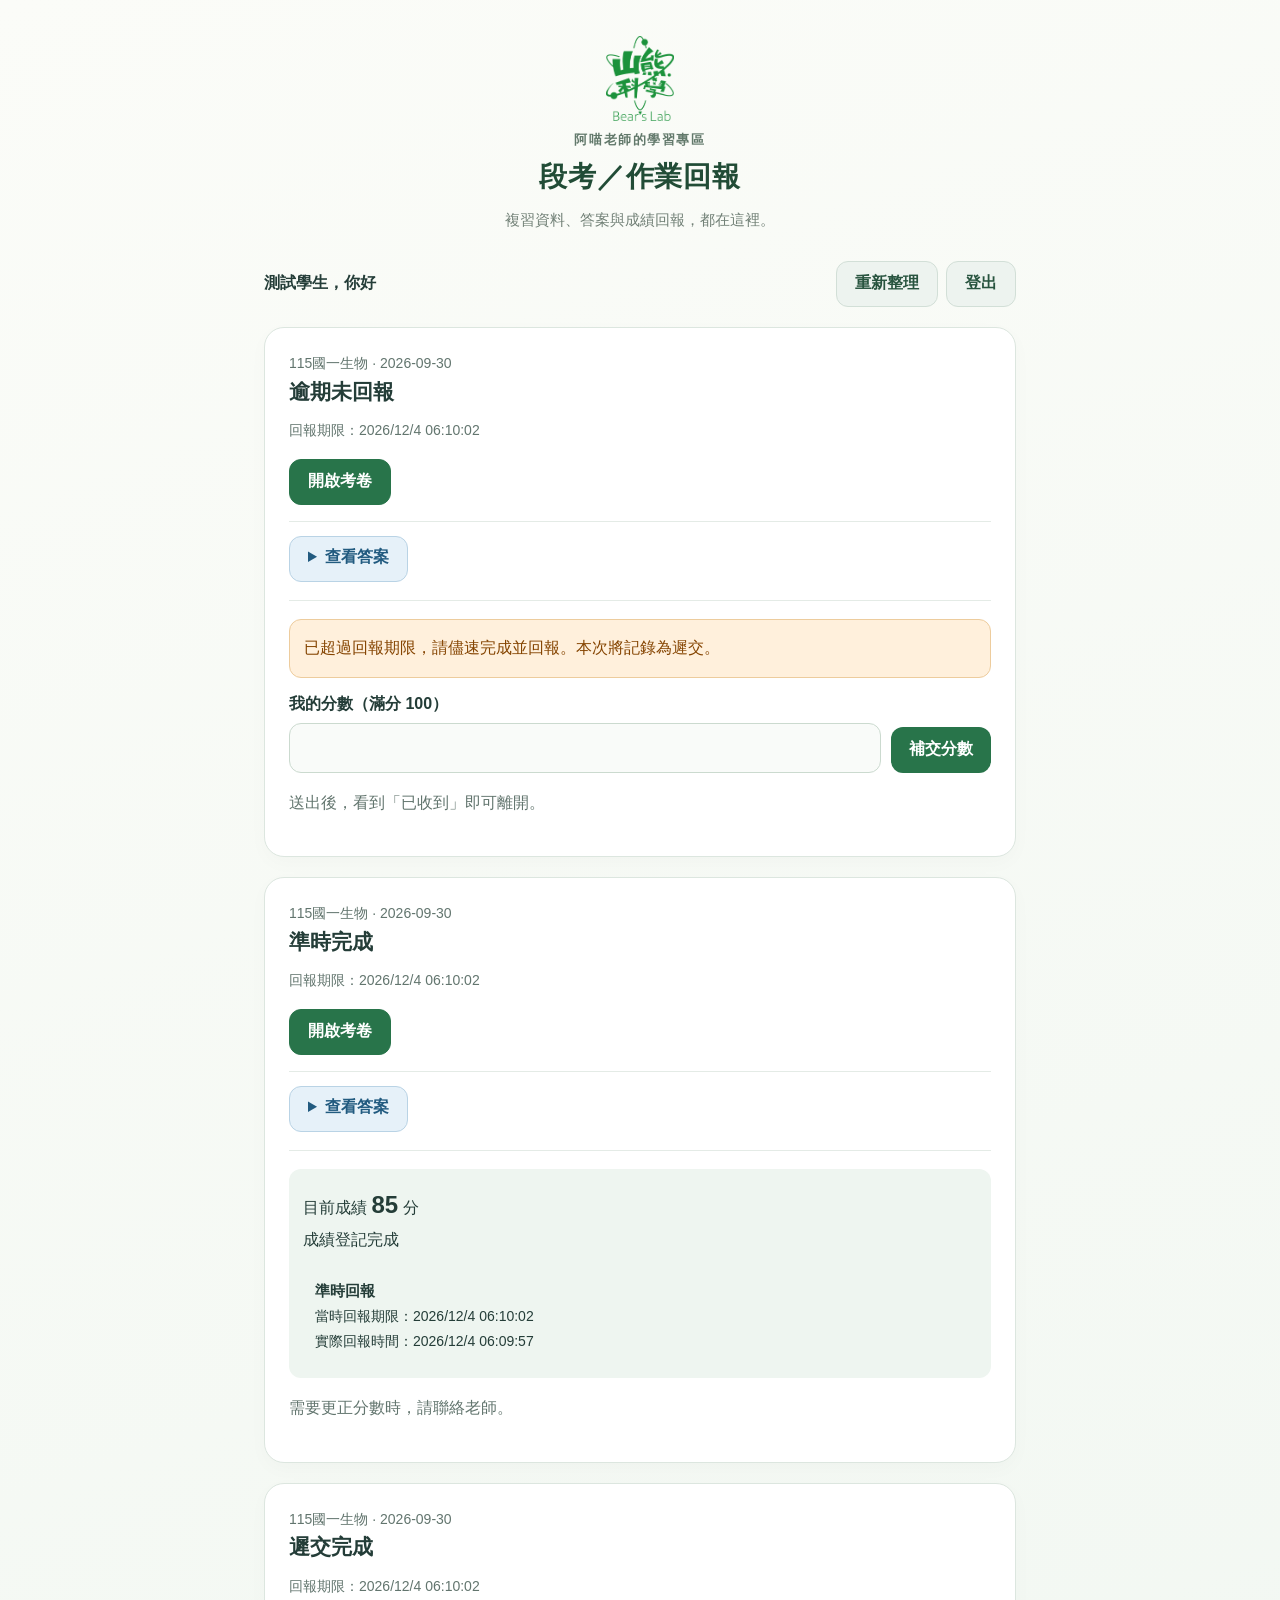
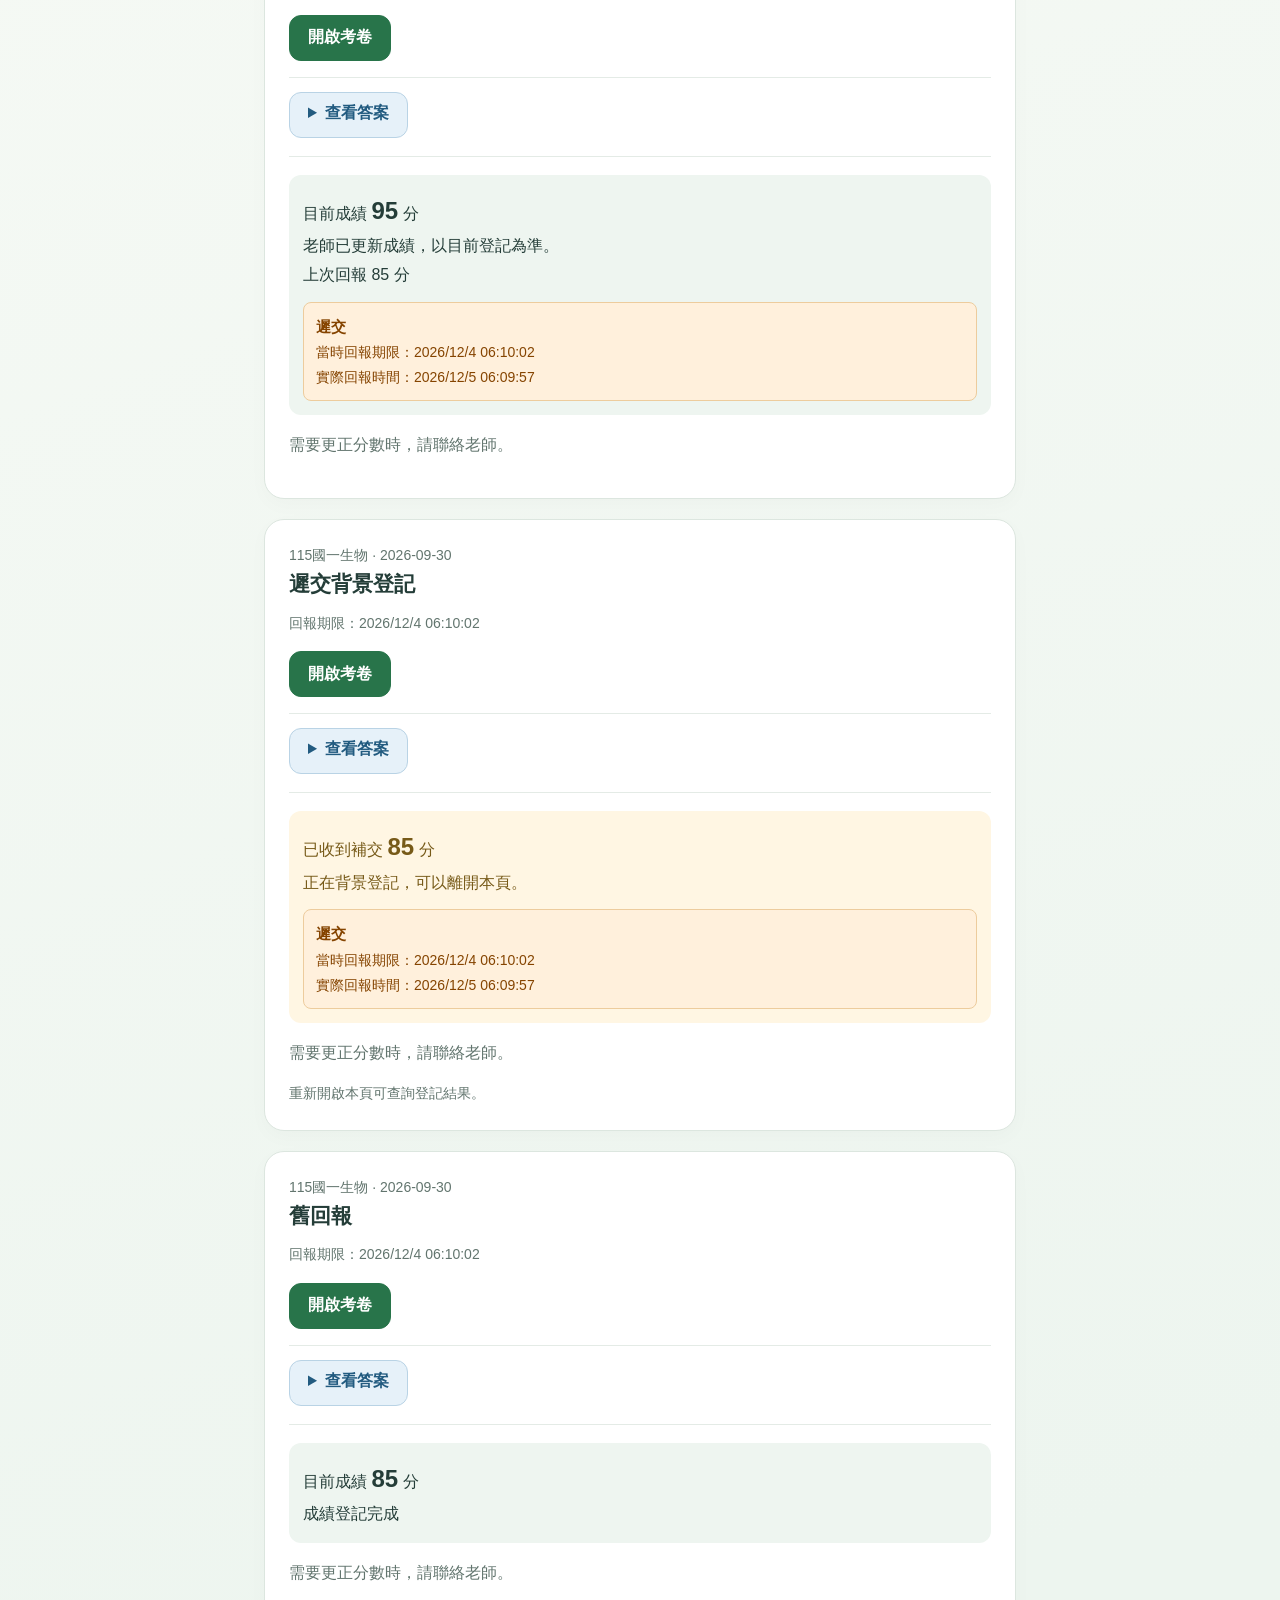
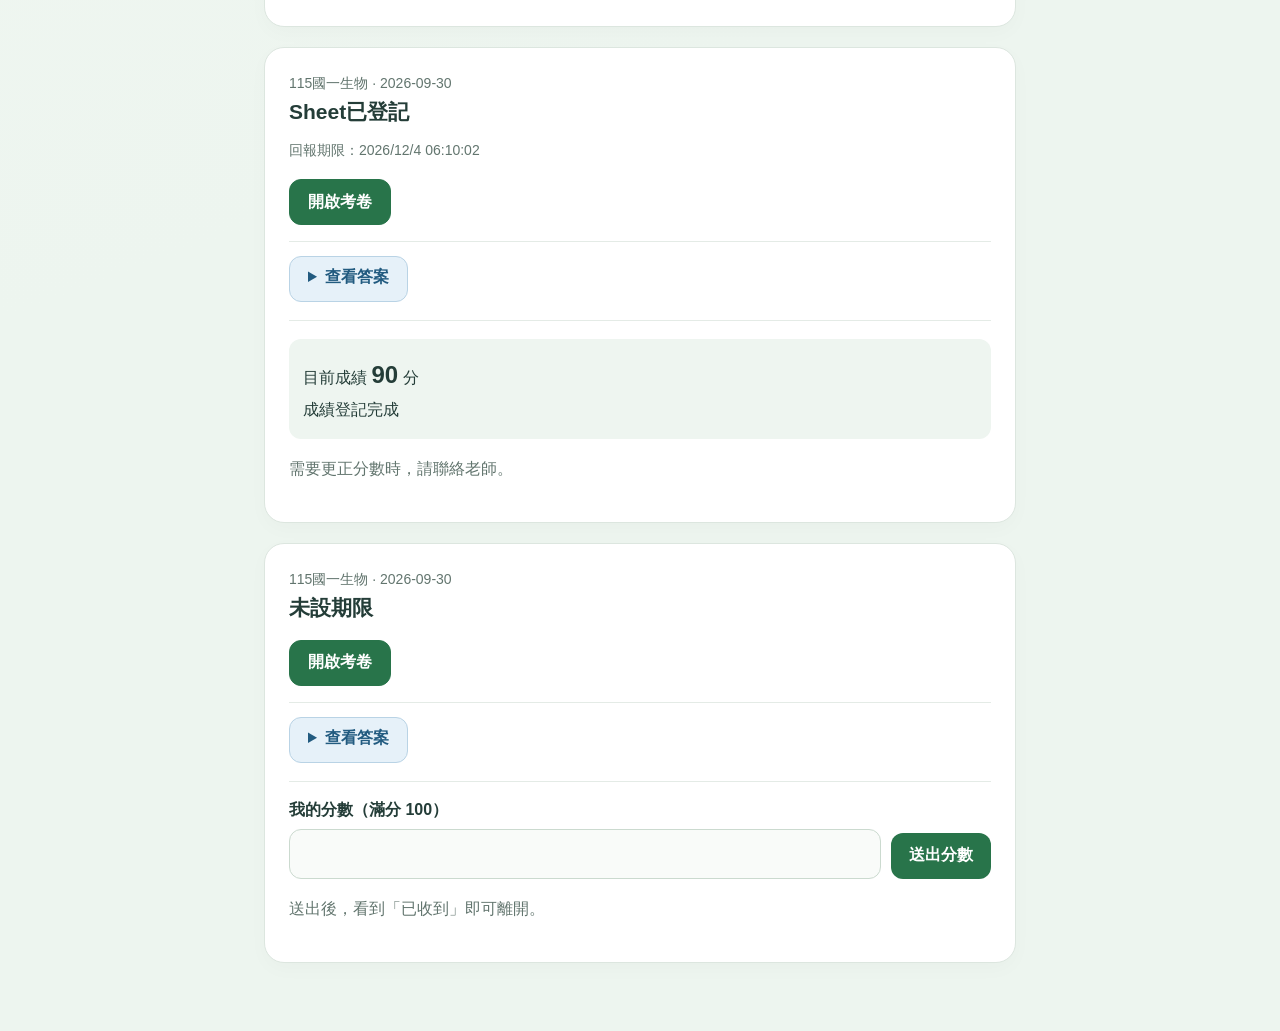
<file: tests/report_late_fixture.html>
<!doctype html><html lang="zh-Hant"><head><meta charset="utf-8"><meta name="viewport" content="width=device-width,initial-scale=1"><title>回報遲交測試（假資料）</title><link rel="icon" href="../report-logo-green.png"><style>body{font-family:-apple-system,BlinkMacSystemFont,"Microsoft JhengHei",sans-serif}</style></head><body>
<script>
(async () => {
    const params = new URLSearchParams(location.search), admin = params.has('admin');
    const realNow = Date.now(), baseNow = realNow + Number(params.get('clockSkew') || 0);
    const mk = (title, report, official, dueAt = baseNow - 86400000) => ({assignmentId:'paper_'+title, teacherKey:'miaw', className:'115國一生物', title, date:'2026-09-30', examId:'exam_'+title, dueAt, maxScore:100, questionUrl:'https://drive.google.com/file/d/abcdefghij_123/view', answerText:'答案測試', answerReady:true, report, official:official || {state:'blank'}, canSubmit:!report&&!official});
    const receipt = (isLate, status='completed', dueAtSnapshot=baseNow-86400000) => ({status,score:85,receivedAt:isLate === false ? dueAtSnapshot-5000 : baseNow-5000,completedAt:baseNow,dueAtSnapshot,isLate,revision:0});
    const items = [mk('逾期未回報',null),mk('準時完成',receipt(false),{state:'score',score:85}),mk('遲交完成',receipt(true),{state:'score',score:95}),mk('遲交背景登記',receipt(true,'queued')),mk('舊回報',receipt(null,'completed',null),{state:'score',score:85}),mk('Sheet已登記',null,{state:'score',score:90}),mk('未設期限',null,null,0)];
    if (params.has('crossing')) items.splice(0,items.length,mk('輸入途中到期',null,null,baseNow+Number(params.get('crossing'))));
    window.__fixture={items,calls:[],mode:'success',complete(){items.forEach(a=>{if(a.report){a.report.status='completed';a.official={state:'score',score:a.report.score};}});}};
    const api = async(name,data) => {
        window.__fixture.calls.push({name,data});
        if(admin) {
            const assignment={...items[0],status:'published',revision:1,kind:'practice'};
            if(data.action==='overview')return{data:{assignment,rows:items.map((a,i)=>({name:'測試學生'+(i+1),...a}))}};
            return{data:data.className ? {assignments:{[assignment.assignmentId]:assignment},catalog:{}} : {classes:['115國一生物']}};
        }
        if(data.action==='list')return{data:JSON.parse(JSON.stringify({items,identityKey:'fixture-only',name:'測試學生',teacherKey:'miaw',teacherLabel:'阿喵老師',serverNow:baseNow+Date.now()-realNow}))};
        if(data.action==='submit'){
            const a=items.find(x=>x.assignmentId===data.assignmentId);
            if(window.__fixture.mode==='lost'){window.__fixture.mode='success';throw new Error('connection lost');}
            if(!a.report)a.report={...receipt(!!a.dueAt&&baseNow+Date.now()-realNow>a.dueAt,'queued',a.dueAt),receivedAt:baseNow+Date.now()-realNow,score:Number(data.score)};
            a.canSubmit=false;return{data:{received:true,report:a.report}};
        }
        return{data:{}};
    };
    const auth={currentUser:{uid:'fixture'},onAuthStateChanged:fn=>fn(auth.currentUser),signOut:async()=>{auth.currentUser=null;}};
    const funcs={httpsCallable:name=>data=>api(name,data)};
    window.firebaseConfig={};window.firebase={initializeApp:()=>({auth:()=>auth,functions:()=>funcs}),functions:()=>funcs,auth:()=>auth};
    const style=document.createElement('link');style.rel='stylesheet';style.href=admin?'../../dashboard/report_portal_admin.css':'../report_portal.css';document.head.appendChild(style);
    if(admin){document.body.innerHTML='<main id="report-portal-admin" style="padding:16px;max-width:1200px;margin:auto"></main>';}
    else {
        const html=await(await fetch('../report.html')).text();const doc=new DOMParser().parseFromString(html,'text/html');
        doc.querySelector('.rp-logo').setAttribute('src','../report-logo-green.png');document.body.innerHTML=doc.body.innerHTML;
    }
    const script=document.createElement('script');script.src=admin?'../../dashboard/report_portal_admin.js':'../report_portal.js';
    script.onload=async()=>{if(admin)await window.mountReportPortal();window.__fixture.ready=true;};document.body.appendChild(script);
})();
</script></body></html>
</file>
<file: gifted/app.css>
:root{font-family:-apple-system,BlinkMacSystemFont,'Noto Sans TC',sans-serif;color:#213c31;background:#f1f4ee;font-size:17px;line-height:1.6}*{box-sizing:border-box}body{margin:0}.environment{background:#e3e9db;text-align:center;padding:7px 16px;color:#516345;font-size:13px}header{display:flex;justify-content:space-between;align-items:center;padding:22px max(24px,calc((100vw - 1100px)/2));border-bottom:1px solid #d8e1d5;background:white;gap:20px}.brand{font-weight:750;font-size:22px;white-space:nowrap}.brand span{font-weight:400;margin-left:15px;font-size:16px;color:#65786c}nav{display:flex;gap:22px}a{color:#23674d;text-underline-offset:4px}main{max-width:1120px;margin:42px auto;padding:0 24px 70px}.eyebrow{font-size:14px;color:#617665;margin:0}h1{font-size:32px;letter-spacing:.02em;margin:10px 0}h2{font-size:23px;margin:0 0 16px}.lead{color:#5f7368;margin-top:10px}.workflow{display:flex;gap:12px;flex-wrap:wrap;margin:28px 0}.workflow span{background:#e1eadf;padding:8px 15px;border-radius:22px;font-size:15px}section{background:white;border:1px solid #d9e2d7;border-radius:16px;padding:26px;margin:24px 0;min-width:0}.section-heading{display:flex;align-items:center;justify-content:space-between;gap:16px;flex-wrap:wrap}.tag{background:#edf2e9;border-radius:8px;padding:6px 12px;font-size:14px}.actions{display:flex;gap:12px;align-items:center;flex-wrap:wrap;margin-top:20px}button,.link-button{font:inherit;font-weight:600;border:1px solid #acc6b4;border-radius:9px;background:white;color:#265a43;padding:11px 18px;cursor:pointer;min-height:46px;text-decoration:none;display:inline-block}button.primary,.primary{background:#286349;color:white;border-color:#286349}button:disabled{opacity:.45;cursor:not-allowed}input,select{font:inherit;padding:10px;border:1px solid #b7cbbc;border-radius:7px;min-width:0;max-width:100%}label>input:not([type=checkbox]):not([type=radio]){display:block;width:100%;margin:6px 0}.score-inputs{display:grid;grid-template-columns:1fr 1fr;gap:20px;margin:16px 0}.muted{color:#6a7c70;font-size:14px}.post-card{background:#f2f6ef;border-left:4px solid #73996e;padding:18px;border-radius:10px;margin:20px 0}.post-card h3{margin-top:0}.post-card a{margin:6px 8px 6px 0}.score-cards{display:grid;grid-template-columns:repeat(auto-fit,minmax(200px,1fr));gap:16px}.score-card{padding:16px;border-radius:10px;background:#eaf3e8}.score-card b{font-size:30px;display:block}.score-card p{margin:6px 0}.pending{background:#fff5df}#sheet{overflow:auto}table{border-collapse:collapse;width:100%;font-size:15px}td,th{padding:12px;border:1px solid #d4dfd5;text-align:left;min-width:130px}td:first-child,th:first-child{min-width:100px}th{background:#eff4eb}details{margin-top:22px}summary{cursor:pointer;font-weight:650}#error{color:#922d20;max-width:1070px;margin:20px auto;padding:0 24px;overflow-wrap:anywhere}.question-nav{display:flex;align-items:center;gap:16px;justify-content:space-between}.question-nav label{display:flex;align-items:center;gap:10px}.question-nav select{max-width:180px}#questionCard{margin:24px 0;font-size:19px}.option{display:flex;align-items:flex-start;gap:10px;padding:13px;border:1px solid #d4dfd5;border-radius:10px;margin:10px 0;cursor:pointer}.option:has(input:checked){border-color:#2b6b4d;background:#edf6ed}.option>span{flex:1;min-width:0;overflow-wrap:anywhere}.option input{margin-top:8px;flex:none;width:19px;height:19px}#answerGrid{display:flex;flex-wrap:wrap;gap:6px;margin:20px 0}#answerGrid button{font-size:14px;min-height:38px;padding:4px 8px;min-width:48px}.answered{background:#e7f1e4}#answerGrid button[aria-current=true]{border:2px solid #255b40}.check{display:flex;align-items:center;gap:10px}.check input{width:20px;height:20px}#result{display:flex;flex-wrap:wrap;gap:8px}.result{font-size:14px;background:#e9f2e5;padding:4px 9px;border-radius:6px}.result.wrong{background:#ffeedf}#receipt:empty,#error:empty{display:none}#receipt{background:#e8f3e3;padding:16px;border-radius:10px;overflow-wrap:anywhere}#studentStatus{color:#657868}.student-media{max-width:100%}#postStatus{color:#376249}#gradeStatus{margin-bottom:22px}@media(max-width:600px){:root{font-size:17px}header{padding:16px;gap:10px;align-items:flex-start;flex-direction:column}.brand{font-size:20px}nav{font-size:15px}main{padding:0 14px 40px;margin-top:26px}h1{font-size:26px}section{padding:18px;margin:18px 0}h2{font-size:21px}.score-inputs{gap:12px}.question-nav{gap:7px}.question-nav label{flex-direction:column;gap:4px;font-size:14px}.question-nav button{padding:9px}.question-nav select{max-width:125px}#questionCard{font-size:18px}.actions>button{flex:1}.environment{font-size:12px}}
[hidden]{display:none!important}
/* 20261010：沿用聯絡簿綠色識別；題目閱讀與送出狀態優先。 */
:root{--bear-green:#278544;--bear-ink:#234735;--bear-border:#dce7dc;background:#f4f7f2;color:var(--bear-ink)}
[hidden]{display:none!important}
header{padding-top:16px;padding-bottom:16px;border-bottom-color:var(--bear-border)}
.brand{display:flex;align-items:center;gap:18px;white-space:normal;line-height:1.5}
.brand img{width:66px;height:82px;object-fit:contain;flex:none}
.brand>div{font-size:21px;font-weight:750}
.brand span{display:block;margin:2px 0 0;font-size:13px;letter-spacing:.04em;color:#687a6d}
.brand-note{font-size:13px;color:#718272}
main{max-width:960px;margin-top:28px}
h1{font-size:30px;color:var(--bear-ink);margin-bottom:6px}
.lead{font-size:16px;margin-top:6px}
section{border-color:var(--bear-border);border-radius:20px;box-shadow:0 4px 18px #274b3610}
.homework-reminder{padding:18px 22px;margin:22px 0;background:#eaf3e8;border-radius:14px;border-left:4px solid var(--bear-green);font-size:15px}
.homework-reminder>strong{font-size:16px}.homework-reminder ol{margin:8px 0 0;padding-left:23px}.homework-reminder li+li{margin-top:4px}
.tag{overflow-wrap:anywhere}.score-card{background:#eef6ec;border:1px solid #dcebd6;border-radius:14px;padding:18px}
.score-card.pending{background:#f7f8f5;border-color:#e5e8df}.score-card.processing{background:#edf7ef;border-color:#bcdcc2}
.score-card b{line-height:1.35;margin:8px 0;font-size:32px}.score-card small{font-size:16px;font-weight:500;color:#617963;white-space:nowrap}
.score-card p{font-size:14px;line-height:1.65}.score-card strong{font-size:15px}.submission-state{padding:20px;background:#edf7ef;border-radius:14px}.submission-state strong{font-size:26px}.submission-state p{margin-bottom:0}
.grade-status-row{display:flex;align-items:center;justify-content:space-between;gap:12px;margin-top:12px}.grade-status-row p{font-size:14px;color:#597160;margin:0}
button.quiet-button{font-size:13px;padding:8px 12px;white-space:nowrap;flex:none;background:#fff;border-color:#d5e1d6}
button.primary{background:var(--bear-green);border-color:var(--bear-green);box-shadow:0 3px 10px #23773820}
button:hover:not(:disabled){border-color:var(--bear-green);filter:brightness(.98)}button:focus-visible,input:focus-visible,select:focus-visible{outline:3px solid #78b68b;outline-offset:3px}
.option{padding:16px;border-color:#dce5dc;border-radius:13px}.option:has(input:checked){border-color:var(--bear-green);background:#edf6eb}.option input{accent-color:var(--bear-green)}
#receipt{background:#e7f5e6;border:1px solid #c7dfbf;color:#295c36;font-weight:600;line-height:1.8}
#error:not(:empty){background:#fff6ed;border:1px solid #edd5ba;border-radius:14px;padding:18px 22px;max-width:910px}
@media(max-width:600px){header{flex-direction:row;align-items:center;padding:12px 18px}.brand{gap:13px}.brand img{width:50px;height:62px}.brand>div{font-size:19px}.brand-note{display:none}main{margin-top:22px}h1{font-size:26px}.homework-reminder{padding:16px;font-size:15px}section{border-radius:16px;padding:18px}.score-cards{grid-template-columns:1fr;gap:10px}.score-card{padding:13px}.score-card b{font-size:25px}.score-card small{font-size:13px}.score-card strong{font-size:14px}.grade-status-row{align-items:flex-start;flex-direction:column}#error:not(:empty){margin:16px 14px}.check{align-items:flex-start}.check input{flex:none}.tag{font-size:12px}#answerGrid button{min-height:44px;min-width:44px}.question-nav button{font-size:15px}}
@media(prefers-reduced-motion:reduce){*{scroll-behavior:auto!important;transition:none!important}}

#correctionRequest textarea{display:block;width:100%;min-height:110px;border:1px solid #bbd0bc;border-radius:10px;margin:8px 0 18px;padding:12px;font:inherit}#correctionRequest details{border:1px solid #dce5dc;border-radius:12px;margin:10px 0;padding:14px;background:white}#correctionRequest summary{cursor:pointer;min-height:32px;font-weight:600}#correctionRequest details p{white-space:pre-wrap}.correction-state{background:#edf3e7;border-radius:10px;padding:14px}#correctionRequest [data-cr=status]{overflow-wrap:anywhere}

.scope-label{display:block;font-size:18px;font-weight:600;color:#567566;margin-top:5px}

#resultSection{scroll-margin-top:16px}#resultStatus:empty{display:none}#result button.result{min-height:44px;line-height:1.5}#result button.result.wrong{border-color:#dca86b;color:#81441f}#result{margin-top:16px}#result .gifted-result-explanations{width:100%}

#answerGrid button{display:flex;align-items:center;justify-content:center;gap:5px;flex-wrap:wrap;min-height:44px;max-width:100%}
#answerGrid button.needs-correction{background:#fff0f0;border-color:#dca0a5;color:#952d38}
#answerGrid button.needs-correction[aria-current=true]{border-color:#952d38}
#answerGrid .answer-correction{font-weight:750;white-space:nowrap}#answerGrid s{color:#865059;text-decoration-thickness:2px}
#answerGrid button.awaiting-grading{background:#fff6df;border-color:#dec78b;color:#76571d}
#answerGridHelp{font-size:14px;color:#952d38;margin:0;line-height:1.7}


/* Align the homework and exam mastheads with the question content. */
header.assessment-header{display:block;padding-inline:0}
.assessment-header-inner{max-width:960px;margin-inline:auto;padding-inline:24px;display:flex;align-items:center;justify-content:space-between;gap:20px}
@media(max-width:600px){.assessment-header-inner{padding-inline:14px}}

.student-media-retry{margin-block-start:.5rem;max-inline-size:100%;padding:.35rem .5rem;font-size:14px;}
.student-media-retry[aria-disabled="true"]{opacity:.65;cursor:default;}
</file>
<file: gifted/student-media.css>
/* Relative reading sizes follow question text, with a separate full-size viewer. */
.student-panel,.student-questions,.student-prompt,.student-options{grid-template-columns:minmax(0,1fr)}
.student-question,#studentQuestionPanel{min-width:0}
.student-question .student-assets{display:flex;flex-direction:column;align-items:flex-start;gap:12px;max-width:100%;min-width:0}
.student-media{display:block;max-width:100%;min-width:0;margin:0;border:1px solid #d7e0da;border-radius:8px;background:#fff;overflow:hidden}
.student-media[data-media-kind=option] .student-media-preview>img{max-height:var(--student-media-image-height,220px)}
.student-media-preview{max-width:100%;overflow:auto;cursor:zoom-in;padding:12px}
.student-media-preview>img{display:block;width:auto;max-width:min(100%,var(--student-media-image-width,100%));height:auto;max-height:var(--student-media-image-height,300px);object-fit:contain;border:0;border-radius:0;padding:0}
.student-question .student-media .asset-table{width:100%;min-width:280px;max-width:none;font-size:17px;line-height:1.55;table-layout:auto;margin:0}
.student-media .asset-table th,.student-media .asset-table td{padding:8px 10px;word-break:normal;overflow-wrap:normal}
.asset-table{border-collapse:collapse}.asset-table th,.asset-table td{border:1px solid #bfcfc3;text-align:center}.asset-table th{background:#edf5ef}
.student-question .student-media .asset-table-compact,.student-media-content .asset-table-compact{table-layout:fixed;min-width:0;width:100%}
.student-media .asset-table-compact th,.student-media .asset-table-compact td{padding:6px 4px;overflow-wrap:anywhere}
.student-media .student-media-open{display:flex;align-items:center;justify-content:space-between;width:100%;min-height:44px;padding:8px 12px;border:0;border-radius:0;border-top:1px solid #e4eae3;background:#f4f7f2;color:#285645;font-size:14px;font-weight:600;cursor:zoom-in}
.student-options label>span{min-width:0;flex:1}.student-options .student-assets{width:100%}
@media (min-width:768px){
  .image-options,.typed-choices.image-options{display:grid;grid-template-columns:repeat(var(--image-option-columns),minmax(0,1fr));gap:8px;margin:10px 0}
  .image-options .option,.image-options .typed-choice{
    display:grid;grid-template-columns:auto minmax(0,1fr);grid-template-rows:auto 1fr;
    align-items:center;gap:6px 8px;min-width:0;margin:0;padding:6px;
  }
  .image-options .option>span,.image-options .typed-choice-content{display:contents}
  .image-options label input{margin:0 0 0 4px}
  .image-options .typed-choice-text{grid-column:1/-1}
  .image-options .student-media{grid-column:1/-1;align-self:start;justify-self:center;margin:0}
  .image-options .student-media-preview>img{margin-inline:auto}
}
.student-media-open:focus-visible,.student-media-dialog button:focus-visible{outline:3px solid #b47a23;outline-offset:-3px}
body.student-media-opened{overflow:hidden}
.student-media-dialog{width:min(1120px,calc(100vw - 32px));height:min(900px,calc(100dvh - 32px));max-width:none;max-height:none;margin:auto;padding:0;border:1px solid #cddbcf;border-radius:12px;background:#fff;color:#183f30;box-shadow:0 16px 60px #0005}
.student-media-dialog[open]{display:flex;flex-direction:column}
.student-media-dialog::backdrop{background:#142920b8}
.student-media-dialog header{position:static;backdrop-filter:none;flex-direction:row;display:flex;align-items:center;justify-content:space-between;gap:16px;padding:14px 20px;border-bottom:1px solid #dce5dc;flex:none}
.student-media-dialog h2{font-size:20px;margin:0;padding:0;border:0}
.student-media-dialog button{min-width:44px;min-height:44px;padding:8px 14px;border:1px solid #d7e0da;border-radius:6px;background:#f1f6ef;color:#234e3d;font-size:16px;cursor:pointer}
.student-media-dialog button:disabled{opacity:.45;cursor:default}
.student-media-controls{display:flex;justify-content:center;align-items:center;gap:10px;padding:10px;flex:none}
.student-media-controls output{min-width:56px;text-align:center;font-variant-numeric:tabular-nums}
.student-media-viewport{flex:1;min-height:0;overflow:auto;background:#f4f6f3;padding:12px;overscroll-behavior:contain;touch-action:pan-x pan-y pinch-zoom}
.student-media-content{margin:0 auto;background:#fff;min-width:0}
.student-media-content img{display:block;width:100%;max-width:none;height:auto;max-height:none;padding:0;border:0}
.student-media-content .asset-table{width:100%;max-width:none;font-size:inherit;table-layout:auto;line-height:1.6;margin:0}
.student-media-content .asset-table th,.student-media-content .asset-table td{padding:.45em .6em;word-break:normal;overflow-wrap:normal}
.student-media-dialog>p{font-size:13px;line-height:1.6;padding:10px 16px;margin:0;color:#57695c;flex:none}
#studentResult[role=status]{scroll-margin-top:90px}
@media(max-width:600px){.student-media-dialog{width:calc(100vw - 12px);height:calc(100dvh - 12px);border-radius:8px}.student-media-dialog header{padding:10px 12px}.student-media-dialog h2{font-size:18px}.student-media-preview{padding:8px}.student-question .student-media .asset-table{font-size:16px}.student-media-content{margin:0}.student-media-viewport{padding:8px}}

/* Keep the calibrated glyph height when a wide diagram needs its own scroll area. */
.student-media[data-reading-size] .student-media-preview > img {
  width: var(--student-media-image-width);
  max-width: none;
  height: auto;
  max-height: none;
  margin-inline: 0;
}
[data-gifted-library] .student-media[data-reading-size] { font-size: 20px }
.correction-answers .student-media[data-reading-size] { font-size: 19px }
@media(max-width:600px) {
  [data-gifted-library] .student-media[data-reading-size] { font-size: 19px }
  .correction-answers .student-media[data-reading-size] { font-size: 18px }
}

/* Keep an image's place while its private download URL is prepared. */
.student-media-preview>img[data-media-deferred],.student-media-content>img[data-media-deferred]{
  width:min(100%,var(--student-media-image-width,100%));aspect-ratio:var(--student-media-ratio);
  background-color:#f1f5f9;color:transparent
}
</file>
<file: gifted-exam/exam.css>
.exam-result-note {margin:12px 0;padding:12px 14px;border-radius:8px;background:#edf6ed;}
#examError:empty {display:none;}
#examError {color:#922d20;}
#examOptions legend {margin-bottom:4px;font-size:1rem;color:#516345;}
#examOptions {border:0;padding:0;margin:0;min-width:0;}
#examOptions .option {display:grid;grid-template-columns:auto auto minmax(0,1fr);align-items:start;gap:10px;min-height:48px;}
#examOptions .option input {margin-top:.28em;}
#examOptions .exam-option-copy > p {margin:0;}
#answerGrid button {min-height:44px;}
.exam-table {overflow:auto;}
.exam-table td {min-width:0;}
#confirmSubmission {max-width:min(420px,90vw);border:1px solid #c8d9cb;border-radius:14px;padding:18px 22px;color:#1c3d2c;}
#confirmSubmission::backdrop {background:#172d22a6;}
#confirmSubmission .actions {justify-content:flex-end;}

#confirmSubmission:not([open]) {display:none;}
#confirmSubmission.exam-confirm-legacy[open] {position:fixed;inset:0;margin:auto;width:fit-content;height:fit-content;z-index:10;background:#fff;box-shadow:0 0 0 200vmax #172d22a6;}
.exam-result-note button {min-height:44px;max-width:100%;white-space:normal;margin:4px 4px 4px 0;}

.exam-appeal textarea {display:block;box-sizing:border-box;width:100%;min-height:8rem;margin:.5rem 0;padding:.65rem;font:inherit;font-size:max(16px,1em);line-height:1.5;resize:vertical;border:1px solid #778b80;border-radius:8px;}
.exam-appeal label {font-weight:700;}
</file>
<file: gifted-library/gifted_library_question-renderer.css>
.typed-question-label{font-size:14px;color:#637469;margin:0 0 12px}
.typed-prompt,.typed-context-text{font-size:20px;line-height:1.75;white-space:normal;overflow-wrap:anywhere;margin:12px 0}
.typed-context{border-left:3px solid #a5b9aa;background:#f4f7f3;padding:8px 14px;margin:12px 0}
.typed-choices{display:grid;grid-template-columns:minmax(0,1fr);gap:9px;margin-top:18px}
.typed-choice{display:flex;align-items:flex-start;gap:10px;padding:12px;border:1px solid #c8d4cd;border-radius:8px;min-height:44px;box-sizing:border-box;width:100%;min-width:0;max-width:100%;margin:0!important;font-size:19px;line-height:1.65}
.typed-choice:has(input:checked){background:#edf6ee;border-color:#407b53}
.typed-choice input{flex:0 0 auto;margin-top:8px;width:18px;height:18px}
.typed-choice-label{flex:0 0 22px}
.typed-choice-content{flex:1;min-width:0;overflow-wrap:anywhere}
.typed-figures{display:flex;gap:12px;flex-wrap:wrap;margin:12px 0}
.typed-figures figure,.typed-choice figure,.typed-table figure{max-width:100%;margin:6px 0}
.typed-table-scroll{max-width:100%;overflow:auto;margin:14px 0}
.typed-table{border-collapse:collapse;font-size:18px;line-height:1.6;min-width:260px;width:max-content;max-width:none}
.typed-table td{border:1px solid #acbcb0;padding:8px 12px;min-width:45px;max-width:350px;vertical-align:top}
.typed-table tr:first-child{background:#eff4ee}
.typed-table td img{max-width:180px}
.typed-table td:empty{min-height:30px}
.typed-context .typed-prompt{font-size:18px}
@media(max-width:600px){.typed-prompt,.typed-context-text{font-size:19px}
.typed-choice{font-size:18px}
.typed-table{font-size:17px}
.typed-context{padding:6px 10px}
}


.typed-figures figure,.typed-choice figure,.typed-table figure{box-sizing:border-box}
</file>
<file: gifted-library/app.css>
:root{font:17px/1.75 -apple-system,BlinkMacSystemFont,"PingFang TC",sans-serif;color:#203c33;background:#f5f8f5}*{box-sizing:border-box}body{margin:0}main{max-width:960px;margin:auto;padding:18px 16px 50px}h1{font-size:26px;margin:4px 0}button{font:inherit;min-height:44px;cursor:pointer;padding:10px 18px;border:1px solid #b8cfc5;border-radius:9px;background:white;color:#245e4d}button:disabled{opacity:.6;cursor:default}[hidden]{display:none!important}#status{white-space:pre-line}#list{display:grid;grid-template-columns:repeat(auto-fit,minmax(140px,1fr));gap:12px;margin-top:18px}#list button{text-align:left;display:flex;flex-direction:column}#list small{font-size:14px;color:#52685f}.student-question{background:white;border:1px solid #d4e2d8;border-radius:12px;margin:18px 0;padding:18px;overflow-wrap:anywhere}.student-question textarea{display:block;width:100%;min-height:100px;font:inherit;border:1px solid #abbfb3;border-radius:6px;padding:10px}.question-result{border-top:1px solid #cbded2;padding-top:12px;margin-top:14px;white-space:pre-line;font-weight:600}.question-result[data-outcome=wrong]{color:#a52a35}.question-result[data-outcome=correct]{color:#176a48}.actions{display:flex;gap:12px;margin-top:14px}.actions>button{flex:1}#submit{background:#286b54;color:white;border-color:#286b54}.blank-check{display:flex;align-items:center;gap:10px}.blank-check input{width:22px;height:22px;flex:none}#actions{background:#e8f0e9;padding:16px;border-radius:10px}#result{font-weight:bold;white-space:pre-line}a,button,input,textarea{touch-action:manipulation}.typed-choices{min-width:0}.typed-choice-content{min-width:0}@media(max-width:400px){main{padding:14px 10px 40px}.student-question{padding:13px}.actions>button{padding:10px 8px}}

.answer-inputs{min-inline-size:0;margin:1rem 0 0;padding:0;border:0}
.answer-inputs legend{margin-block-end:.5rem;padding:0;color:#244435;font-weight:700}
.answer-inputs label{display:grid;grid-template-columns:minmax(0,1fr) minmax(5.5rem,12rem);align-items:center;gap:.75rem;margin-block-end:.45rem;padding:.45rem .65rem;border:1px solid #c9dacf;border-radius:.6rem}
.answer-inputs label[hidden]{display:none}
.answer-inputs input[type=text]{box-sizing:border-box;width:100%;min-block-size:44px;border:1px solid #8ba797;border-radius:.4rem;padding:.35rem .55rem;font:inherit;color:inherit;background:#fff}
.answer-inputs.check-options{display:flex;flex-wrap:wrap;gap:.45rem}
.answer-inputs .answer-option{display:flex;min-block-size:44px;cursor:pointer}
.answer-inputs .answer-option input{inline-size:1.2rem;block-size:1.2rem;margin:0;accent-color:#205c44}
.answer-inputs label.earlier-answer{display:block;width:100%}
.answer-inputs label.earlier-answer[hidden]{display:none}

.fill-review { display: flex; flex-wrap: wrap; align-items: center; gap: .5rem; margin-block-start: .5rem; }
.fill-review button { min-height: 44px; max-width: 100%; white-space: normal; }
.fill-review [role="status"] { overflow-wrap: anywhere; }
.student-media-retry { margin-block-start: .5rem; max-inline-size: 100%; padding: .35rem .5rem; font-size: 14px; }
.student-media-retry[aria-disabled="true"] { opacity: .65; cursor: default; }

.fill-appeal:not([hidden]) { display: grid; gap: .45rem; width: 100%; }
.fill-appeal label, .fill-appeal textarea { display: block; width: 100%; box-sizing: border-box; }
.fill-appeal textarea { min-height: 4rem; }
.fill-appeal button { justify-self: start; }
#questionResults { margin-block-start: 1.5rem; }
#questionResults h2 { margin: 0; font-size: 1.25rem; }
#questionResults p { margin: .25rem 0 .75rem; }
#resultGrid h3 { margin: .8rem 0 .35rem; font-size: 1rem; }
.answer-cells { display: flex; flex-wrap: wrap; gap: 6px; align-items: flex-start; }
.answer-cell { display: flex; align-items: center; justify-content: center; flex-wrap: wrap; gap: 5px; max-width: 100%; min-width: 44px; min-height: 44px; padding: 4px 8px; font-family: inherit; font-size: 14px; line-height: 1.55; font-weight: 600; white-space: normal; overflow-wrap: anywhere; }
.cell-answer { display: inline-flex; flex-wrap: wrap; gap: 0 .3em; align-items: baseline; min-width: 0; white-space: pre-line; }
.cell-answer small { flex-basis: 100%; font-size: .85em; }
.cell-answer b,.cell-answer s { max-width: 100%; }
.answer-cell[data-state=correct],.manual-row .cell-answer[data-state=correct] { background: #e7f1e4; color: #245e42; }
.answer-cell[data-state=wrong],.answer-cell[data-state=blank],.manual-row .cell-answer[data-state=wrong],.manual-row .cell-answer[data-state=blank] { background: #fff0f0; border-color: #dca0a5; color: #952d38; }
.cell-answer s { color: #865059; text-decoration-thickness: 2px; }
.manual-cell { display: grid; justify-content: stretch; width: 100%; text-align: start; padding: .55rem .65rem; }
.manual-row { display: flex; align-items: baseline; flex-wrap: wrap; gap: .15rem .5rem; }
.manual-row .cell-answer { padding: .16rem .4rem; border-radius: .3rem; }
.manual-row .cell-answer[data-state=pending] { background: #fff6df; color: #70521d; }
.manual-row .slot-label { font-weight: 500; }
.answer-cell:focus-visible,.student-question:focus-visible { outline: 3px solid #39755b; outline-offset: 2px; }
</file>
<file: gifted/gifted-result.css>
.gifted-result-explanations{min-width:0;margin-top:24px;color:#224338}
.gifted-result-explanations h3{margin:0 0 8px;font-size:20px}
.gifted-result-explanations>p{color:#61766d;margin:0 0 16px}
.gifted-result-explanations details{border:1px solid #d4e2da;border-radius:12px;margin:10px 0;overflow:hidden}
.gifted-result-explanations summary{cursor:pointer;display:flex;align-items:center;justify-content:space-between;gap:14px;min-height:52px;padding:13px 16px;background:#f3f8f4;list-style:none}
.gifted-result-explanations summary::-webkit-details-marker{display:none}
.gifted-result-explanations summary:focus-visible{outline:3px solid #4e8b72;outline-offset:-3px}
.gifted-result-explanations summary span{min-width:0;overflow-wrap:anywhere;font-weight:600}
.gifted-result-explanations summary b{font-size:14px;flex:none;padding:2px 8px;border-radius:8px;background:#e1eee5}
.gifted-result-explanations .needs-correction summary b{background:#ffeddd;color:#8c5422}
.gifted-result-body{padding:16px}
.gifted-result-body dl{display:grid;grid-template-columns:auto minmax(0,1fr);gap:5px 16px;margin:0 0 14px}
.gifted-result-body dt{color:#61766d}.gifted-result-body dd{margin:0;overflow-wrap:anywhere}
.gifted-result-explanation{line-height:1.8;white-space:pre-wrap;overflow-wrap:anywhere;font-size:18px;margin:12px 0}
.gifted-result-body button{min-height:44px;cursor:pointer;border:1px solid #b6ccbe;border-radius:8px;background:#fff;padding:8px 15px;color:#286247;font:inherit}
@media(max-width:390px){.gifted-result-explanations summary{padding:12px}.gifted-result-body{padding:14px}.gifted-result-explanation{font-size:17px}}
</file>
<file: gifted/gifted-proper-names.css>
/* A proper-name mark is a thin continuous line, not a hyperlink. */
.gifted-proper-name {
  text-decoration-line: underline;
  text-decoration-thickness: 1px;
  text-underline-offset: .18em;
  text-decoration-skip-ink: none;
}
</file>
